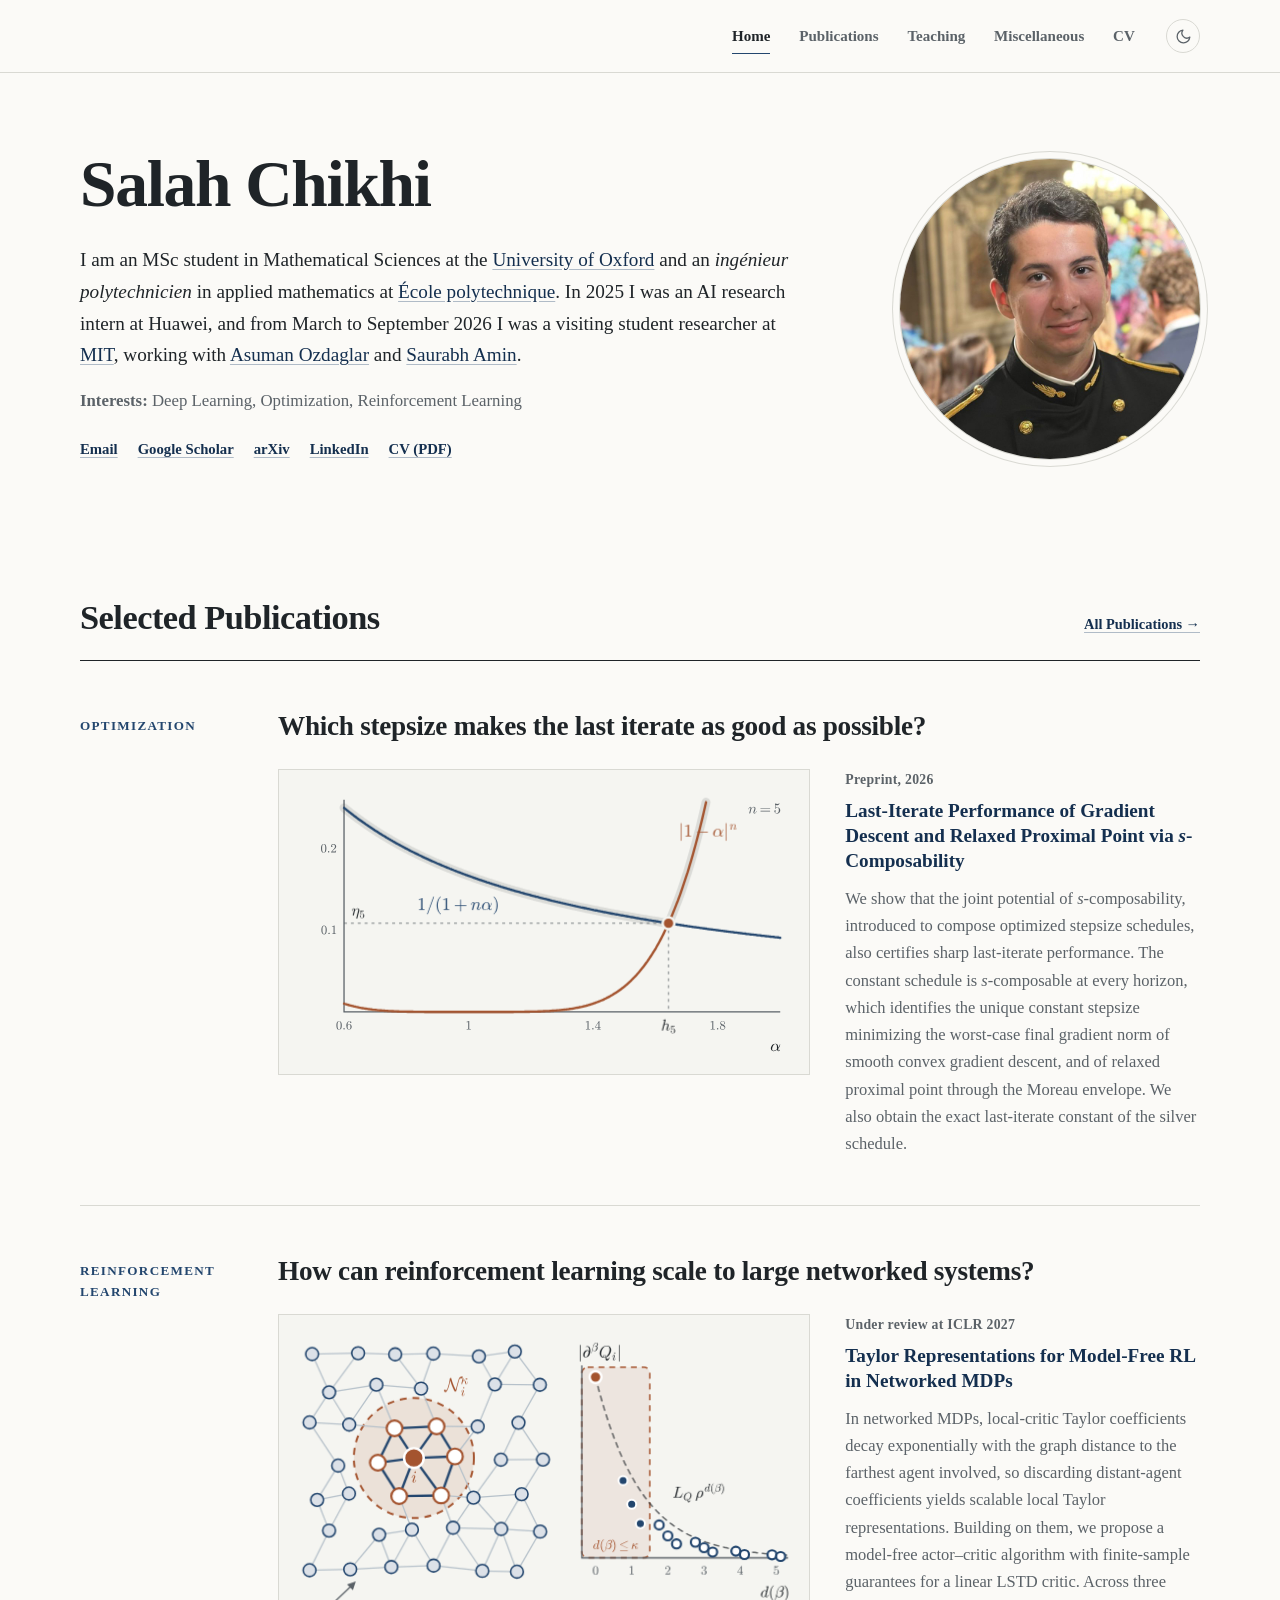
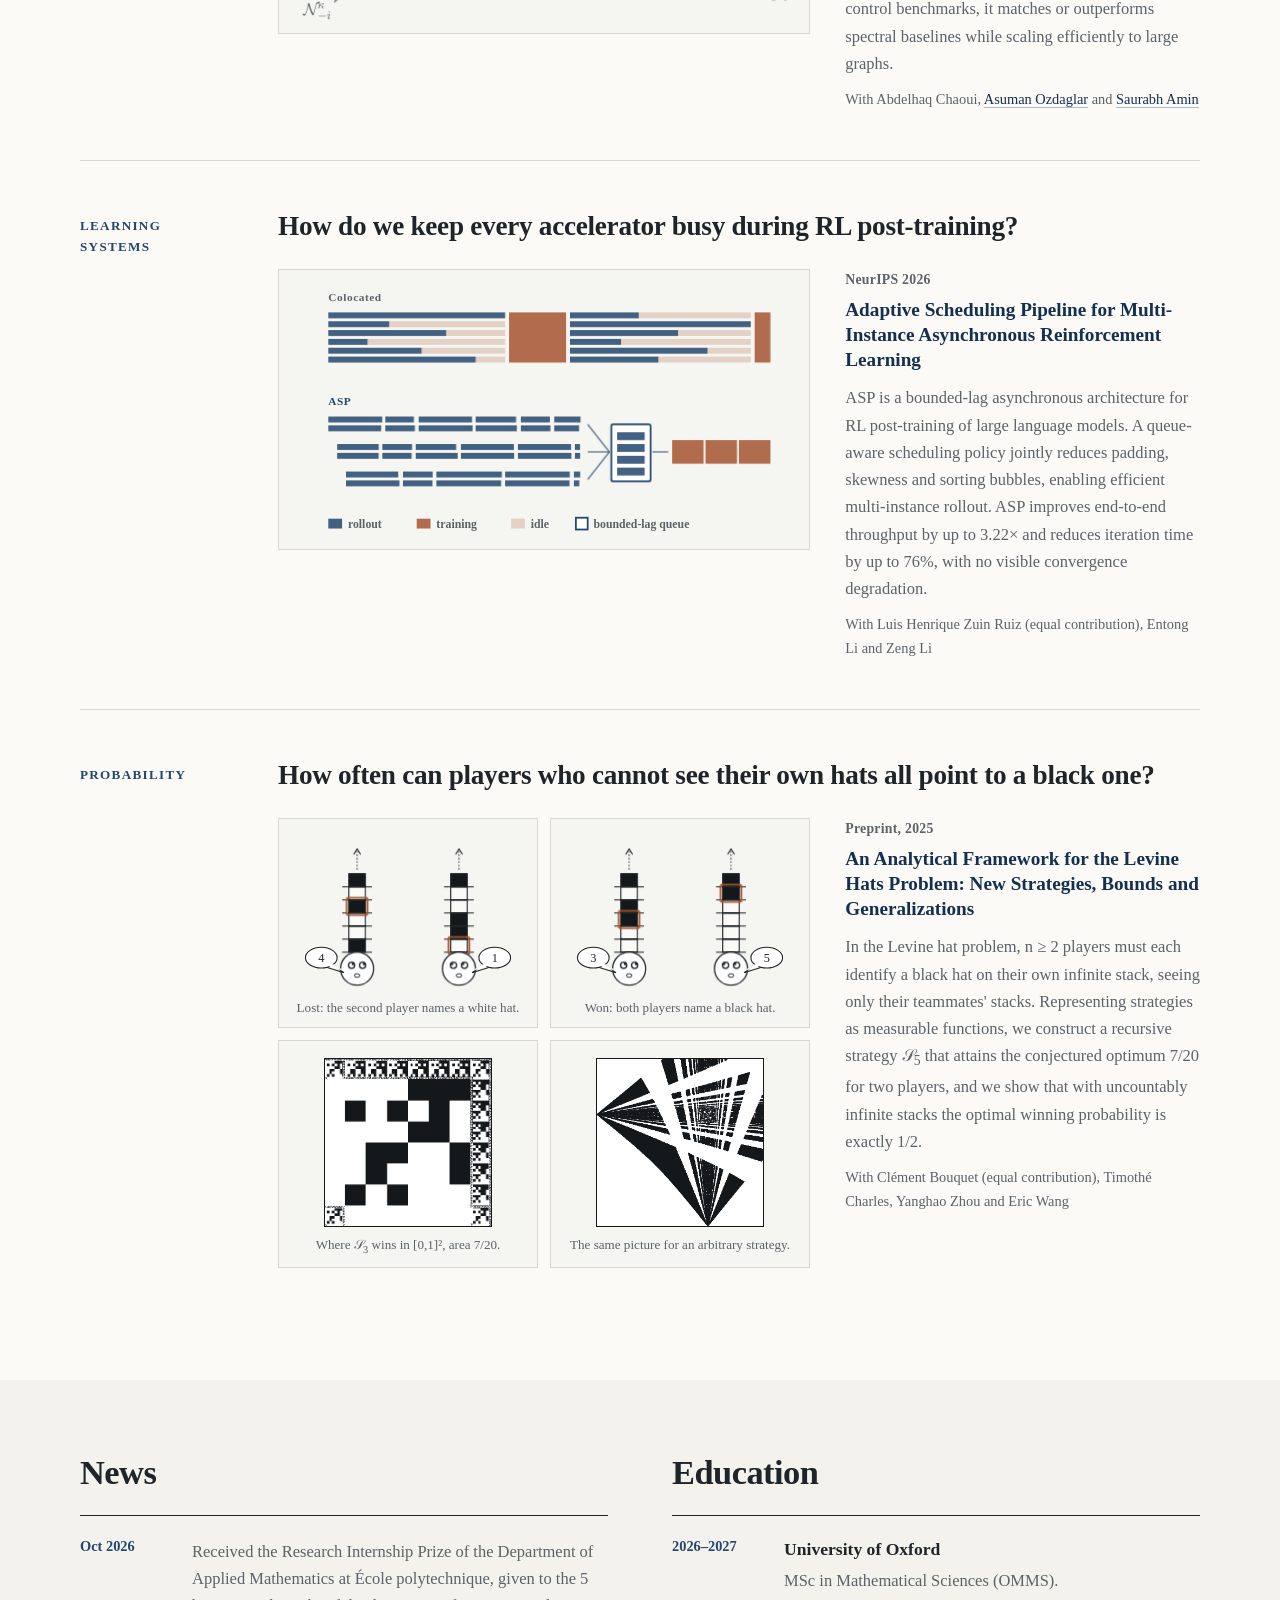
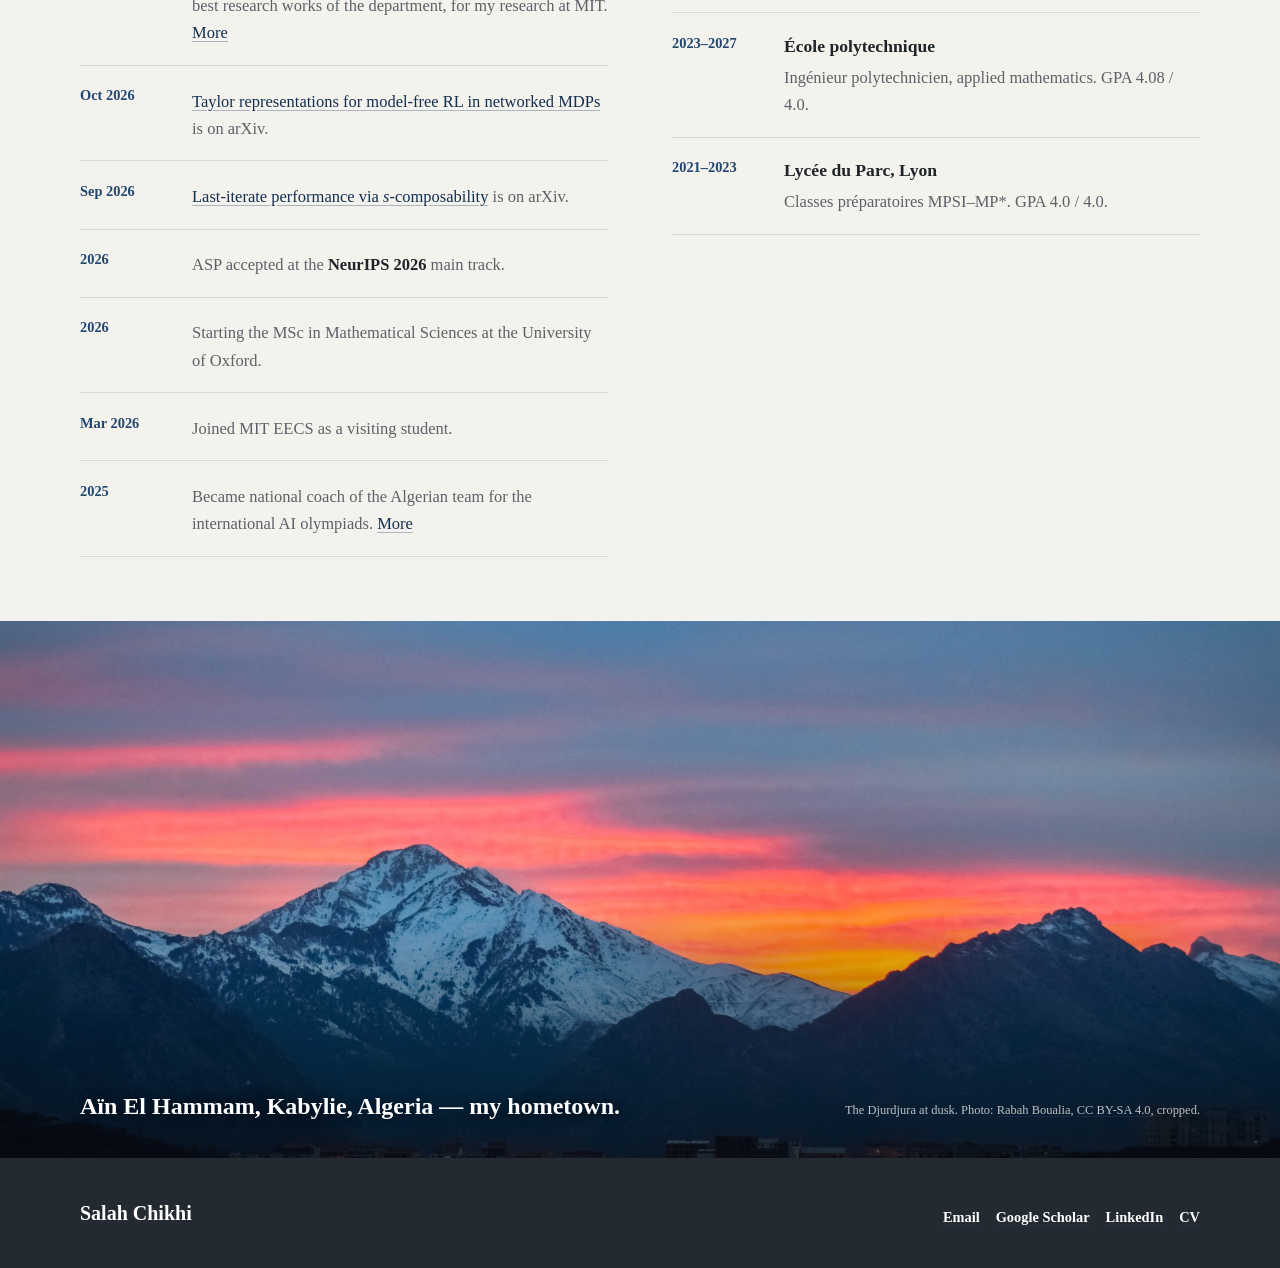
<file: index.html>
<!doctype html>
<html lang="en">
<head>
  <meta charset="utf-8">
  <meta name="viewport" content="width=device-width, initial-scale=1">
  <title>Salah Chikhi</title>
  <meta name="description" content="I am an MSc student in Mathematical Sciences at the University of Oxford and an ing&#233;nieur polytechnicien in applied mathematics at &#201;cole polytechnique.">
  <meta name="google-site-verification" content="NoFKglLWocQ3Qggm3pVqNF6FOyC3WvYvR712uhxYlXg">
  <meta name="theme-color" content="#fbfaf7" media="(prefers-color-scheme: light)">
  <meta name="theme-color" content="#15191d" media="(prefers-color-scheme: dark)">
  <script>
    (function () {
      function apply() {
        try {
          var t = localStorage.getItem("theme");
          if (t) document.documentElement.dataset.theme = t; else delete document.documentElement.dataset.theme;
        } catch (e) {}
      }
      apply();
      addEventListener("pageshow", function (e) { if (e.persisted) apply(); });
    })();
  </script>
  <script src="theme.js" defer></script>
  <meta property="og:type" content="website">
  <meta property="og:site_name" content="Salah Chikhi">
  <meta property="og:title" content="Salah Chikhi">
  <meta name="twitter:card" content="summary">
  <meta property="og:description" content="I am an MSc student in Mathematical Sciences at the University of Oxford and an ing&#233;nieur polytechnicien in applied mathematics at &#201;cole polytechnique.">
  <meta property="og:image" content="https://salah-chikhi.github.io/images/profile.jpg">
  <meta property="og:url" content="https://salah-chikhi.github.io/">
  <link rel="canonical" href="https://salah-chikhi.github.io/">
  <link rel="icon" href="favicon.svg" type="image/svg+xml">
  <link rel="stylesheet" href="site.css">
  <script type="application/ld+json">
  {
    "@context": "https://schema.org",
    "@type": "WebSite",
    "name": "Salah Chikhi",
    "alternateName": [
      "Salah R. Chikhi",
      "salah-chikhi.github.io"
    ],
    "url": "https://salah-chikhi.github.io/"
  }
  </script>
  <script type="application/ld+json">
  {
    "@context": "https://schema.org",
    "@type": "Person",
    "@id": "https://salah-chikhi.github.io/#person",
    "name": "Salah Chikhi",
    "alternateName": "Salah R. Chikhi",
    "url": "https://salah-chikhi.github.io/",
    "image": "https://salah-chikhi.github.io/images/profile.jpg",
    "description": "MSc student in Mathematical Sciences at the University of Oxford and ingénieur polytechnicien at École polytechnique, working on optimization, deep learning and reinforcement learning.",
    "affiliation": [
      {
        "@type": "CollegeOrUniversity",
        "name": "University of Oxford",
        "url": "https://www.maths.ox.ac.uk/"
      },
      {
        "@type": "CollegeOrUniversity",
        "name": "École polytechnique",
        "url": "https://www.polytechnique.edu/"
      }
    ],
    "alumniOf": [
      {
        "@type": "CollegeOrUniversity",
        "name": "Massachusetts Institute of Technology",
        "url": "https://www.eecs.mit.edu/"
      },
      {
        "@type": "School",
        "name": "Lycée du Parc"
      }
    ],
    "knowsAbout": [
      "Deep learning",
      "Optimization",
      "Reinforcement learning"
    ],
    "sameAs": [
      "https://scholar.google.com/citations?user=MFGI1vgAAAAJ",
      "https://www.linkedin.com/in/salah-chikhi-a50a50303/",
      "https://github.com/salah-chikhi"
    ]
  }
  </script>
</head>
<body>
  <a class="skip-link" href="#main">Skip to content</a>

  <header class="site-header home-header">
    <div class="shell nav-shell">
      <a class="wordmark" href="index.html">Salah Chikhi</a>
      <nav class="site-nav" aria-label="Primary navigation">
        <a class="active" href="index.html" aria-current="page">Home</a>
        <a href="publications.html">Publications</a>
        <a href="teaching.html">Teaching</a>
        <a href="misc.html">Miscellaneous</a>
        <a href="Salah_Chikhi_CV.pdf">CV</a>
        <button class="theme-toggle" type="button" aria-label="Switch to dark mode">
          <svg class="icon-moon" viewBox="0 0 24 24" aria-hidden="true"><path d="M21 12.79A9 9 0 1 1 11.21 3 7 7 0 0 0 21 12.79z"/></svg>
          <svg class="icon-sun" viewBox="0 0 24 24" aria-hidden="true"><circle cx="12" cy="12" r="4.5"/><path d="M12 1.5v2.2M12 20.3v2.2M4.6 4.6l1.5 1.5M17.9 17.9l1.5 1.5M1.5 12h2.2M20.3 12h2.2M4.6 19.4l1.5-1.5M17.9 6.1l1.5-1.5"/></svg>
        </button>
      </nav>
    </div>
  </header>

  <main id="main">
    <section class="profile-hero shell" aria-labelledby="profile-title">
      <div class="profile-copy">
        <h1 id="profile-title">Salah Chikhi</h1>
        <p class="profile-role">I am an MSc student in Mathematical Sciences at the <a href="https://www.maths.ox.ac.uk/">University of Oxford</a> and an <em>ingénieur polytechnicien</em> in applied mathematics at <a href="https://www.polytechnique.edu/">École polytechnique</a>. In 2025 I was an AI research intern at Huawei, and from March to September 2026 I was a visiting student researcher at <a href="https://www.eecs.mit.edu/">MIT</a>, working with <a href="https://asu.mit.edu/">Asuman Ozdaglar</a> and <a href="https://cee.mit.edu/people_individual/saurabh-amin/">Saurabh Amin</a>.</p>
        <p class="profile-research"><strong>Interests:</strong> Deep Learning, Optimization, Reinforcement Learning</p>
        <nav class="quick-links" aria-label="Contact and profile links">
          <a href="mailto:salah.chikhi@polytechnique.edu">Email</a>
          <a href="https://scholar.google.com/citations?user=MFGI1vgAAAAJ">Google Scholar</a>
          <a href="https://arxiv.org/search/?searchtype=author&amp;query=Chikhi%2C+Salah">arXiv</a>
          <a href="https://www.linkedin.com/in/salah-chikhi-a50a50303/">LinkedIn</a>
          <a href="Salah_Chikhi_CV.pdf">CV (PDF)</a>
        </nav>
      </div>
      <div class="profile-aside">
        <div class="portrait">
          <img src="images/profile.jpg" alt="Portrait of Salah Chikhi" width="800" height="800">
        </div>
      </div>
    </section>

    <section class="section-pad" id="research" aria-labelledby="research-heading">
      <div class="shell">
        <div class="section-heading">
          <h2 id="research-heading">Selected Publications</h2>
          <a href="publications.html">All Publications →</a>
        </div>

        <section class="research-topic" aria-labelledby="t-opt">
          <div class="topic-label"><p>Optimization</p></div>
          <div>
            <h3 id="t-opt">Which stepsize makes the last iterate as good as possible?</h3>
            <article class="home-paper">
              <figure class="work-concept"><!--FIG:opt--><svg viewBox="0 0 520 290" role="img" aria-labelledby="f-opt-t f-opt-d"><title id="f-opt-t">The optimal constant stepsize sits where two worst cases meet</title><desc id="f-opt-d">For n = 5 steps of gradient descent the worst-case final gradient is at least the larger of 1/(1+5α) and |1−α|^5. The two branches cross at α = h5 ≈ 1.6415, where the value is η5 ≈ 0.1086; the paper proves this value is attained and that h5 is the unique optimal constant stepsize.</desc><path class="d-axis" d="M56 20 V236 H500"/><path class="tex t-soft" transform="translate(56.0 254.0)" d="M-5.02 0.24Q-6.62 0.24 -7.19 -1.07Q-7.77 -2.39 -7.77 -4.20Q-7.77 -5.33 -7.56 -6.32Q-7.35 -7.32 -6.74 -8.01Q-6.13 -8.71 -5.02 -8.71Q-4.17 -8.71 -3.62 -8.29Q-3.08 -7.87 -2.79 -7.21Q-2.50 -6.54 -2.40 -5.79Q-2.29 -5.03 -2.29 -4.20Q-2.29 -3.08 -2.50 -2.10Q-2.71 -1.13 -3.31 -0.45Q-3.91 0.24 -5.02 0.24ZM-5.02 -0.10Q-4.30 -0.10 -3.95 -0.84Q-3.59 -1.59 -3.51 -2.49Q-3.42 -3.39 -3.42 -4.41Q-3.42 -5.38 -3.51 -6.21Q-3.59 -7.03 -3.94 -7.70Q-4.29 -8.37 -5.02 -8.37Q-5.76 -8.37 -6.11 -7.70Q-6.47 -7.03 -6.55 -6.20Q-6.64 -5.38 -6.64 -4.41Q-6.64 -3.68 -6.60 -3.04Q-6.57 -2.40 -6.41 -1.72Q-6.26 -1.03 -5.92 -0.57Q-5.58 -0.10 -5.02 -0.10ZM-0.68 -0.77Q-0.68 -1.06 -0.47 -1.27Q-0.25 -1.48 0.04 -1.48Q0.21 -1.48 0.38 -1.38Q0.56 -1.29 0.65 -1.12Q0.75 -0.95 0.75 -0.77Q0.75 -0.48 0.54 -0.27Q0.33 -0.05 0.04 -0.05Q-0.25 -0.05 -0.47 -0.27Q-0.68 -0.48 -0.68 -0.77ZM5.07 0.24Q4.27 0.24 3.73 -0.19Q3.19 -0.62 2.89 -1.30Q2.60 -1.99 2.49 -2.74Q2.37 -3.49 2.37 -4.25Q2.37 -5.28 2.77 -6.32Q3.17 -7.35 3.95 -8.03Q4.73 -8.71 5.79 -8.71Q6.24 -8.71 6.62 -8.54Q7.00 -8.37 7.22 -8.05Q7.44 -7.72 7.44 -7.26Q7.44 -6.99 7.26 -6.81Q7.08 -6.63 6.81 -6.63Q6.56 -6.63 6.37 -6.81Q6.19 -7.00 6.19 -7.26Q6.19 -7.51 6.37 -7.69Q6.56 -7.88 6.81 -7.88L6.88 -7.88Q6.72 -8.11 6.42 -8.22Q6.12 -8.33 5.79 -8.33Q5.40 -8.33 5.06 -8.16Q4.73 -7.99 4.47 -7.70Q4.20 -7.41 4.02 -7.05Q3.84 -6.70 3.74 -6.25Q3.65 -5.80 3.62 -5.41Q3.60 -5.02 3.60 -4.42Q3.82 -4.95 4.24 -5.29Q4.66 -5.63 5.19 -5.63Q5.77 -5.63 6.24 -5.40Q6.72 -5.16 7.06 -4.75Q7.40 -4.33 7.59 -3.79Q7.77 -3.26 7.77 -2.72Q7.77 -1.96 7.43 -1.27Q7.09 -0.58 6.47 -0.17Q5.85 0.24 5.07 0.24ZM5.07 -0.18Q5.58 -0.18 5.88 -0.41Q6.19 -0.64 6.33 -1.01Q6.47 -1.39 6.51 -1.77Q6.54 -2.16 6.54 -2.72Q6.54 -3.45 6.47 -3.97Q6.40 -4.50 6.09 -4.89Q5.78 -5.29 5.14 -5.29Q4.61 -5.29 4.27 -4.93Q3.93 -4.58 3.78 -4.03Q3.62 -3.49 3.62 -2.99Q3.62 -2.82 3.63 -2.73Q3.63 -2.71 3.63 -2.70Q3.63 -2.69 3.62 -2.67Q3.62 -2.11 3.73 -1.54Q3.85 -0.96 4.17 -0.57Q4.50 -0.18 5.07 -0.18Z"/><path class="tex t-soft" transform="translate(182.9 254.0)" d="M-2.09 -0.05L-2.09 -0.51Q-0.47 -0.51 -0.47 -0.92L-0.47 -7.75Q-1.14 -7.42 -2.17 -7.42L-2.17 -7.88Q-0.58 -7.88 0.24 -8.71L0.42 -8.71Q0.46 -8.71 0.50 -8.67Q0.55 -8.64 0.55 -8.59L0.55 -0.92Q0.55 -0.51 2.17 -0.51L2.17 -0.05L-2.09 -0.05Z"/><path class="tex t-soft" transform="translate(309.7 254.0)" d="M-7.47 -0.05L-7.47 -0.51Q-5.85 -0.51 -5.85 -0.92L-5.85 -7.75Q-6.52 -7.42 -7.55 -7.42L-7.55 -7.88Q-5.95 -7.88 -5.14 -8.71L-4.96 -8.71Q-4.91 -8.71 -4.87 -8.67Q-4.83 -8.64 -4.83 -8.59L-4.83 -0.92Q-4.83 -0.51 -3.21 -0.51L-3.21 -0.05L-7.47 -0.05ZM-1.08 -0.77Q-1.08 -1.06 -0.87 -1.27Q-0.65 -1.48 -0.37 -1.48Q-0.19 -1.48 -0.02 -1.38Q0.15 -1.29 0.25 -1.12Q0.34 -0.95 0.34 -0.77Q0.34 -0.48 0.13 -0.27Q-0.08 -0.05 -0.37 -0.05Q-0.65 -0.05 -0.87 -0.27Q-1.08 -0.48 -1.08 -0.77ZM1.78 -2.20L1.78 -2.65L5.80 -8.64Q5.85 -8.71 5.94 -8.71L6.13 -8.71Q6.27 -8.71 6.27 -8.56L6.27 -2.65L7.55 -2.65L7.55 -2.20L6.27 -2.20L6.27 -0.92Q6.27 -0.65 6.65 -0.58Q7.03 -0.51 7.53 -0.51L7.53 -0.05L3.95 -0.05L3.95 -0.51Q4.46 -0.51 4.84 -0.58Q5.22 -0.65 5.22 -0.92L5.22 -2.20L1.78 -2.20ZM2.22 -2.65L5.29 -2.65L5.29 -7.26L2.22 -2.65Z"/><path class="tex t-soft" transform="translate(436.6 254.0)" d="M-7.38 -0.05L-7.38 -0.51Q-5.75 -0.51 -5.75 -0.92L-5.75 -7.75Q-6.43 -7.42 -7.46 -7.42L-7.46 -7.88Q-5.86 -7.88 -5.05 -8.71L-4.87 -8.71Q-4.82 -8.71 -4.78 -8.67Q-4.74 -8.64 -4.74 -8.59L-4.74 -0.92Q-4.74 -0.51 -3.11 -0.51L-3.11 -0.05L-7.38 -0.05ZM-0.99 -0.77Q-0.99 -1.06 -0.78 -1.27Q-0.56 -1.48 -0.28 -1.48Q-0.10 -1.48 0.07 -1.38Q0.24 -1.29 0.34 -1.12Q0.44 -0.95 0.44 -0.77Q0.44 -0.48 0.22 -0.27Q0.02 -0.05 -0.28 -0.05Q-0.56 -0.05 -0.78 -0.27Q-0.99 -0.48 -0.99 -0.77ZM2.06 -2.03Q2.06 -2.81 2.57 -3.40Q3.09 -4.01 3.89 -4.41L3.41 -4.72Q2.97 -5.01 2.69 -5.49Q2.41 -5.98 2.41 -6.51Q2.41 -7.14 2.74 -7.64Q3.06 -8.14 3.61 -8.42Q4.15 -8.71 4.76 -8.71Q5.34 -8.71 5.88 -8.47Q6.42 -8.24 6.76 -7.80Q7.11 -7.36 7.11 -6.76Q7.11 -6.32 6.90 -5.95Q6.69 -5.57 6.33 -5.28Q5.98 -4.98 5.57 -4.77L6.31 -4.29Q6.83 -3.95 7.14 -3.41Q7.46 -2.86 7.46 -2.26Q7.46 -1.56 7.08 -0.98Q6.70 -0.40 6.08 -0.08Q5.46 0.24 4.76 0.24Q4.09 0.24 3.47 -0.04Q2.84 -0.31 2.45 -0.83Q2.06 -1.35 2.06 -2.03ZM2.77 -2.03Q2.77 -1.51 3.05 -1.08Q3.33 -0.66 3.79 -0.42Q4.26 -0.18 4.76 -0.18Q5.52 -0.18 6.14 -0.62Q6.75 -1.06 6.75 -1.79Q6.75 -2.04 6.65 -2.28Q6.55 -2.53 6.38 -2.73Q6.20 -2.93 5.99 -3.05L4.24 -4.18Q3.84 -3.97 3.50 -3.64Q3.16 -3.31 2.96 -2.89Q2.77 -2.48 2.77 -2.03ZM3.66 -5.99L5.23 -4.98Q5.78 -5.29 6.13 -5.74Q6.48 -6.20 6.48 -6.76Q6.48 -7.20 6.23 -7.56Q5.99 -7.93 5.59 -8.13Q5.20 -8.33 4.75 -8.33Q4.36 -8.33 3.96 -8.18Q3.56 -8.03 3.30 -7.73Q3.04 -7.43 3.04 -7.02Q3.04 -6.41 3.66 -5.99Z"/><path class="tex t-soft" transform="translate(48.0 156.9)" d="M-12.32 0.24Q-13.91 0.24 -14.49 -1.07Q-15.06 -2.39 -15.06 -4.20Q-15.06 -5.33 -14.86 -6.32Q-14.65 -7.32 -14.04 -8.01Q-13.43 -8.71 -12.32 -8.71Q-11.46 -8.71 -10.92 -8.29Q-10.37 -7.87 -10.09 -7.21Q-9.80 -6.54 -9.70 -5.79Q-9.59 -5.03 -9.59 -4.20Q-9.59 -3.08 -9.80 -2.10Q-10.00 -1.13 -10.61 -0.45Q-11.21 0.24 -12.32 0.24ZM-12.32 -0.10Q-11.60 -0.10 -11.24 -0.84Q-10.89 -1.59 -10.80 -2.49Q-10.72 -3.39 -10.72 -4.41Q-10.72 -5.38 -10.80 -6.21Q-10.89 -7.03 -11.24 -7.70Q-11.59 -8.37 -12.32 -8.37Q-13.06 -8.37 -13.41 -7.70Q-13.77 -7.03 -13.85 -6.20Q-13.93 -5.38 -13.93 -4.41Q-13.93 -3.68 -13.90 -3.04Q-13.86 -2.40 -13.71 -1.72Q-13.56 -1.03 -13.22 -0.57Q-12.88 -0.10 -12.32 -0.10ZM-7.98 -0.77Q-7.98 -1.06 -7.76 -1.27Q-7.55 -1.48 -7.26 -1.48Q-7.08 -1.48 -6.91 -1.38Q-6.74 -1.29 -6.65 -1.12Q-6.55 -0.95 -6.55 -0.77Q-6.55 -0.48 -6.76 -0.27Q-6.97 -0.05 -7.26 -0.05Q-7.55 -0.05 -7.76 -0.27Q-7.98 -0.48 -7.98 -0.77ZM-4.27 -0.05L-4.27 -0.51Q-2.64 -0.51 -2.64 -0.92L-2.64 -7.75Q-3.31 -7.42 -4.34 -7.42L-4.34 -7.88Q-2.75 -7.88 -1.94 -8.71L-1.75 -8.71Q-1.71 -8.71 -1.67 -8.67Q-1.62 -8.64 -1.62 -8.59L-1.62 -0.92Q-1.62 -0.51 0.00 -0.51L0.00 -0.05L-4.27 -0.05Z"/><path class="tex t-soft" transform="translate(48.0 73.8)" d="M-12.69 0.24Q-14.28 0.24 -14.86 -1.07Q-15.43 -2.39 -15.43 -4.20Q-15.43 -5.33 -15.23 -6.32Q-15.02 -7.32 -14.41 -8.01Q-13.79 -8.71 -12.69 -8.71Q-11.83 -8.71 -11.29 -8.29Q-10.74 -7.87 -10.45 -7.21Q-10.17 -6.54 -10.06 -5.79Q-9.96 -5.03 -9.96 -4.20Q-9.96 -3.08 -10.17 -2.10Q-10.37 -1.13 -10.97 -0.45Q-11.58 0.24 -12.69 0.24ZM-12.69 -0.10Q-11.97 -0.10 -11.61 -0.84Q-11.25 -1.59 -11.17 -2.49Q-11.09 -3.39 -11.09 -4.41Q-11.09 -5.38 -11.17 -6.21Q-11.25 -7.03 -11.61 -7.70Q-11.96 -8.37 -12.69 -8.37Q-13.42 -8.37 -13.78 -7.70Q-14.14 -7.03 -14.22 -6.20Q-14.30 -5.38 -14.30 -4.41Q-14.30 -3.68 -14.27 -3.04Q-14.23 -2.40 -14.08 -1.72Q-13.93 -1.03 -13.59 -0.57Q-13.25 -0.10 -12.69 -0.10ZM-8.35 -0.77Q-8.35 -1.06 -8.13 -1.27Q-7.92 -1.48 -7.63 -1.48Q-7.45 -1.48 -7.28 -1.38Q-7.11 -1.29 -7.01 -1.12Q-6.92 -0.95 -6.92 -0.77Q-6.92 -0.48 -7.13 -0.27Q-7.34 -0.05 -7.63 -0.05Q-7.92 -0.05 -8.13 -0.27Q-8.35 -0.48 -8.35 -0.77ZM-5.19 -0.05L-5.19 -0.40Q-5.19 -0.43 -5.17 -0.47L-3.15 -2.70Q-2.69 -3.20 -2.41 -3.53Q-2.12 -3.87 -1.84 -4.31Q-1.56 -4.75 -1.40 -5.20Q-1.24 -5.66 -1.24 -6.16Q-1.24 -6.70 -1.43 -7.18Q-1.63 -7.67 -2.02 -7.96Q-2.41 -8.25 -2.96 -8.25Q-3.53 -8.25 -3.98 -7.91Q-4.43 -7.57 -4.62 -7.03Q-4.56 -7.05 -4.47 -7.05Q-4.18 -7.05 -3.98 -6.85Q-3.77 -6.65 -3.77 -6.34Q-3.77 -6.04 -3.98 -5.84Q-4.18 -5.63 -4.47 -5.63Q-4.78 -5.63 -4.99 -5.84Q-5.19 -6.06 -5.19 -6.34Q-5.19 -6.83 -5.01 -7.26Q-4.82 -7.69 -4.48 -8.02Q-4.13 -8.35 -3.70 -8.53Q-3.26 -8.71 -2.77 -8.71Q-2.03 -8.71 -1.39 -8.40Q-0.75 -8.08 -0.38 -7.51Q0.00 -6.93 0.00 -6.16Q0.00 -5.60 -0.25 -5.09Q-0.50 -4.58 -0.88 -4.17Q-1.27 -3.75 -1.87 -3.22Q-2.48 -2.70 -2.66 -2.52L-4.14 -1.10L-2.89 -1.10Q-1.97 -1.10 -1.35 -1.12Q-0.73 -1.14 -0.69 -1.17Q-0.54 -1.33 -0.38 -2.37L0.00 -2.37L-0.37 -0.05L-5.19 -0.05Z"/><polyline class="c-band" data-a="fade" style="--d:1.10s" points="56,28.3 57.1,29.2 58.2,30.1 59.3,31 60.4,31.9 61.5,32.8 62.7,33.6 63.8,34.5 64.9,35.3 66,36.2 67.1,37 68.2,37.8 69.3,38.7 70.4,39.5 71.5,40.3 72.7,41.1 73.8,41.9 74.9,42.7 76,43.5 77.1,44.2 78.2,45 79.3,45.8 80.4,46.5 81.5,47.3 82.6,48 83.8,48.8 84.9,49.5 86,50.2 87.1,51 88.2,51.7 89.3,52.4 90.4,53.1 91.5,53.8 92.6,54.5 93.7,55.2 94.8,55.9 96,56.6 97.1,57.2 98.2,57.9 99.3,58.6 100.4,59.2 101.5,59.9 102.6,60.5 103.7,61.2 104.8,61.8 105.9,62.5 107.1,63.1 108.2,63.7 109.3,64.4 110.4,65 111.5,65.6 112.6,66.2 113.7,66.8 114.8,67.4 115.9,68 117.1,68.6 118.2,69.2 119.3,69.8 120.4,70.3 121.5,70.9 122.6,71.5 123.7,72.1 124.8,72.6 125.9,73.2 127,73.7 128.2,74.3 129.3,74.8 130.4,75.4 131.5,75.9 132.6,76.5 133.7,77 134.8,77.5 135.9,78.1 137,78.6 138.1,79.1 139.3,79.6 140.4,80.1 141.5,80.6 142.6,81.2 143.7,81.7 144.8,82.2 145.9,82.7 147,83.1 148.1,83.6 149.2,84.1 150.3,84.6 151.5,85.1 152.6,85.6 153.7,86 154.8,86.5 155.9,87 157,87.4 158.1,87.9 159.2,88.4 160.3,88.8 161.4,89.3 162.6,89.7 163.7,90.2 164.8,90.6 165.9,91.1 167,91.5 168.1,92 169.2,92.4 170.3,92.8 171.4,93.3 172.6,93.7 173.7,94.1 174.8,94.5 175.9,95 177,95.4 178.1,95.8 179.2,96.2 180.3,96.6 181.4,97 182.5,97.4 183.6,97.8 184.8,98.2 185.9,98.6 187,99 188.1,99.4 189.2,99.8 190.3,100.2 191.4,100.6 192.5,101 193.6,101.4 194.8,101.7 195.9,102.1 197,102.5 198.1,102.9 199.2,103.2 200.3,103.6 201.4,104 202.5,104.3 203.6,104.7 204.7,105.1 205.9,105.4 207,105.8 208.1,106.1 209.2,106.5 210.3,106.8 211.4,107.2 212.5,107.5 213.6,107.9 214.7,108.2 215.8,108.6 216.9,108.9 218.1,109.3 219.2,109.6 220.3,109.9 221.4,110.3 222.5,110.6 223.6,110.9 224.7,111.3 225.8,111.6 226.9,111.9 228.1,112.2 229.2,112.6 230.3,112.9 231.4,113.2 232.5,113.5 233.6,113.8 234.7,114.1 235.8,114.5 236.9,114.8 238,115.1 239.1,115.4 240.3,115.7 241.4,116 242.5,116.3 243.6,116.6 244.7,116.9 245.8,117.2 246.9,117.5 248,117.8 249.1,118.1 250.2,118.4 251.4,118.7 252.5,118.9 253.6,119.2 254.7,119.5 255.8,119.8 256.9,120.1 258,120.4 259.1,120.7 260.2,120.9 261.4,121.2 262.5,121.5 263.6,121.8 264.7,122 265.8,122.3 266.9,122.6 268,122.9 269.1,123.1 270.2,123.4 271.3,123.7 272.5,123.9 273.6,124.2 274.7,124.4 275.8,124.7 276.9,125 278,125.2 279.1,125.5 280.2,125.7 281.3,126 282.4,126.3 283.5,126.5 284.7,126.8 285.8,127 286.9,127.3 288,127.5 289.1,127.8 290.2,128 291.3,128.2 292.4,128.5 293.5,128.7 294.7,129 295.8,129.2 296.9,129.5 298,129.7 299.1,129.9 300.2,130.2 301.3,130.4 302.4,130.6 303.5,130.9 304.6,131.1 305.8,131.3 306.9,131.6 308,131.8 309.1,132 310.2,132.3 311.3,132.5 312.4,132.7 313.5,132.9 314.6,133.2 315.7,133.4 316.8,133.6 318,133.8 319.1,134 320.2,134.3 321.3,134.5 322.4,134.7 323.5,134.9 324.6,135.1 325.7,135.3 326.8,135.5 328,135.8 329.1,136 330.2,136.2 331.3,136.4 332.4,136.6 333.5,136.8 334.6,137 335.7,137.2 336.8,137.4 337.9,137.6 339.1,137.8 340.2,138 341.3,138.2 342.4,138.4 343.5,138.6 344.6,138.8 345.7,139 346.8,139.2 347.9,139.4 349,139.6 350.1,139.8 351.3,140 352.4,140.2 353.5,140.4 354.6,140.6 355.7,140.8 356.8,141 357.9,141.2 359,141.4 360.1,141.5 361.3,141.7 362.4,141.9 363.5,142.1 364.6,142.3 365.7,142.5 366.8,142.7 367.9,142.8 369,143 370.1,143.2 371.2,143.4 372.4,143.6 373.5,143.7 374.6,143.9 375.7,144.1 376.8,144.3 377.9,144.5 379,144.6 380.1,144.8 381.2,145 382.3,145.2 383.4,145.3 384.6,145.5 385.7,145.7 386.8,144.7 387.9,142.2 389,139.6 390.1,137 391.2,134.3 392.3,131.6 393.4,128.8 394.5,125.9 395.7,123 396.8,120 397.9,117 399,113.9 400.1,110.7 401.2,107.5 402.3,104.2 403.4,100.8 404.5,97.4 405.7,93.9 406.8,90.3 407.9,86.6 409,82.9 410.1,79.1 411.2,75.3 412.3,71.3 413.4,67.3 414.5,63.2 415.6,59 416.7,54.7 417.9,50.4 419,46 420.1,41.5 421.2,36.9 422.3,32.2 423.4,27.4 424.5,22.6"/><polyline class="c-accent c-mid" data-a="draw" style="--d:0.00s" pathLength="1" points="56,28.3 57.1,29.2 58.2,30.1 59.3,31 60.4,31.9 61.5,32.8 62.7,33.6 63.8,34.5 64.9,35.3 66,36.2 67.1,37 68.2,37.8 69.3,38.7 70.4,39.5 71.5,40.3 72.7,41.1 73.8,41.9 74.9,42.7 76,43.5 77.1,44.2 78.2,45 79.3,45.8 80.4,46.5 81.5,47.3 82.6,48 83.8,48.8 84.9,49.5 86,50.2 87.1,51 88.2,51.7 89.3,52.4 90.4,53.1 91.5,53.8 92.6,54.5 93.7,55.2 94.8,55.9 96,56.6 97.1,57.2 98.2,57.9 99.3,58.6 100.4,59.2 101.5,59.9 102.6,60.5 103.7,61.2 104.8,61.8 105.9,62.5 107.1,63.1 108.2,63.7 109.3,64.4 110.4,65 111.5,65.6 112.6,66.2 113.7,66.8 114.8,67.4 115.9,68 117.1,68.6 118.2,69.2 119.3,69.8 120.4,70.3 121.5,70.9 122.6,71.5 123.7,72.1 124.8,72.6 125.9,73.2 127,73.7 128.2,74.3 129.3,74.8 130.4,75.4 131.5,75.9 132.6,76.5 133.7,77 134.8,77.5 135.9,78.1 137,78.6 138.1,79.1 139.3,79.6 140.4,80.1 141.5,80.6 142.6,81.2 143.7,81.7 144.8,82.2 145.9,82.7 147,83.1 148.1,83.6 149.2,84.1 150.3,84.6 151.5,85.1 152.6,85.6 153.7,86 154.8,86.5 155.9,87 157,87.4 158.1,87.9 159.2,88.4 160.3,88.8 161.4,89.3 162.6,89.7 163.7,90.2 164.8,90.6 165.9,91.1 167,91.5 168.1,92 169.2,92.4 170.3,92.8 171.4,93.3 172.6,93.7 173.7,94.1 174.8,94.5 175.9,95 177,95.4 178.1,95.8 179.2,96.2 180.3,96.6 181.4,97 182.5,97.4 183.6,97.8 184.8,98.2 185.9,98.6 187,99 188.1,99.4 189.2,99.8 190.3,100.2 191.4,100.6 192.5,101 193.6,101.4 194.8,101.7 195.9,102.1 197,102.5 198.1,102.9 199.2,103.2 200.3,103.6 201.4,104 202.5,104.3 203.6,104.7 204.7,105.1 205.9,105.4 207,105.8 208.1,106.1 209.2,106.5 210.3,106.8 211.4,107.2 212.5,107.5 213.6,107.9 214.7,108.2 215.8,108.6 216.9,108.9 218.1,109.3 219.2,109.6 220.3,109.9 221.4,110.3 222.5,110.6 223.6,110.9 224.7,111.3 225.8,111.6 226.9,111.9 228.1,112.2 229.2,112.6 230.3,112.9 231.4,113.2 232.5,113.5 233.6,113.8 234.7,114.1 235.8,114.5 236.9,114.8 238,115.1 239.1,115.4 240.3,115.7 241.4,116 242.5,116.3 243.6,116.6 244.7,116.9 245.8,117.2 246.9,117.5 248,117.8 249.1,118.1 250.2,118.4 251.4,118.7 252.5,118.9 253.6,119.2 254.7,119.5 255.8,119.8 256.9,120.1 258,120.4 259.1,120.7 260.2,120.9 261.4,121.2 262.5,121.5 263.6,121.8 264.7,122 265.8,122.3 266.9,122.6 268,122.9 269.1,123.1 270.2,123.4 271.3,123.7 272.5,123.9 273.6,124.2 274.7,124.4 275.8,124.7 276.9,125 278,125.2 279.1,125.5 280.2,125.7 281.3,126 282.4,126.3 283.5,126.5 284.7,126.8 285.8,127 286.9,127.3 288,127.5 289.1,127.8 290.2,128 291.3,128.2 292.4,128.5 293.5,128.7 294.7,129 295.8,129.2 296.9,129.5 298,129.7 299.1,129.9 300.2,130.2 301.3,130.4 302.4,130.6 303.5,130.9 304.6,131.1 305.8,131.3 306.9,131.6 308,131.8 309.1,132 310.2,132.3 311.3,132.5 312.4,132.7 313.5,132.9 314.6,133.2 315.7,133.4 316.8,133.6 318,133.8 319.1,134 320.2,134.3 321.3,134.5 322.4,134.7 323.5,134.9 324.6,135.1 325.7,135.3 326.8,135.5 328,135.8 329.1,136 330.2,136.2 331.3,136.4 332.4,136.6 333.5,136.8 334.6,137 335.7,137.2 336.8,137.4 337.9,137.6 339.1,137.8 340.2,138 341.3,138.2 342.4,138.4 343.5,138.6 344.6,138.8 345.7,139 346.8,139.2 347.9,139.4 349,139.6 350.1,139.8 351.3,140 352.4,140.2 353.5,140.4 354.6,140.6 355.7,140.8 356.8,141 357.9,141.2 359,141.4 360.1,141.5 361.3,141.7 362.4,141.9 363.5,142.1 364.6,142.3 365.7,142.5 366.8,142.7 367.9,142.8 369,143 370.1,143.2 371.2,143.4 372.4,143.6 373.5,143.7 374.6,143.9 375.7,144.1 376.8,144.3 377.9,144.5 379,144.6 380.1,144.8 381.2,145 382.3,145.2 383.4,145.3 384.6,145.5 385.7,145.7 386.8,145.8 387.9,146 389,146.2 390.1,146.4 391.2,146.5 392.3,146.7 393.4,146.9 394.5,147 395.7,147.2 396.8,147.4 397.9,147.5 399,147.7 400.1,147.9 401.2,148 402.3,148.2 403.4,148.3 404.5,148.5 405.7,148.7 406.8,148.8 407.9,149 409,149.1 410.1,149.3 411.2,149.5 412.3,149.6 413.4,149.8 414.5,149.9 415.6,150.1 416.7,150.2 417.9,150.4 419,150.6 420.1,150.7 421.2,150.9 422.3,151 423.4,151.2 424.5,151.3 425.6,151.5 426.7,151.6 427.8,151.8 429,151.9 430.1,152.1 431.2,152.2 432.3,152.4 433.4,152.5 434.5,152.7 435.6,152.8 436.7,152.9 437.8,153.1 438.9,153.2 440.1,153.4 441.2,153.5 442.3,153.7 443.4,153.8 444.5,153.9 445.6,154.1 446.7,154.2 447.8,154.4 448.9,154.5 450,154.7 451.2,154.8 452.3,154.9 453.4,155.1 454.5,155.2 455.6,155.3 456.7,155.5 457.8,155.6 458.9,155.8 460,155.9 461.1,156 462.3,156.2 463.4,156.3 464.5,156.4 465.6,156.6 466.7,156.7 467.8,156.8 468.9,157 470,157.1 471.1,157.2 472.3,157.3 473.4,157.5 474.5,157.6 475.6,157.7 476.7,157.9 477.8,158 478.9,158.1 480,158.2 481.1,158.4 482.2,158.5 483.3,158.6 484.5,158.8 485.6,158.9 486.7,159 487.8,159.1 488.9,159.3 490,159.4 491.1,159.5 492.2,159.6 493.3,159.7 494.4,159.9 495.6,160 496.7,160.1 497.8,160.2 498.9,160.4 500,160.5"/><polyline class="c-warm c-mid" data-a="draw" style="--d:0.35s" pathLength="1" points="56,227.5 57.1,227.9 58.2,228.2 59.3,228.6 60.4,228.9 61.5,229.2 62.7,229.5 63.8,229.8 64.9,230.1 66,230.4 67.1,230.6 68.2,230.9 69.3,231.1 70.4,231.3 71.5,231.6 72.7,231.8 73.8,232 74.9,232.2 76,232.4 77.1,232.6 78.2,232.7 79.3,232.9 80.4,233.1 81.5,233.2 82.6,233.4 83.8,233.5 84.9,233.7 86,233.8 87.1,233.9 88.2,234 89.3,234.1 90.4,234.3 91.5,234.4 92.6,234.5 93.7,234.5 94.8,234.6 96,234.7 97.1,234.8 98.2,234.9 99.3,234.9 100.4,235 101.5,235.1 102.6,235.1 103.7,235.2 104.8,235.3 105.9,235.3 107.1,235.4 108.2,235.4 109.3,235.4 110.4,235.5 111.5,235.5 112.6,235.6 113.7,235.6 114.8,235.6 115.9,235.7 117.1,235.7 118.2,235.7 119.3,235.7 120.4,235.8 121.5,235.8 122.6,235.8 123.7,235.8 124.8,235.8 125.9,235.8 127,235.9 128.2,235.9 129.3,235.9 130.4,235.9 131.5,235.9 132.6,235.9 133.7,235.9 134.8,235.9 135.9,235.9 137,235.9 138.1,236 139.3,236 140.4,236 141.5,236 142.6,236 143.7,236 144.8,236 145.9,236 147,236 148.1,236 149.2,236 150.3,236 151.5,236 152.6,236 153.7,236 154.8,236 155.9,236 157,236 158.1,236 159.2,236 160.3,236 161.4,236 162.6,236 163.7,236 164.8,236 165.9,236 167,236 168.1,236 169.2,236 170.3,236 171.4,236 172.6,236 173.7,236 174.8,236 175.9,236 177,236 178.1,236 179.2,236 180.3,236 181.4,236 182.5,236 183.6,236 184.8,236 185.9,236 187,236 188.1,236 189.2,236 190.3,236 191.4,236 192.5,236 193.6,236 194.8,236 195.9,236 197,236 198.1,236 199.2,236 200.3,236 201.4,236 202.5,236 203.6,236 204.7,236 205.9,236 207,236 208.1,236 209.2,236 210.3,236 211.4,236 212.5,236 213.6,236 214.7,236 215.8,236 216.9,236 218.1,236 219.2,236 220.3,236 221.4,236 222.5,236 223.6,236 224.7,236 225.8,236 226.9,236 228.1,236 229.2,235.9 230.3,235.9 231.4,235.9 232.5,235.9 233.6,235.9 234.7,235.9 235.8,235.9 236.9,235.9 238,235.9 239.1,235.9 240.3,235.8 241.4,235.8 242.5,235.8 243.6,235.8 244.7,235.8 245.8,235.7 246.9,235.7 248,235.7 249.1,235.7 250.2,235.6 251.4,235.6 252.5,235.6 253.6,235.5 254.7,235.5 255.8,235.5 256.9,235.4 258,235.4 259.1,235.3 260.2,235.3 261.4,235.2 262.5,235.2 263.6,235.1 264.7,235.1 265.8,235 266.9,234.9 268,234.8 269.1,234.8 270.2,234.7 271.3,234.6 272.5,234.5 273.6,234.4 274.7,234.3 275.8,234.2 276.9,234.1 278,234 279.1,233.9 280.2,233.7 281.3,233.6 282.4,233.5 283.5,233.3 284.7,233.2 285.8,233 286.9,232.8 288,232.7 289.1,232.5 290.2,232.3 291.3,232.1 292.4,231.9 293.5,231.7 294.7,231.5 295.8,231.2 296.9,231 298,230.8 299.1,230.5 300.2,230.2 301.3,230 302.4,229.7 303.5,229.4 304.6,229.1 305.8,228.7 306.9,228.4 308,228.1 309.1,227.7 310.2,227.3 311.3,226.9 312.4,226.5 313.5,226.1 314.6,225.7 315.7,225.3 316.8,224.8 318,224.3 319.1,223.9 320.2,223.4 321.3,222.8 322.4,222.3 323.5,221.7 324.6,221.2 325.7,220.6 326.8,220 328,219.3 329.1,218.7 330.2,218 331.3,217.3 332.4,216.6 333.5,215.9 334.6,215.2 335.7,214.4 336.8,213.6 337.9,212.8 339.1,211.9 340.2,211.1 341.3,210.2 342.4,209.3 343.5,208.3 344.6,207.3 345.7,206.3 346.8,205.3 347.9,204.3 349,203.2 350.1,202.1 351.3,200.9 352.4,199.8 353.5,198.6 354.6,197.3 355.7,196.1 356.8,194.8 357.9,193.4 359,192.1 360.1,190.7 361.3,189.2 362.4,187.7 363.5,186.2 364.6,184.7 365.7,183.1 366.8,181.5 367.9,179.8 369,178.1 370.1,176.4 371.2,174.6 372.4,172.7 373.5,170.9 374.6,168.9 375.7,167 376.8,165 377.9,162.9 379,160.8 380.1,158.7 381.2,156.5 382.3,154.2 383.4,151.9 384.6,149.5 385.7,147.1 386.8,144.7 387.9,142.2 389,139.6 390.1,137 391.2,134.3 392.3,131.6 393.4,128.8 394.5,125.9 395.7,123 396.8,120 397.9,117 399,113.9 400.1,110.7 401.2,107.5 402.3,104.2 403.4,100.8 404.5,97.4 405.7,93.9 406.8,90.3 407.9,86.6 409,82.9 410.1,79.1 411.2,75.3 412.3,71.3 413.4,67.3 414.5,63.2 415.6,59 416.7,54.7 417.9,50.4 419,46 420.1,41.5 421.2,36.9 422.3,32.2 423.4,27.4 424.5,22.6"/><line class="d-guide" data-a="fade" style="--d:1.40s" x1="386.3" y1="145.8" x2="386.3" y2="236"/><line class="d-guide" data-a="fade" style="--d:1.40s" x1="56" y1="145.8" x2="386.3" y2="145.8"/><circle class="d-star" data-a="pop" style="--d:1.30s" cx="386.3" cy="145.8" r="6"/><path class="tex t-accent" data-a="fade" style="--d:0.60s" transform="translate(132.1 132.2)" d="M0.11 -0.00L0.11 -0.63Q2.36 -0.63 2.36 -1.20L2.36 -10.65Q1.43 -10.20 0.00 -10.20L0.00 -10.84Q2.21 -10.84 3.33 -11.99L3.59 -11.99Q3.65 -11.99 3.70 -11.94Q3.76 -11.89 3.76 -11.83L3.76 -1.20Q3.76 -0.63 6.01 -0.63L6.01 -0.00L0.11 -0.00ZM8.45 4.14Q8.45 4.09 8.47 4.07L14.72 -13.28Q14.76 -13.38 14.84 -13.44Q14.93 -13.50 15.05 -13.50Q15.21 -13.50 15.31 -13.40Q15.41 -13.31 15.41 -13.14L15.41 -13.07L9.15 4.28Q9.04 4.50 8.81 4.50Q8.66 4.50 8.55 4.39Q8.45 4.29 8.45 4.14ZM22.02 4.47Q21.02 3.67 20.29 2.65Q19.57 1.63 19.10 0.46Q18.64 -0.69 18.41 -1.96Q18.19 -3.23 18.19 -4.50Q18.19 -5.79 18.41 -7.06Q18.64 -8.32 19.11 -9.49Q19.58 -10.66 20.31 -11.68Q21.04 -12.70 22.02 -13.47Q22.02 -13.50 22.11 -13.50L22.27 -13.50Q22.33 -13.50 22.37 -13.45Q22.41 -13.40 22.41 -13.34Q22.41 -13.26 22.38 -13.23Q21.50 -12.37 20.91 -11.38Q20.33 -10.40 19.97 -9.28Q19.62 -8.17 19.46 -6.98Q19.30 -5.79 19.30 -4.50Q19.30 1.22 22.36 4.19Q22.41 4.24 22.41 4.34Q22.41 4.38 22.37 4.44Q22.32 4.50 22.27 4.50L22.11 4.50Q22.02 4.50 22.02 4.47ZM25.09 -0.00L25.09 -0.63Q27.34 -0.63 27.34 -1.20L27.34 -10.65Q26.41 -10.20 24.99 -10.20L24.99 -10.84Q27.20 -10.84 28.32 -11.99L28.57 -11.99Q28.64 -11.99 28.69 -11.94Q28.75 -11.89 28.75 -11.83L28.75 -1.20Q28.75 -0.63 31.00 -0.63L31.00 -0.00L25.09 -0.00ZM36.94 -4.14Q36.79 -4.14 36.69 -4.25Q36.59 -4.37 36.59 -4.50Q36.59 -4.63 36.69 -4.74Q36.79 -4.86 36.94 -4.86L42.23 -4.86L42.23 -10.17Q42.23 -10.31 42.33 -10.40Q42.44 -10.49 42.59 -10.49Q42.72 -10.49 42.83 -10.40Q42.95 -10.31 42.95 -10.17L42.95 -4.86L48.24 -4.86Q48.37 -4.86 48.47 -4.74Q48.57 -4.63 48.57 -4.50Q48.57 -4.37 48.47 -4.25Q48.37 -4.14 48.24 -4.14L42.95 -4.14L42.95 1.17Q42.95 1.31 42.83 1.40Q42.72 1.49 42.59 1.49Q42.44 1.49 42.33 1.40Q42.23 1.31 42.23 1.17L42.23 -4.14L36.94 -4.14ZM54.12 -0.31Q54.12 -0.41 54.13 -0.47L55.48 -5.84Q55.61 -6.34 55.61 -6.72Q55.61 -7.49 55.08 -7.49Q54.52 -7.49 54.25 -6.81Q53.98 -6.14 53.72 -5.12Q53.72 -5.06 53.67 -5.03Q53.62 -5.00 53.57 -5.00L53.36 -5.00Q53.30 -5.00 53.25 -5.07Q53.21 -5.13 53.21 -5.19Q53.41 -5.97 53.59 -6.51Q53.77 -7.06 54.15 -7.50Q54.53 -7.95 55.10 -7.95Q55.78 -7.95 56.29 -7.53Q56.81 -7.10 56.81 -6.44Q57.35 -7.15 58.07 -7.55Q58.79 -7.95 59.60 -7.95Q60.24 -7.95 60.71 -7.73Q61.17 -7.51 61.43 -7.07Q61.69 -6.63 61.69 -6.01Q61.69 -5.27 61.36 -4.23Q61.03 -3.18 60.54 -1.89Q60.29 -1.30 60.29 -0.81Q60.29 -0.27 60.70 -0.27Q61.40 -0.27 61.87 -1.03Q62.34 -1.78 62.54 -2.65Q62.57 -2.75 62.69 -2.75L62.90 -2.75Q62.97 -2.75 63.02 -2.71Q63.06 -2.66 63.06 -2.59Q63.06 -2.58 63.05 -2.54Q62.80 -1.52 62.19 -0.66Q61.58 0.20 60.66 0.20Q60.03 0.20 59.58 -0.23Q59.13 -0.67 59.13 -1.29Q59.13 -1.63 59.28 -1.99Q59.50 -2.58 59.80 -3.40Q60.09 -4.22 60.28 -4.96Q60.47 -5.71 60.47 -6.28Q60.47 -6.79 60.26 -7.14Q60.06 -7.49 59.57 -7.49Q58.91 -7.49 58.35 -7.20Q57.80 -6.91 57.39 -6.43Q56.97 -5.95 56.63 -5.29L55.41 -0.40Q55.35 -0.15 55.13 0.03Q54.92 0.20 54.65 0.20Q54.43 0.20 54.27 0.06Q54.12 -0.08 54.12 -0.31ZM67.15 0.20Q66.30 0.20 65.63 -0.20Q64.97 -0.61 64.61 -1.29Q64.25 -1.98 64.25 -2.85Q64.25 -4.07 64.93 -5.26Q65.61 -6.46 66.74 -7.21Q67.87 -7.95 69.11 -7.95Q70.02 -7.95 70.72 -7.48Q71.41 -7.00 71.77 -6.20Q72.13 -5.41 72.13 -4.50L72.15 -3.30Q72.77 -4.15 73.19 -5.07Q73.62 -5.98 73.85 -6.97Q73.88 -7.08 73.99 -7.08L74.20 -7.08Q74.37 -7.08 74.37 -6.91Q74.37 -6.89 74.35 -6.86Q74.14 -6.03 73.82 -5.27Q73.51 -4.51 73.08 -3.80Q72.65 -3.09 72.15 -2.51Q72.15 -0.27 72.67 -0.27Q73.01 -0.27 73.22 -0.47Q73.44 -0.67 73.60 -0.96Q73.76 -1.25 73.80 -1.26L74.02 -1.26Q74.16 -1.26 74.16 -1.08Q74.16 -0.63 73.65 -0.21Q73.14 0.20 72.64 0.20Q71.98 0.20 71.55 -0.22Q71.12 -0.64 70.97 -1.32Q70.12 -0.60 69.14 -0.20Q68.15 0.20 67.15 0.20ZM67.19 -0.27Q69.11 -0.27 70.88 -1.85Q70.87 -1.96 70.85 -2.11Q70.83 -2.27 70.83 -2.29L70.83 -4.23Q70.83 -7.49 69.08 -7.49Q68.02 -7.49 67.23 -6.59Q66.44 -5.69 66.04 -4.43Q65.64 -3.18 65.64 -2.15Q65.64 -1.36 66.04 -0.82Q66.44 -0.27 67.19 -0.27ZM76.20 4.50Q76.04 4.50 76.04 4.34Q76.04 4.26 76.08 4.23Q79.16 1.22 79.16 -4.50Q79.16 -10.22 76.11 -13.19Q76.04 -13.24 76.04 -13.34Q76.04 -13.40 76.09 -13.45Q76.14 -13.50 76.20 -13.50L76.37 -13.50Q76.42 -13.50 76.46 -13.47Q77.75 -12.45 78.61 -10.99Q79.47 -9.53 79.87 -7.88Q80.27 -6.22 80.27 -4.50Q80.27 -3.23 80.06 -1.99Q79.84 -0.76 79.37 0.44Q78.90 1.64 78.18 2.66Q77.46 3.67 76.46 4.47Q76.42 4.50 76.37 4.50L76.20 4.50Z"/><path class="tex t-warm" data-a="fade" style="--d:0.90s" transform="translate(455.6 57.4)" d="M-56.67 4.17L-56.67 -13.17Q-56.67 -13.31 -56.56 -13.41Q-56.46 -13.50 -56.31 -13.50Q-56.18 -13.50 -56.06 -13.41Q-55.95 -13.31 -55.95 -13.17L-55.95 4.17Q-55.95 4.31 -56.06 4.41Q-56.18 4.50 -56.31 4.50Q-56.46 4.50 -56.56 4.41Q-56.67 4.31 -56.67 4.17ZM-52.16 -0.00L-52.16 -0.63Q-49.91 -0.63 -49.91 -1.20L-49.91 -10.65Q-50.84 -10.20 -52.27 -10.20L-52.27 -10.84Q-50.06 -10.84 -48.93 -11.99L-48.68 -11.99Q-48.62 -11.99 -48.56 -11.94Q-48.50 -11.89 -48.50 -11.83L-48.50 -1.20Q-48.50 -0.63 -46.25 -0.63L-46.25 -0.00L-52.16 -0.00ZM-39.83 -4.14Q-39.98 -4.14 -40.08 -4.25Q-40.18 -4.37 -40.18 -4.50Q-40.18 -4.63 -40.08 -4.74Q-39.98 -4.86 -39.83 -4.86L-29.51 -4.86Q-29.37 -4.86 -29.27 -4.74Q-29.18 -4.63 -29.18 -4.50Q-29.18 -4.37 -29.27 -4.25Q-29.37 -4.14 -29.51 -4.14L-39.83 -4.14ZM-20.90 0.20Q-21.76 0.20 -22.42 -0.20Q-23.08 -0.61 -23.45 -1.29Q-23.81 -1.98 -23.81 -2.85Q-23.81 -4.07 -23.13 -5.26Q-22.44 -6.46 -21.32 -7.21Q-20.18 -7.95 -18.95 -7.95Q-18.03 -7.95 -17.34 -7.48Q-16.64 -7.00 -16.28 -6.20Q-15.92 -5.41 -15.92 -4.50L-15.90 -3.30Q-15.29 -4.15 -14.86 -5.07Q-14.44 -5.98 -14.21 -6.97Q-14.17 -7.08 -14.07 -7.08L-13.86 -7.08Q-13.69 -7.08 -13.69 -6.91Q-13.69 -6.89 -13.71 -6.86Q-13.92 -6.03 -14.24 -5.27Q-14.55 -4.51 -14.98 -3.80Q-15.40 -3.09 -15.90 -2.51Q-15.90 -0.27 -15.39 -0.27Q-15.05 -0.27 -14.84 -0.47Q-14.62 -0.67 -14.46 -0.96Q-14.30 -1.25 -14.25 -1.26L-14.03 -1.26Q-13.89 -1.26 -13.89 -1.08Q-13.89 -0.63 -14.41 -0.21Q-14.92 0.20 -15.42 0.20Q-16.07 0.20 -16.50 -0.22Q-16.93 -0.64 -17.09 -1.32Q-17.93 -0.60 -18.92 -0.20Q-19.90 0.20 -20.90 0.20ZM-20.87 -0.27Q-18.95 -0.27 -17.18 -1.85Q-17.19 -1.96 -17.21 -2.11Q-17.22 -2.27 -17.22 -2.29L-17.22 -4.23Q-17.22 -7.49 -18.98 -7.49Q-20.04 -7.49 -20.83 -6.59Q-21.62 -5.69 -22.02 -4.43Q-22.42 -3.18 -22.42 -2.15Q-22.42 -1.36 -22.02 -0.82Q-21.62 -0.27 -20.87 -0.27ZM-10.88 4.17L-10.88 -13.17Q-10.88 -13.31 -10.77 -13.41Q-10.67 -13.50 -10.52 -13.50Q-10.38 -13.50 -10.27 -13.41Q-10.16 -13.31 -10.16 -13.17L-10.16 4.17Q-10.16 4.31 -10.27 4.41Q-10.38 4.50 -10.52 4.50Q-10.67 4.50 -10.77 4.41Q-10.88 4.31 -10.88 4.17ZM-6.26 -7.10Q-6.26 -7.18 -6.25 -7.21L-5.31 -10.97Q-5.22 -11.32 -5.22 -11.59Q-5.22 -12.13 -5.59 -12.13Q-5.98 -12.13 -6.17 -11.66Q-6.36 -11.19 -6.54 -10.47Q-6.54 -10.43 -6.58 -10.41Q-6.61 -10.39 -6.64 -10.39L-6.79 -10.39Q-6.84 -10.39 -6.87 -10.43Q-6.90 -10.48 -6.90 -10.52Q-6.76 -11.07 -6.63 -11.45Q-6.51 -11.83 -6.24 -12.14Q-5.97 -12.46 -5.57 -12.46Q-5.10 -12.46 -4.74 -12.16Q-4.37 -11.86 -4.37 -11.40Q-4.00 -11.89 -3.49 -12.17Q-2.99 -12.46 -2.42 -12.46Q-1.97 -12.46 -1.65 -12.30Q-1.32 -12.15 -1.14 -11.84Q-0.96 -11.53 -0.96 -11.10Q-0.96 -10.58 -1.19 -9.85Q-1.42 -9.11 -1.77 -8.21Q-1.94 -7.80 -1.94 -7.45Q-1.94 -7.08 -1.66 -7.08Q-1.16 -7.08 -0.83 -7.61Q-0.50 -8.14 -0.37 -8.74Q-0.34 -8.81 -0.26 -8.81L-0.12 -8.81Q-0.07 -8.81 -0.03 -8.78Q0.00 -8.75 0.00 -8.70Q0.00 -8.69 -0.01 -8.67Q-0.19 -7.95 -0.61 -7.35Q-1.04 -6.75 -1.68 -6.75Q-2.12 -6.75 -2.44 -7.05Q-2.75 -7.36 -2.75 -7.79Q-2.75 -8.03 -2.65 -8.28Q-2.49 -8.70 -2.29 -9.27Q-2.08 -9.84 -1.95 -10.36Q-1.82 -10.89 -1.82 -11.29Q-1.82 -11.64 -1.96 -11.88Q-2.10 -12.13 -2.45 -12.13Q-2.91 -12.13 -3.30 -11.93Q-3.69 -11.72 -3.97 -11.39Q-4.26 -11.05 -4.50 -10.59L-5.36 -7.17Q-5.40 -6.99 -5.55 -6.87Q-5.70 -6.75 -5.89 -6.75Q-6.04 -6.75 -6.15 -6.84Q-6.26 -6.94 -6.26 -7.10Z"/><path class="tex " data-a="fade" style="--d:1.60s" transform="translate(386.3 255.0)" d="M-6.70 -0.39Q-6.70 -0.48 -6.68 -0.53L-4.36 -9.78Q-4.30 -10.05 -4.29 -10.21Q-4.29 -10.46 -5.32 -10.46Q-5.49 -10.46 -5.49 -10.68Q-5.48 -10.71 -5.45 -10.81Q-5.43 -10.92 -5.38 -10.97Q-5.34 -11.03 -5.26 -11.03L-3.11 -11.20L-3.06 -11.20Q-3.06 -11.18 -3.00 -11.15Q-2.95 -11.13 -2.94 -11.12Q-2.91 -11.04 -2.91 -11.00L-4.16 -6.00Q-3.18 -7.17 -1.82 -7.17Q-1.26 -7.17 -0.85 -6.97Q-0.44 -6.78 -0.21 -6.38Q0.02 -5.99 0.02 -5.44Q0.02 -4.79 -0.27 -3.85Q-0.57 -2.93 -1.00 -1.78Q-1.23 -1.26 -1.23 -0.82Q-1.23 -0.34 -0.86 -0.34Q-0.24 -0.34 0.18 -1.01Q0.60 -1.68 0.77 -2.45Q0.80 -2.54 0.89 -2.54L1.09 -2.54Q1.15 -2.54 1.19 -2.50Q1.23 -2.46 1.23 -2.40Q1.23 -2.39 1.21 -2.35Q1.07 -1.78 0.80 -1.22Q0.52 -0.66 0.10 -0.29Q-0.32 0.08 -0.89 0.08Q-1.46 0.08 -1.86 -0.30Q-2.25 -0.69 -2.25 -1.25Q-2.25 -1.54 -2.13 -1.87Q-1.68 -3.08 -1.38 -4.02Q-1.07 -4.96 -1.07 -5.68Q-1.07 -6.15 -1.25 -6.45Q-1.43 -6.75 -1.86 -6.75Q-2.72 -6.75 -3.36 -6.23Q-4.00 -5.70 -4.47 -4.83L-5.55 -0.47Q-5.61 -0.22 -5.79 -0.07Q-5.97 0.08 -6.21 0.08Q-6.41 0.08 -6.56 -0.06Q-6.70 -0.19 -6.70 -0.39ZM2.64 1.35Q2.76 1.68 2.99 1.95Q3.23 2.21 3.56 2.36Q3.88 2.51 4.23 2.51Q5.04 2.51 5.35 1.88Q5.65 1.26 5.65 0.36Q5.65 -0.03 5.64 -0.29Q5.63 -0.56 5.57 -0.80Q5.46 -1.20 5.20 -1.49Q4.94 -1.79 4.57 -1.79Q4.19 -1.79 3.92 -1.67Q3.65 -1.56 3.48 -1.41Q3.31 -1.25 3.18 -1.08Q3.05 -0.92 3.01 -0.90L2.89 -0.90Q2.86 -0.90 2.82 -0.94Q2.78 -0.97 2.78 -1.01L2.78 -4.75Q2.78 -4.78 2.81 -4.81Q2.85 -4.84 2.89 -4.84L2.92 -4.84Q3.67 -4.47 4.52 -4.47Q5.35 -4.47 6.12 -4.84L6.16 -4.84Q6.20 -4.84 6.23 -4.81Q6.26 -4.78 6.26 -4.75L6.26 -4.64Q6.26 -4.59 6.24 -4.59Q5.86 -4.08 5.28 -3.80Q4.70 -3.51 4.08 -3.51Q3.64 -3.51 3.17 -3.64L3.17 -1.52Q3.54 -1.82 3.83 -1.95Q4.12 -2.08 4.58 -2.08Q5.20 -2.08 5.68 -1.72Q6.17 -1.37 6.44 -0.80Q6.70 -0.23 6.70 0.37Q6.70 1.04 6.37 1.62Q6.04 2.19 5.47 2.53Q4.90 2.87 4.23 2.87Q3.68 2.87 3.22 2.59Q2.76 2.30 2.49 1.82Q2.23 1.34 2.23 0.80Q2.23 0.54 2.39 0.39Q2.55 0.23 2.80 0.23Q3.05 0.23 3.21 0.39Q3.38 0.55 3.38 0.80Q3.38 1.04 3.21 1.20Q3.05 1.37 2.80 1.37Q2.76 1.37 2.71 1.36Q2.66 1.35 2.64 1.35Z"/><path class="tex " data-a="fade" style="--d:1.60s" transform="translate(64.0 137.8)" d="M1.28 0.05Q1.09 0.05 0.95 -0.07Q0.81 -0.20 0.81 -0.40Q0.81 -0.50 0.82 -0.55L2.01 -5.32Q2.13 -5.76 2.13 -6.10Q2.13 -6.79 1.67 -6.79Q1.17 -6.79 0.92 -6.19Q0.68 -5.59 0.45 -4.68Q0.45 -4.63 0.40 -4.60Q0.36 -4.58 0.32 -4.58L0.13 -4.58Q0.08 -4.58 0.04 -4.63Q0.00 -4.69 0.00 -4.74Q0.17 -5.44 0.33 -5.92Q0.49 -6.40 0.83 -6.80Q1.17 -7.20 1.68 -7.20Q2.27 -7.20 2.74 -6.83Q3.20 -6.45 3.20 -5.86Q3.67 -6.48 4.31 -6.84Q4.94 -7.20 5.68 -7.20Q6.52 -7.20 7.02 -6.75Q7.52 -6.30 7.52 -5.48Q7.52 -5.00 7.42 -4.59L5.56 2.81Q5.51 3.04 5.32 3.18Q5.13 3.32 4.90 3.32Q4.70 3.32 4.56 3.20Q4.42 3.08 4.42 2.88Q4.42 2.79 4.44 2.75L6.27 -4.62Q6.44 -5.28 6.44 -5.71Q6.44 -6.16 6.25 -6.48Q6.06 -6.79 5.65 -6.79Q4.08 -6.79 3.04 -4.85L1.95 -0.48Q1.90 -0.26 1.71 -0.11Q1.52 0.05 1.28 0.05ZM8.48 1.32Q8.60 1.64 8.83 1.91Q9.07 2.18 9.40 2.33Q9.72 2.48 10.07 2.48Q10.88 2.48 11.19 1.85Q11.49 1.22 11.49 0.33Q11.49 -0.06 11.48 -0.33Q11.47 -0.59 11.41 -0.84Q11.30 -1.23 11.04 -1.53Q10.78 -1.82 10.41 -1.82Q10.03 -1.82 9.76 -1.71Q9.49 -1.59 9.32 -1.44Q9.15 -1.29 9.02 -1.12Q8.89 -0.95 8.85 -0.94L8.73 -0.94Q8.70 -0.94 8.66 -0.97Q8.62 -1.01 8.62 -1.04L8.62 -4.78Q8.62 -4.81 8.65 -4.84Q8.69 -4.87 8.73 -4.87L8.76 -4.87Q9.51 -4.51 10.36 -4.51Q11.19 -4.51 11.96 -4.87L12.00 -4.87Q12.04 -4.87 12.07 -4.84Q12.10 -4.81 12.10 -4.78L12.10 -4.68Q12.10 -4.62 12.08 -4.62Q11.70 -4.11 11.12 -3.83Q10.54 -3.54 9.92 -3.54Q9.48 -3.54 9.01 -3.67L9.01 -1.55Q9.38 -1.86 9.67 -1.98Q9.96 -2.11 10.42 -2.11Q11.04 -2.11 11.52 -1.76Q12.01 -1.40 12.28 -0.83Q12.54 -0.26 12.54 0.34Q12.54 1.01 12.21 1.58Q11.88 2.16 11.31 2.50Q10.74 2.84 10.07 2.84Q9.52 2.84 9.06 2.55Q8.60 2.27 8.33 1.79Q8.07 1.31 8.07 0.76Q8.07 0.51 8.23 0.35Q8.39 0.20 8.64 0.20Q8.89 0.20 9.05 0.36Q9.22 0.52 9.22 0.76Q9.22 1.01 9.05 1.17Q8.89 1.34 8.64 1.34Q8.60 1.34 8.55 1.33Q8.50 1.32 8.48 1.32Z"/><path class="tex " transform="translate(500.0 276.0)" d="M-6.81 0.05Q-7.62 0.05 -8.25 -0.33Q-8.87 -0.71 -9.21 -1.36Q-9.55 -2.01 -9.55 -2.83Q-9.55 -3.98 -8.91 -5.11Q-8.27 -6.24 -7.20 -6.94Q-6.13 -7.65 -4.96 -7.65Q-4.10 -7.65 -3.45 -7.20Q-2.79 -6.75 -2.45 -6.00Q-2.11 -5.24 -2.11 -4.39L-2.09 -3.25Q-1.51 -4.06 -1.11 -4.92Q-0.70 -5.79 -0.49 -6.72Q-0.46 -6.82 -0.36 -6.82L-0.16 -6.82Q0.00 -6.82 0.00 -6.66Q0.00 -6.65 -0.02 -6.61Q-0.22 -5.83 -0.52 -5.11Q-0.81 -4.40 -1.22 -3.72Q-1.62 -3.05 -2.09 -2.50Q-2.09 -0.40 -1.60 -0.40Q-1.29 -0.40 -1.08 -0.58Q-0.88 -0.77 -0.73 -1.04Q-0.57 -1.32 -0.53 -1.33L-0.32 -1.33Q-0.19 -1.33 -0.19 -1.16Q-0.19 -0.74 -0.68 -0.34Q-1.16 0.05 -1.63 0.05Q-2.25 0.05 -2.66 -0.35Q-3.06 -0.74 -3.21 -1.38Q-4.01 -0.70 -4.94 -0.32Q-5.87 0.05 -6.81 0.05ZM-6.78 -0.40Q-4.96 -0.40 -3.29 -1.89Q-3.30 -1.99 -3.32 -2.13Q-3.34 -2.28 -3.34 -2.30L-3.34 -4.13Q-3.34 -7.21 -5.00 -7.21Q-5.99 -7.21 -6.74 -6.36Q-7.49 -5.51 -7.87 -4.32Q-8.24 -3.14 -8.24 -2.16Q-8.24 -1.42 -7.87 -0.91Q-7.49 -0.40 -6.78 -0.40Z"/><path class="tex t-soft" transform="translate(500.0 34.0)" d="M-31.50 -0.31Q-31.50 -0.40 -31.49 -0.45L-30.37 -4.92Q-30.26 -5.34 -30.26 -5.66Q-30.26 -6.30 -30.70 -6.30Q-31.16 -6.30 -31.39 -5.74Q-31.62 -5.18 -31.83 -4.32Q-31.83 -4.28 -31.88 -4.25Q-31.92 -4.23 -31.96 -4.23L-32.13 -4.23Q-32.18 -4.23 -32.22 -4.28Q-32.26 -4.34 -32.26 -4.38Q-32.10 -5.03 -31.95 -5.48Q-31.80 -5.94 -31.48 -6.31Q-31.16 -6.69 -30.68 -6.69Q-30.12 -6.69 -29.69 -6.33Q-29.25 -5.98 -29.25 -5.43Q-28.81 -6.01 -28.21 -6.35Q-27.61 -6.69 -26.93 -6.69Q-26.40 -6.69 -26.01 -6.50Q-25.62 -6.32 -25.41 -5.95Q-25.19 -5.58 -25.19 -5.07Q-25.19 -4.45 -25.46 -3.58Q-25.74 -2.71 -26.15 -1.63Q-26.36 -1.14 -26.36 -0.73Q-26.36 -0.29 -26.02 -0.29Q-25.43 -0.29 -25.04 -0.91Q-24.65 -1.54 -24.49 -2.26Q-24.46 -2.35 -24.36 -2.35L-24.19 -2.35Q-24.13 -2.35 -24.09 -2.31Q-24.05 -2.28 -24.05 -2.22Q-24.05 -2.21 -24.06 -2.17Q-24.27 -1.33 -24.78 -0.61Q-25.28 0.11 -26.05 0.11Q-26.57 0.11 -26.95 -0.25Q-27.32 -0.62 -27.32 -1.13Q-27.32 -1.41 -27.20 -1.72Q-27.01 -2.21 -26.77 -2.89Q-26.52 -3.57 -26.36 -4.20Q-26.21 -4.82 -26.21 -5.29Q-26.21 -5.71 -26.38 -6.01Q-26.55 -6.30 -26.96 -6.30Q-27.51 -6.30 -27.97 -6.06Q-28.43 -5.81 -28.78 -5.42Q-29.12 -5.02 -29.41 -4.47L-30.43 -0.39Q-30.48 -0.18 -30.66 -0.04Q-30.84 0.11 -31.06 0.11Q-31.24 0.11 -31.37 -0.01Q-31.50 -0.12 -31.50 -0.31ZM-19.90 -2.05Q-20.02 -2.05 -20.10 -2.14Q-20.18 -2.24 -20.18 -2.35Q-20.18 -2.48 -20.10 -2.56Q-20.02 -2.65 -19.90 -2.65L-10.48 -2.65Q-10.37 -2.65 -10.29 -2.56Q-10.21 -2.48 -10.21 -2.35Q-10.21 -2.24 -10.29 -2.14Q-10.37 -2.05 -10.48 -2.05L-19.90 -2.05ZM-19.90 -4.97Q-20.02 -4.97 -20.10 -5.05Q-20.18 -5.14 -20.18 -5.27Q-20.18 -5.38 -20.10 -5.47Q-20.02 -5.57 -19.90 -5.57L-10.48 -5.57Q-10.37 -5.57 -10.29 -5.47Q-10.21 -5.38 -10.21 -5.27Q-10.21 -5.14 -10.29 -5.05Q-10.37 -4.97 -10.48 -4.97L-19.90 -4.97ZM-5.44 -1.76Q-5.28 -1.33 -4.96 -0.97Q-4.64 -0.61 -4.21 -0.41Q-3.77 -0.21 -3.30 -0.21Q-2.22 -0.21 -1.81 -1.05Q-1.40 -1.89 -1.40 -3.09Q-1.40 -3.61 -1.42 -3.97Q-1.43 -4.32 -1.52 -4.65Q-1.65 -5.18 -2.00 -5.57Q-2.35 -5.97 -2.86 -5.97Q-3.36 -5.97 -3.72 -5.81Q-4.09 -5.66 -4.31 -5.46Q-4.54 -5.25 -4.72 -5.02Q-4.89 -4.80 -4.94 -4.78L-5.10 -4.78Q-5.14 -4.78 -5.20 -4.83Q-5.25 -4.88 -5.25 -4.92L-5.25 -9.93Q-5.25 -9.97 -5.21 -10.01Q-5.16 -10.05 -5.10 -10.05L-5.06 -10.05Q-4.05 -9.56 -2.92 -9.56Q-1.80 -9.56 -0.77 -10.05L-0.72 -10.05Q-0.67 -10.05 -0.63 -10.01Q-0.59 -9.97 -0.59 -9.93L-0.59 -9.79Q-0.59 -9.72 -0.61 -9.72Q-1.13 -9.04 -1.90 -8.66Q-2.67 -8.28 -3.50 -8.28Q-4.10 -8.28 -4.73 -8.44L-4.73 -5.61Q-4.23 -6.01 -3.84 -6.19Q-3.45 -6.36 -2.84 -6.36Q-2.01 -6.36 -1.36 -5.88Q-0.70 -5.40 -0.35 -4.64Q0.00 -3.87 0.00 -3.08Q0.00 -2.17 -0.44 -1.41Q-0.89 -0.64 -1.65 -0.18Q-2.41 0.27 -3.30 0.27Q-4.04 0.27 -4.66 -0.11Q-5.28 -0.49 -5.64 -1.13Q-5.99 -1.78 -5.99 -2.51Q-5.99 -2.84 -5.77 -3.05Q-5.55 -3.27 -5.22 -3.27Q-4.89 -3.27 -4.67 -3.05Q-4.45 -2.83 -4.45 -2.51Q-4.45 -2.18 -4.67 -1.96Q-4.89 -1.74 -5.22 -1.74Q-5.27 -1.74 -5.34 -1.75Q-5.40 -1.76 -5.44 -1.76Z"/></svg><!--/FIG--></figure>
              <div class="home-paper-copy">
                <p class="rule-label">Preprint, 2026</p>
                <h4><a href="https://arxiv.org/abs/2609.13765">Last-Iterate Performance of Gradient Descent and Relaxed Proximal Point via <i>s</i>-Composability</a></h4>
                <p>We show that the joint potential of <i>s</i>-composability, introduced to compose optimized stepsize schedules, also certifies sharp last-iterate performance. The constant schedule is <i>s</i>-composable at every horizon, which identifies the unique constant stepsize minimizing the worst-case final gradient norm of smooth convex gradient descent, and of relaxed proximal point through the Moreau envelope. We also obtain the exact last-iterate constant of the silver schedule.</p>
              </div>
            </article>
          </div>
        </section>

        <section class="research-topic" aria-labelledby="t-rl">
          <div class="topic-label"><p>Reinforcement Learning</p></div>
          <div>
            <h3 id="t-rl">How can reinforcement learning scale to large networked systems?</h3>
            <article class="home-paper">
              <figure class="work-concept"><!--FIG:rl--><svg viewBox="0 0 520 304" role="img" aria-labelledby="f-rl-t f-rl-d"><title id="f-rl-t">Derivatives of a local Q-function decay exponentially with graph distance</title><desc id="f-rl-d">Left: a network of agents; agent i and its neighborhood N_i^kappa are highlighted, and the other agents form N_-i^kappa, which is marginalized. Right: magnitudes of derivatives of Q_i plotted against the graph distance d(beta) from i to the farthest agent involved; they stay below the envelope L_Q rho to the power d(beta), which decays exponentially, and derivatives with d(beta) at most kappa are kept.</desc><circle class="g-hood" data-a="fade" style="--d:0.45s" cx="127.1" cy="136.4" r="61.1"/><line class="g-edge" data-a="fade" style="--d:0.24s" x1="23.5" y1="30.6" x2="70.3" y2="29.7"/><line class="g-edge" data-a="fade" style="--d:0.18s" x1="23.5" y1="30.6" x2="40.9" y2="69.5"/><line class="g-edge" data-a="fade" style="--d:0.18s" x1="70.3" y1="29.7" x2="108.1" y2="30.9"/><line class="g-edge" data-a="fade" style="--d:0.18s" x1="70.3" y1="29.7" x2="40.9" y2="69.5"/><line class="g-edge" data-a="fade" style="--d:0.18s" x1="108.1" y1="30.9" x2="146.8" y2="30.1"/><line class="g-edge" data-a="fade" style="--d:0.12s" x1="108.1" y1="30.9" x2="134.4" y2="65.7"/><line class="g-edge" data-a="fade" style="--d:0.18s" x1="146.8" y1="30.1" x2="193.3" y2="33.0"/><line class="g-edge" data-a="fade" style="--d:0.12s" x1="146.8" y1="30.1" x2="134.4" y2="65.7"/><line class="g-edge" data-a="fade" style="--d:0.24s" x1="193.3" y1="33.0" x2="229.9" y2="28.0"/><line class="g-edge" data-a="fade" style="--d:0.18s" x1="193.3" y1="33.0" x2="209.5" y2="61.5"/><line class="g-edge" data-a="fade" style="--d:0.18s" x1="229.9" y1="28.0" x2="209.5" y2="61.5"/><line class="g-edge" data-a="fade" style="--d:0.24s" x1="229.9" y1="28.0" x2="255.3" y2="61.9"/><line class="g-edge" data-a="fade" style="--d:0.12s" x1="40.9" y1="69.5" x2="88.9" y2="61.8"/><line class="g-edge" data-a="fade" style="--d:0.18s" x1="40.9" y1="69.5" x2="20.9" y2="100.1"/><line class="g-edge" data-a="fade" style="--d:0.12s" x1="40.9" y1="69.5" x2="61.3" y2="102.4"/><line class="g-edge" data-a="fade" style="--d:0.12s" x1="88.9" y1="61.8" x2="134.4" y2="65.7"/><line class="g-edge" data-a="fade" style="--d:0.12s" x1="88.9" y1="61.8" x2="61.3" y2="102.4"/><line class="g-edge" data-a="fade" style="--d:0.06s" x1="88.9" y1="61.8" x2="107.4" y2="106.2"/><line class="g-edge" data-a="fade" style="--d:0.06s" x1="134.4" y1="65.7" x2="150.2" y2="104.2"/><line class="g-edge" data-a="fade" style="--d:0.18s" x1="209.5" y1="61.5" x2="255.3" y2="61.9"/><line class="g-edge" data-a="fade" style="--d:0.12s" x1="209.5" y1="61.5" x2="192.0" y2="104.4"/><line class="g-edge" data-a="fade" style="--d:0.24s" x1="255.3" y1="61.9" x2="233.6" y2="100.5"/><line class="g-edge" data-a="fade" style="--d:0.12s" x1="20.9" y1="100.1" x2="61.3" y2="102.4"/><line class="g-edge" data-a="fade" style="--d:0.18s" x1="20.9" y1="100.1" x2="50.0" y2="144.1"/><line class="g-edge" data-a="fade" style="--d:0.06s" x1="61.3" y1="102.4" x2="107.4" y2="106.2"/><line class="g-edge-in" data-a="fade" style="--d:0.06s" x1="107.4" y1="106.2" x2="150.2" y2="104.2"/><line class="g-edge-in" data-a="fade" style="--d:0.06s" x1="107.4" y1="106.2" x2="90.4" y2="141.2"/><line class="g-edge-in" data-a="fade" style="--d:0.00s" x1="107.4" y1="106.2" x2="127.1" y2="136.4"/><line class="g-edge" data-a="fade" style="--d:0.06s" x1="150.2" y1="104.2" x2="192.0" y2="104.4"/><line class="g-edge-in" data-a="fade" style="--d:0.00s" x1="150.2" y1="104.2" x2="127.1" y2="136.4"/><line class="g-edge-in" data-a="fade" style="--d:0.06s" x1="150.2" y1="104.2" x2="168.9" y2="134.8"/><line class="g-edge" data-a="fade" style="--d:0.06s" x1="192.0" y1="104.4" x2="168.9" y2="134.8"/><line class="g-edge" data-a="fade" style="--d:0.18s" x1="233.6" y1="100.5" x2="215.7" y2="138.1"/><line class="g-edge" data-a="fade" style="--d:0.24s" x1="233.6" y1="100.5" x2="258.5" y2="138.0"/><line class="g-edge" data-a="fade" style="--d:0.24s" x1="50.0" y1="144.1" x2="28.6" y2="179.0"/><line class="g-edge" data-a="fade" style="--d:0.24s" x1="50.0" y1="144.1" x2="61.0" y2="172.6"/><line class="g-edge-in" data-a="fade" style="--d:0.00s" x1="90.4" y1="141.2" x2="127.1" y2="136.4"/><line class="g-edge-in" data-a="fade" style="--d:0.06s" x1="90.4" y1="141.2" x2="112.1" y2="175.2"/><line class="g-edge-in" data-a="fade" style="--d:0.00s" x1="127.1" y1="136.4" x2="168.9" y2="134.8"/><line class="g-edge-in" data-a="fade" style="--d:0.00s" x1="127.1" y1="136.4" x2="112.1" y2="175.2"/><line class="g-edge-in" data-a="fade" style="--d:0.00s" x1="127.1" y1="136.4" x2="154.8" y2="174.5"/><line class="g-edge-in" data-a="fade" style="--d:0.06s" x1="168.9" y1="134.8" x2="154.8" y2="174.5"/><line class="g-edge" data-a="fade" style="--d:0.06s" x1="168.9" y1="134.8" x2="187.7" y2="176.8"/><line class="g-edge" data-a="fade" style="--d:0.18s" x1="215.7" y1="138.1" x2="258.5" y2="138.0"/><line class="g-edge" data-a="fade" style="--d:0.12s" x1="215.7" y1="138.1" x2="187.7" y2="176.8"/><line class="g-edge" data-a="fade" style="--d:0.18s" x1="258.5" y1="138.0" x2="236.8" y2="173.2"/><line class="g-edge" data-a="fade" style="--d:0.30s" x1="28.6" y1="179.0" x2="61.0" y2="172.6"/><line class="g-edge" data-a="fade" style="--d:0.30s" x1="28.6" y1="179.0" x2="40.8" y2="210.2"/><line class="g-edge" data-a="fade" style="--d:0.30s" x1="61.0" y1="172.6" x2="40.8" y2="210.2"/><line class="g-edge-in" data-a="fade" style="--d:0.06s" x1="112.1" y1="175.2" x2="154.8" y2="174.5"/><line class="g-edge" data-a="fade" style="--d:0.06s" x1="112.1" y1="175.2" x2="125.1" y2="209.3"/><line class="g-edge" data-a="fade" style="--d:0.06s" x1="154.8" y1="174.5" x2="187.7" y2="176.8"/><line class="g-edge" data-a="fade" style="--d:0.06s" x1="154.8" y1="174.5" x2="167.0" y2="207.4"/><line class="g-edge" data-a="fade" style="--d:0.12s" x1="187.7" y1="176.8" x2="236.8" y2="173.2"/><line class="g-edge" data-a="fade" style="--d:0.12s" x1="187.7" y1="176.8" x2="167.0" y2="207.4"/><line class="g-edge" data-a="fade" style="--d:0.12s" x1="187.7" y1="176.8" x2="216.0" y2="208.6"/><line class="g-edge" data-a="fade" style="--d:0.18s" x1="236.8" y1="173.2" x2="216.0" y2="208.6"/><line class="g-edge" data-a="fade" style="--d:0.18s" x1="236.8" y1="173.2" x2="255.6" y2="211.3"/><line class="g-edge" data-a="fade" style="--d:0.30s" x1="40.8" y1="210.2" x2="20.9" y2="250.6"/><line class="g-edge" data-a="fade" style="--d:0.12s" x1="91.7" y1="214.5" x2="125.1" y2="209.3"/><line class="g-edge" data-a="fade" style="--d:0.18s" x1="91.7" y1="214.5" x2="62.3" y2="249.7"/><line class="g-edge" data-a="fade" style="--d:0.18s" x1="91.7" y1="214.5" x2="104.1" y2="247.4"/><line class="g-edge" data-a="fade" style="--d:0.12s" x1="125.1" y1="209.3" x2="104.1" y2="247.4"/><line class="g-edge" data-a="fade" style="--d:0.12s" x1="125.1" y1="209.3" x2="147.1" y2="245.9"/><line class="g-edge" data-a="fade" style="--d:0.12s" x1="167.0" y1="207.4" x2="216.0" y2="208.6"/><line class="g-edge" data-a="fade" style="--d:0.12s" x1="167.0" y1="207.4" x2="147.1" y2="245.9"/><line class="g-edge" data-a="fade" style="--d:0.12s" x1="167.0" y1="207.4" x2="196.7" y2="251.3"/><line class="g-edge" data-a="fade" style="--d:0.18s" x1="216.0" y1="208.6" x2="255.6" y2="211.3"/><line class="g-edge" data-a="fade" style="--d:0.18s" x1="216.0" y1="208.6" x2="196.7" y2="251.3"/><line class="g-edge" data-a="fade" style="--d:0.18s" x1="216.0" y1="208.6" x2="232.0" y2="252.1"/><line class="g-edge" data-a="fade" style="--d:0.24s" x1="255.6" y1="211.3" x2="232.0" y2="252.1"/><line class="g-edge" data-a="fade" style="--d:0.24s" x1="20.9" y1="250.6" x2="62.3" y2="249.7"/><line class="g-edge" data-a="fade" style="--d:0.18s" x1="62.3" y1="249.7" x2="104.1" y2="247.4"/><line class="g-edge" data-a="fade" style="--d:0.18s" x1="104.1" y1="247.4" x2="147.1" y2="245.9"/><line class="g-edge" data-a="fade" style="--d:0.18s" x1="147.1" y1="245.9" x2="196.7" y2="251.3"/><line class="g-edge" data-a="fade" style="--d:0.18s" x1="196.7" y1="251.3" x2="232.0" y2="252.1"/><circle class="g-node" data-a="pop" style="--d:0.24s" cx="23.5" cy="30.6" r="6.5"/><circle class="g-node" data-a="pop" style="--d:0.24s" cx="70.3" cy="29.7" r="6.5"/><circle class="g-node" data-a="pop" style="--d:0.18s" cx="108.1" cy="30.9" r="6.5"/><circle class="g-node" data-a="pop" style="--d:0.18s" cx="146.8" cy="30.1" r="6.5"/><circle class="g-node" data-a="pop" style="--d:0.24s" cx="193.3" cy="33.0" r="6.5"/><circle class="g-node" data-a="pop" style="--d:0.24s" cx="229.9" cy="28.0" r="6.5"/><circle class="g-node" data-a="pop" style="--d:0.18s" cx="40.9" cy="69.5" r="6.5"/><circle class="g-node" data-a="pop" style="--d:0.12s" cx="88.9" cy="61.8" r="6.5"/><circle class="g-node" data-a="pop" style="--d:0.12s" cx="134.4" cy="65.7" r="6.5"/><circle class="g-node" data-a="pop" style="--d:0.18s" cx="209.5" cy="61.5" r="6.5"/><circle class="g-node" data-a="pop" style="--d:0.24s" cx="255.3" cy="61.9" r="6.5"/><circle class="g-node" data-a="pop" style="--d:0.18s" cx="20.9" cy="100.1" r="6.5"/><circle class="g-node" data-a="pop" style="--d:0.12s" cx="61.3" cy="102.4" r="6.5"/><circle class="g-node-in" data-a="pop" style="--d:0.06s" cx="107.4" cy="106.2" r="8"/><circle class="g-node-in" data-a="pop" style="--d:0.06s" cx="150.2" cy="104.2" r="8"/><circle class="g-node" data-a="pop" style="--d:0.12s" cx="192.0" cy="104.4" r="6.5"/><circle class="g-node" data-a="pop" style="--d:0.24s" cx="233.6" cy="100.5" r="6.5"/><circle class="g-node" data-a="pop" style="--d:0.24s" cx="50.0" cy="144.1" r="6.5"/><circle class="g-node-in" data-a="pop" style="--d:0.06s" cx="90.4" cy="141.2" r="8"/><circle class="g-node-i" data-a="pop" style="--d:0.00s" cx="127.1" cy="136.4" r="10"/><circle class="g-node-in" data-a="pop" style="--d:0.06s" cx="168.9" cy="134.8" r="8"/><circle class="g-node" data-a="pop" style="--d:0.18s" cx="215.7" cy="138.1" r="6.5"/><circle class="g-node" data-a="pop" style="--d:0.24s" cx="258.5" cy="138.0" r="6.5"/><circle class="g-node" data-a="pop" style="--d:0.30s" cx="28.6" cy="179.0" r="6.5"/><circle class="g-node" data-a="pop" style="--d:0.30s" cx="61.0" cy="172.6" r="6.5"/><circle class="g-node-in" data-a="pop" style="--d:0.06s" cx="112.1" cy="175.2" r="8"/><circle class="g-node-in" data-a="pop" style="--d:0.06s" cx="154.8" cy="174.5" r="8"/><circle class="g-node" data-a="pop" style="--d:0.12s" cx="187.7" cy="176.8" r="6.5"/><circle class="g-node" data-a="pop" style="--d:0.18s" cx="236.8" cy="173.2" r="6.5"/><circle class="g-node" data-a="pop" style="--d:0.36s" cx="40.8" cy="210.2" r="6.5"/><circle class="g-node" data-a="pop" style="--d:0.18s" cx="91.7" cy="214.5" r="6.5"/><circle class="g-node" data-a="pop" style="--d:0.12s" cx="125.1" cy="209.3" r="6.5"/><circle class="g-node" data-a="pop" style="--d:0.12s" cx="167.0" cy="207.4" r="6.5"/><circle class="g-node" data-a="pop" style="--d:0.18s" cx="216.0" cy="208.6" r="6.5"/><circle class="g-node" data-a="pop" style="--d:0.24s" cx="255.6" cy="211.3" r="6.5"/><circle class="g-node" data-a="pop" style="--d:0.30s" cx="20.9" cy="250.6" r="6.5"/><circle class="g-node" data-a="pop" style="--d:0.24s" cx="62.3" cy="249.7" r="6.5"/><circle class="g-node" data-a="pop" style="--d:0.18s" cx="104.1" cy="247.4" r="6.5"/><circle class="g-node" data-a="pop" style="--d:0.18s" cx="147.1" cy="245.9" r="6.5"/><circle class="g-node" data-a="pop" style="--d:0.18s" cx="196.7" cy="251.3" r="6.5"/><circle class="g-node" data-a="pop" style="--d:0.24s" cx="232.0" cy="252.1" r="6.5"/><path class="tex t-warm" data-a="fade" style="--d:0.30s" transform="translate(127.1 161.4)" d="M-1.42 -1.37Q-1.42 -1.69 -1.28 -2.03L0.10 -5.70Q0.32 -6.32 0.32 -6.72Q0.32 -7.23 -0.05 -7.23Q-0.73 -7.23 -1.16 -6.53Q-1.60 -5.84 -1.81 -4.98Q-1.84 -4.87 -1.95 -4.87L-2.15 -4.87Q-2.29 -4.87 -2.29 -5.03L-2.29 -5.08Q-2.01 -6.10 -1.45 -6.88Q-0.88 -7.66 -0.02 -7.66Q0.58 -7.66 1.00 -7.26Q1.42 -6.87 1.42 -6.25Q1.42 -5.94 1.28 -5.59L-0.10 -1.94Q-0.33 -1.37 -0.33 -0.92Q-0.33 -0.41 0.06 -0.41Q0.73 -0.41 1.17 -1.12Q1.62 -1.83 1.80 -2.65Q1.83 -2.75 1.93 -2.75L2.14 -2.75Q2.20 -2.75 2.24 -2.70Q2.29 -2.66 2.29 -2.60Q2.29 -2.58 2.27 -2.55Q2.04 -1.59 1.46 -0.77Q0.88 0.04 0.03 0.04Q-0.57 0.04 -0.99 -0.37Q-1.42 -0.78 -1.42 -1.37ZM0.50 -10.45Q0.50 -10.81 0.80 -11.10Q1.10 -11.39 1.46 -11.39Q1.75 -11.39 1.93 -11.21Q2.12 -11.03 2.12 -10.76Q2.12 -10.38 1.82 -10.09Q1.51 -9.80 1.15 -9.80Q0.88 -9.80 0.69 -9.99Q0.50 -10.18 0.50 -10.45Z"/><path class="tex t-warm" data-a="fade" style="--d:0.70s" transform="translate(157.7 68.3)" d="M0.00 -0.06Q0.00 -0.41 0.24 -0.98Q0.48 -1.55 0.76 -1.55Q0.80 -1.55 0.82 -1.53Q1.42 -0.90 2.31 -0.90Q2.81 -0.90 3.19 -1.80Q3.58 -2.70 3.95 -3.90Q4.15 -4.50 4.43 -5.48Q4.71 -6.45 4.86 -7.06Q4.99 -7.56 5.17 -8.42Q5.35 -9.27 5.47 -9.91Q5.58 -10.55 5.68 -11.22Q5.77 -11.89 5.84 -12.62Q5.84 -12.72 5.98 -12.86Q6.19 -13.08 6.47 -13.24Q6.75 -13.37 7.02 -13.42L7.18 -13.42Q7.29 -13.37 7.31 -13.29Q7.78 -11.63 8.49 -9.52Q9.13 -7.58 9.58 -6.33Q10.04 -5.09 10.65 -3.71Q11.27 -2.33 12.00 -1.16Q13.00 -5.42 13.98 -8.89L14.23 -9.77Q14.64 -11.21 14.90 -12.01Q15.17 -12.82 15.58 -13.46Q15.91 -13.98 16.45 -14.27Q16.99 -14.57 17.63 -14.70Q18.27 -14.82 18.96 -14.82Q19.13 -14.82 19.13 -14.51Q19.13 -14.28 19.03 -13.94Q18.93 -13.59 18.77 -13.32Q18.60 -13.05 18.39 -13.00Q17.63 -13.00 17.04 -12.88Q16.46 -12.76 15.97 -12.45Q15.73 -12.27 15.69 -12.18Q15.65 -12.09 15.50 -11.63Q15.26 -10.96 15.01 -10.02L14.76 -9.16Q14.28 -7.42 13.90 -5.98Q13.53 -4.54 13.18 -3.13Q12.84 -1.71 12.51 -0.27Q12.52 -0.27 12.51 -0.30Q12.50 -0.32 12.50 -0.33Q12.50 -0.16 12.28 0.02Q12.06 0.21 11.78 0.33Q11.50 0.46 11.32 0.49L11.19 0.49Q10.87 0.33 10.11 -1.12Q9.35 -2.56 8.96 -3.50Q7.55 -6.99 6.38 -10.79Q6.23 -9.88 5.77 -7.88Q5.31 -5.90 4.66 -3.87Q4.03 -1.85 3.26 -0.46Q2.49 0.92 1.72 0.92Q1.23 0.92 0.61 0.64Q0.00 0.37 0.00 -0.06ZM17.68 -7.52Q17.68 -7.60 17.69 -7.64L18.96 -12.75Q19.02 -12.94 19.17 -13.05Q19.33 -13.17 19.52 -13.17Q19.69 -13.17 19.81 -13.07Q19.93 -12.97 19.93 -12.80Q19.93 -12.76 19.92 -12.74Q19.92 -12.72 19.91 -12.69L19.43 -10.77Q19.97 -10.94 20.85 -11.68Q21.73 -12.42 22.18 -12.72Q22.63 -13.03 23.29 -13.03Q23.50 -13.03 23.65 -12.89Q23.80 -12.76 23.80 -12.53Q23.80 -12.22 23.57 -12.01Q23.35 -11.79 23.04 -11.79Q22.82 -11.79 22.68 -11.93Q22.53 -12.07 22.53 -12.28Q22.53 -12.43 22.58 -12.53Q22.26 -12.40 21.93 -12.17Q21.59 -11.94 21.32 -11.70Q21.05 -11.46 20.67 -11.14Q20.28 -10.83 19.98 -10.66Q20.52 -10.66 21.09 -10.54Q21.67 -10.42 22.09 -10.11Q22.51 -9.80 22.51 -9.26Q22.51 -9.05 22.45 -8.89Q22.33 -8.36 22.33 -8.09Q22.33 -7.50 22.74 -7.50Q23.22 -7.50 23.47 -8.02Q23.73 -8.55 23.89 -9.25Q23.91 -9.33 23.99 -9.33L24.15 -9.33Q24.21 -9.33 24.24 -9.29Q24.27 -9.26 24.27 -9.21Q24.27 -9.20 24.26 -9.17Q23.77 -7.14 22.72 -7.14Q22.34 -7.14 22.05 -7.32Q21.76 -7.50 21.61 -7.80Q21.45 -8.10 21.45 -8.48Q21.45 -8.72 21.50 -8.92Q21.55 -9.10 21.55 -9.22Q21.55 -9.65 21.17 -9.90Q20.79 -10.15 20.27 -10.23Q19.76 -10.33 19.31 -10.33L18.63 -7.59Q18.59 -7.40 18.43 -7.28Q18.27 -7.14 18.07 -7.14Q17.91 -7.14 17.80 -7.25Q17.68 -7.35 17.68 -7.52ZM18.01 3.87Q18.01 3.62 18.11 3.35L19.19 0.48Q19.37 -0.00 19.37 -0.31Q19.37 -0.71 19.08 -0.71Q18.55 -0.71 18.21 -0.17Q17.87 0.37 17.70 1.04Q17.68 1.13 17.59 1.13L17.44 1.13Q17.33 1.13 17.33 1.00L17.33 0.97Q17.54 0.17 17.98 -0.44Q18.43 -1.05 19.10 -1.05Q19.57 -1.05 19.90 -0.74Q20.23 -0.43 20.23 0.05Q20.23 0.30 20.12 0.57L19.04 3.43Q18.86 3.87 18.86 4.22Q18.86 4.62 19.17 4.62Q19.69 4.62 20.03 4.07Q20.38 3.51 20.52 2.87Q20.55 2.79 20.63 2.79L20.79 2.79Q20.84 2.79 20.87 2.83Q20.91 2.86 20.91 2.91Q20.91 2.92 20.89 2.95Q20.71 3.70 20.26 4.34Q19.81 4.97 19.14 4.97Q18.67 4.97 18.34 4.65Q18.01 4.33 18.01 3.87ZM19.51 -3.24Q19.51 -3.52 19.74 -3.74Q19.98 -3.97 20.26 -3.97Q20.49 -3.97 20.63 -3.83Q20.78 -3.69 20.78 -3.48Q20.78 -3.18 20.54 -2.95Q20.30 -2.73 20.02 -2.73Q19.80 -2.73 19.66 -2.87Q19.51 -3.02 19.51 -3.24Z"/><path class="tex t-soft" data-a="fade" style="--d:0.90s" transform="translate(14.0 296.0)" d="M0.00 -0.06Q0.00 -0.37 0.22 -0.88Q0.43 -1.38 0.68 -1.38Q0.71 -1.38 0.73 -1.37Q1.27 -0.80 2.07 -0.80Q2.52 -0.80 2.86 -1.61Q3.20 -2.42 3.54 -3.49Q3.71 -4.03 3.96 -4.90Q4.22 -5.77 4.35 -6.31Q4.47 -6.76 4.63 -7.53Q4.79 -8.30 4.89 -8.87Q5.00 -9.44 5.08 -10.04Q5.16 -10.64 5.23 -11.29Q5.23 -11.38 5.35 -11.51Q5.54 -11.70 5.79 -11.85Q6.04 -11.96 6.28 -12.01L6.42 -12.01Q6.52 -11.96 6.54 -11.89Q6.96 -10.40 7.59 -8.52Q8.17 -6.78 8.57 -5.67Q8.98 -4.55 9.53 -3.32Q10.09 -2.09 10.74 -1.04Q11.63 -4.85 12.51 -7.96L12.73 -8.74Q13.10 -10.03 13.33 -10.75Q13.57 -11.47 13.94 -12.04Q14.23 -12.51 14.72 -12.77Q15.20 -13.04 15.77 -13.15Q16.34 -13.26 16.97 -13.26Q17.11 -13.26 17.11 -12.98Q17.11 -12.78 17.03 -12.47Q16.94 -12.16 16.79 -11.92Q16.64 -11.68 16.45 -11.63Q15.78 -11.63 15.25 -11.53Q14.72 -11.42 14.29 -11.14Q14.08 -10.98 14.04 -10.90Q14.00 -10.81 13.87 -10.40Q13.65 -9.81 13.43 -8.96L13.21 -8.20Q12.77 -6.64 12.44 -5.35Q12.10 -4.06 11.79 -2.80Q11.49 -1.53 11.20 -0.24Q11.20 -0.24 11.19 -0.27Q11.18 -0.29 11.18 -0.29Q11.18 -0.15 10.98 0.02Q10.79 0.19 10.54 0.30Q10.29 0.41 10.13 0.44L10.01 0.44Q9.73 0.29 9.05 -1.00Q8.37 -2.30 8.02 -3.13Q6.75 -6.26 5.71 -9.66Q5.58 -8.84 5.16 -7.06Q4.75 -5.28 4.17 -3.47Q3.60 -1.66 2.92 -0.41Q2.23 0.83 1.54 0.83Q1.10 0.83 0.55 0.58Q0.00 0.33 0.00 -0.06ZM15.82 -6.73Q15.82 -6.80 15.83 -6.83L16.97 -11.41Q17.01 -11.58 17.15 -11.68Q17.29 -11.78 17.47 -11.78Q17.62 -11.78 17.72 -11.69Q17.83 -11.60 17.83 -11.45Q17.83 -11.42 17.82 -11.40Q17.82 -11.38 17.82 -11.35L17.39 -9.64Q17.86 -9.79 18.65 -10.45Q19.44 -11.11 19.85 -11.38Q20.25 -11.66 20.84 -11.66Q21.03 -11.66 21.16 -11.54Q21.29 -11.42 21.29 -11.22Q21.29 -10.94 21.09 -10.74Q20.89 -10.55 20.61 -10.55Q20.42 -10.55 20.29 -10.67Q20.16 -10.80 20.16 -10.99Q20.16 -11.12 20.20 -11.22Q19.92 -11.10 19.62 -10.89Q19.32 -10.68 19.08 -10.47Q18.83 -10.26 18.49 -9.97Q18.15 -9.69 17.88 -9.54Q18.36 -9.54 18.87 -9.43Q19.38 -9.33 19.76 -9.05Q20.14 -8.77 20.14 -8.29Q20.14 -8.10 20.09 -7.96Q19.98 -7.48 19.98 -7.24Q19.98 -6.71 20.35 -6.71Q20.77 -6.71 21.00 -7.18Q21.23 -7.65 21.37 -8.28Q21.40 -8.34 21.47 -8.34L21.61 -8.34Q21.66 -8.34 21.69 -8.31Q21.72 -8.28 21.72 -8.24Q21.72 -8.23 21.70 -8.21Q21.27 -6.39 20.33 -6.39Q19.99 -6.39 19.73 -6.55Q19.47 -6.71 19.33 -6.98Q19.19 -7.25 19.19 -7.58Q19.19 -7.80 19.24 -7.98Q19.28 -8.14 19.28 -8.25Q19.28 -8.63 18.94 -8.86Q18.60 -9.08 18.14 -9.16Q17.68 -9.24 17.28 -9.24L16.67 -6.79Q16.63 -6.62 16.49 -6.51Q16.35 -6.39 16.17 -6.39Q16.03 -6.39 15.92 -6.49Q15.82 -6.58 15.82 -6.73ZM16.40 1.58Q16.30 1.58 16.24 1.50Q16.17 1.43 16.17 1.34Q16.17 1.25 16.24 1.18Q16.30 1.10 16.40 1.10L23.23 1.10Q23.32 1.10 23.38 1.18Q23.44 1.25 23.44 1.34Q23.44 1.43 23.38 1.50Q23.32 1.58 23.23 1.58L16.40 1.58ZM25.36 3.46Q25.36 3.24 25.45 3.00L26.42 0.43Q26.57 -0.00 26.57 -0.28Q26.57 -0.64 26.31 -0.64Q25.84 -0.64 25.54 -0.15Q25.23 0.33 25.09 0.93Q25.06 1.01 24.99 1.01L24.85 1.01Q24.75 1.01 24.75 0.90L24.75 0.86Q24.94 0.15 25.33 -0.39Q25.73 -0.94 26.34 -0.94Q26.76 -0.94 27.05 -0.66Q27.35 -0.39 27.35 0.04Q27.35 0.27 27.25 0.51L26.28 3.07Q26.12 3.46 26.12 3.78Q26.12 4.13 26.39 4.13Q26.86 4.13 27.17 3.64Q27.48 3.14 27.61 2.57Q27.63 2.50 27.70 2.50L27.85 2.50Q27.89 2.50 27.92 2.53Q27.95 2.56 27.95 2.60Q27.95 2.61 27.94 2.64Q27.78 3.31 27.37 3.88Q26.97 4.45 26.37 4.45Q25.95 4.45 25.65 4.16Q25.36 3.87 25.36 3.46ZM26.70 -2.90Q26.70 -3.15 26.91 -3.35Q27.12 -3.55 27.37 -3.55Q27.57 -3.55 27.70 -3.43Q27.83 -3.30 27.83 -3.11Q27.83 -2.84 27.62 -2.64Q27.41 -2.44 27.16 -2.44Q26.96 -2.44 26.83 -2.57Q26.70 -2.70 26.70 -2.90Z"/><path class="g-arrow" data-a="fade" style="--d:0.90s" d="M46 283 L64 266"/><path class="g-arrowhead" data-a="fade" style="--d:0.90s" d="M68 262 L59 265 L65 271 Z"/><rect class="g-keep" data-a="fade" style="--d:0.50s" x="298.0" y="44" width="69.2" height="194" rx="6"/><path class="d-axis" d="M298 42 V238 H508"/><polyline class="c-ink c-dash" data-a="fade" style="--d:1.00s" points="312,54 313.5,59.8 314.9,65.4 316.4,70.8 317.9,76.1 319.4,81.2 320.8,86.1 322.3,90.9 323.8,95.5 325.2,100 326.7,104.3 328.2,108.5 329.7,112.6 331.1,116.5 332.6,120.3 334.1,124 335.6,127.6 337,131.1 338.5,134.5 340,137.7 341.4,140.9 342.9,143.9 344.4,146.9 345.9,149.7 347.3,152.5 348.8,155.2 350.3,157.8 351.7,160.3 353.2,162.8 354.7,165.1 356.2,167.4 357.6,169.6 359.1,171.8 360.6,173.9 362,175.9 363.5,177.8 365,179.7 366.5,181.6 367.9,183.3 369.4,185.1 370.9,186.7 372.4,188.3 373.8,189.9 375.3,191.4 376.8,192.9 378.2,194.3 379.7,195.7 381.2,197 382.7,198.3 384.1,199.5 385.6,200.7 387.1,201.9 388.5,203 390,204.1 391.5,205.2 393,206.2 394.4,207.2 395.9,208.2 397.4,209.1 398.8,210 400.3,210.9 401.8,211.8 403.3,212.6 404.7,213.4 406.2,214.2 407.7,214.9 409.2,215.6 410.6,216.4 412.1,217 413.6,217.7 415,218.3 416.5,218.9 418,219.5 419.5,220.1 420.9,220.7 422.4,221.2 423.9,221.8 425.3,222.3 426.8,222.8 428.3,223.2 429.8,223.7 431.2,224.2 432.7,224.6 434.2,225 435.6,225.4 437.1,225.8 438.6,226.2 440.1,226.6 441.5,226.9 443,227.3 444.5,227.6 446,227.9 447.4,228.3 448.9,228.6 450.4,228.9 451.8,229.1 453.3,229.4 454.8,229.7 456.3,230 457.7,230.2 459.2,230.5 460.7,230.7 462.1,230.9 463.6,231.1 465.1,231.4 466.6,231.6 468,231.8 469.5,232 471,232.2 472.4,232.3 473.9,232.5 475.4,232.7 476.9,232.9 478.3,233 479.8,233.2 481.3,233.3 482.8,233.5 484.2,233.6 485.7,233.8 487.2,233.9 488.6,234 490.1,234.1 491.6,234.3 493.1,234.4 494.5,234.5 496,234.6 497.5,234.7 498.9,234.8 500.4,234.9 501.9,235 503.4,235.1 504.8,235.2 506.3,235.3"/><circle class="g-node-i" data-a="pop" style="--d:0.50s" cx="312.0" cy="54.0" r="6"/><path class="tex t-soft" transform="translate(312.0 255.0)" d="M0.01 0.24Q-1.59 0.24 -2.16 -1.07Q-2.74 -2.39 -2.74 -4.20Q-2.74 -5.33 -2.53 -6.32Q-2.32 -7.32 -1.71 -8.01Q-1.10 -8.71 0.01 -8.71Q0.86 -8.71 1.41 -8.29Q1.95 -7.87 2.24 -7.21Q2.53 -6.54 2.63 -5.79Q2.74 -5.03 2.74 -4.20Q2.74 -3.08 2.53 -2.10Q2.32 -1.13 1.72 -0.45Q1.12 0.24 0.01 0.24ZM0.01 -0.10Q0.73 -0.10 1.08 -0.84Q1.44 -1.59 1.52 -2.49Q1.61 -3.39 1.61 -4.41Q1.61 -5.38 1.52 -6.21Q1.44 -7.03 1.09 -7.70Q0.74 -8.37 0.01 -8.37Q-0.73 -8.37 -1.08 -7.70Q-1.44 -7.03 -1.52 -6.20Q-1.61 -5.38 -1.61 -4.41Q-1.61 -3.68 -1.57 -3.04Q-1.54 -2.40 -1.38 -1.72Q-1.23 -1.03 -0.89 -0.57Q-0.55 -0.10 0.01 -0.10Z"/><circle class="d-node-near" data-a="pop" style="--d:0.60s" cx="340.0" cy="159.3" r="4.6"/><circle class="d-node-near" data-a="pop" style="--d:0.63s" cx="348.8" cy="183.4" r="4.6"/><circle class="d-node-near" data-a="pop" style="--d:0.66s" cx="357.6" cy="203.2" r="4.6"/><path class="tex t-soft" transform="translate(348.8 255.0)" d="M-2.09 -0.05L-2.09 -0.51Q-0.47 -0.51 -0.47 -0.92L-0.47 -7.75Q-1.14 -7.42 -2.17 -7.42L-2.17 -7.88Q-0.58 -7.88 0.24 -8.71L0.42 -8.71Q0.46 -8.71 0.50 -8.67Q0.55 -8.64 0.55 -8.59L0.55 -0.92Q0.55 -0.51 2.17 -0.51L2.17 -0.05L-2.09 -0.05Z"/><circle class="d-node" data-a="pop" style="--d:0.70s" cx="376.8" cy="204.5" r="4.6"/><circle class="d-node" data-a="pop" style="--d:0.73s" cx="385.6" cy="215.6" r="4.6"/><circle class="d-node" data-a="pop" style="--d:0.76s" cx="394.4" cy="223.8" r="4.6"/><path class="tex t-soft" transform="translate(385.6 255.0)" d="M-2.60 -0.05L-2.60 -0.40Q-2.60 -0.43 -2.57 -0.47L-0.55 -2.70Q-0.10 -3.20 0.19 -3.53Q0.48 -3.87 0.75 -4.31Q1.03 -4.75 1.20 -5.20Q1.36 -5.66 1.36 -6.16Q1.36 -6.70 1.16 -7.18Q0.96 -7.67 0.57 -7.96Q0.18 -8.25 -0.37 -8.25Q-0.93 -8.25 -1.38 -7.91Q-1.83 -7.57 -2.02 -7.03Q-1.97 -7.05 -1.88 -7.05Q-1.59 -7.05 -1.38 -6.85Q-1.17 -6.65 -1.17 -6.34Q-1.17 -6.04 -1.38 -5.84Q-1.59 -5.63 -1.88 -5.63Q-2.18 -5.63 -2.39 -5.84Q-2.60 -6.06 -2.60 -6.34Q-2.60 -6.83 -2.41 -7.26Q-2.23 -7.69 -1.88 -8.02Q-1.54 -8.35 -1.10 -8.53Q-0.67 -8.71 -0.18 -8.71Q0.56 -8.71 1.20 -8.40Q1.85 -8.08 2.22 -7.51Q2.60 -6.93 2.60 -6.16Q2.60 -5.60 2.35 -5.09Q2.10 -4.58 1.71 -4.17Q1.33 -3.75 0.72 -3.22Q0.12 -2.70 -0.07 -2.52L-1.54 -1.10L-0.29 -1.10Q0.63 -1.10 1.25 -1.12Q1.87 -1.14 1.90 -1.17Q2.06 -1.33 2.22 -2.37L2.60 -2.37L2.23 -0.05L-2.60 -0.05Z"/><circle class="d-node" data-a="pop" style="--d:0.80s" cx="413.6" cy="222.1" r="4.6"/><circle class="d-node" data-a="pop" style="--d:0.83s" cx="422.4" cy="227.6" r="4.6"/><circle class="d-node" data-a="pop" style="--d:0.86s" cx="431.2" cy="232.1" r="4.6"/><path class="tex t-soft" transform="translate(422.4 255.0)" d="M-2.01 -1.05Q-1.70 -0.61 -1.19 -0.39Q-0.67 -0.18 -0.08 -0.18Q0.67 -0.18 0.99 -0.82Q1.31 -1.47 1.31 -2.29Q1.31 -2.65 1.24 -3.02Q1.17 -3.39 1.02 -3.71Q0.86 -4.02 0.58 -4.21Q0.30 -4.41 -0.10 -4.41L-0.96 -4.41Q-1.07 -4.41 -1.07 -4.53L-1.07 -4.64Q-1.07 -4.74 -0.96 -4.74L-0.24 -4.80Q0.22 -4.80 0.52 -5.14Q0.82 -5.48 0.96 -5.98Q1.10 -6.47 1.10 -6.91Q1.10 -7.53 0.81 -7.93Q0.51 -8.33 -0.08 -8.33Q-0.58 -8.33 -1.03 -8.15Q-1.48 -7.96 -1.74 -7.58Q-1.72 -7.58 -1.70 -7.59Q-1.68 -7.59 -1.66 -7.59Q-1.37 -7.59 -1.17 -7.39Q-0.97 -7.19 -0.97 -6.90Q-0.97 -6.62 -1.17 -6.42Q-1.37 -6.21 -1.66 -6.21Q-1.94 -6.21 -2.15 -6.42Q-2.35 -6.62 -2.35 -6.90Q-2.35 -7.46 -2.01 -7.87Q-1.68 -8.28 -1.15 -8.50Q-0.62 -8.71 -0.08 -8.71Q0.31 -8.71 0.75 -8.59Q1.19 -8.47 1.54 -8.26Q1.90 -8.04 2.12 -7.69Q2.35 -7.35 2.35 -6.91Q2.35 -6.37 2.10 -5.90Q1.86 -5.44 1.43 -5.10Q1.01 -4.77 0.50 -4.60Q1.07 -4.50 1.57 -4.18Q2.08 -3.86 2.39 -3.36Q2.70 -2.87 2.70 -2.30Q2.70 -1.58 2.30 -1.00Q1.91 -0.42 1.27 -0.09Q0.63 0.24 -0.08 0.24Q-0.69 0.24 -1.31 0.00Q-1.92 -0.23 -2.31 -0.69Q-2.70 -1.16 -2.70 -1.80Q-2.70 -2.13 -2.48 -2.34Q-2.27 -2.56 -1.94 -2.56Q-1.73 -2.56 -1.56 -2.46Q-1.38 -2.36 -1.29 -2.18Q-1.19 -2.01 -1.19 -1.80Q-1.19 -1.48 -1.41 -1.27Q-1.63 -1.05 -1.94 -1.05L-2.01 -1.05Z"/><circle class="d-node" data-a="pop" style="--d:0.90s" cx="454.8" cy="231.2" r="4.6"/><circle class="d-node" data-a="pop" style="--d:0.93s" cx="463.6" cy="234.6" r="4.6"/><path class="tex t-soft" transform="translate(459.2 255.0)" d="M-2.88 -2.20L-2.88 -2.65L1.14 -8.64Q1.18 -8.71 1.27 -8.71L1.46 -8.71Q1.61 -8.71 1.61 -8.56L1.61 -2.65L2.88 -2.65L2.88 -2.20L1.61 -2.20L1.61 -0.92Q1.61 -0.65 1.99 -0.58Q2.37 -0.51 2.87 -0.51L2.87 -0.05L-0.71 -0.05L-0.71 -0.51Q-0.21 -0.51 0.17 -0.58Q0.55 -0.65 0.55 -0.92L0.55 -2.20L-2.88 -2.20ZM-2.45 -2.65L0.63 -2.65L0.63 -7.26L-2.45 -2.65Z"/><circle class="d-node" data-a="pop" style="--d:1.00s" cx="491.6" cy="234.9" r="4.6"/><circle class="d-node" data-a="pop" style="--d:1.03s" cx="500.4" cy="236.6" r="4.6"/><path class="tex t-soft" transform="translate(496.0 255.0)" d="M-2.11 -1.53Q-1.98 -1.15 -1.70 -0.84Q-1.43 -0.53 -1.05 -0.35Q-0.67 -0.18 -0.27 -0.18Q0.67 -0.18 1.03 -0.91Q1.38 -1.64 1.38 -2.68Q1.38 -3.13 1.37 -3.44Q1.35 -3.75 1.28 -4.03Q1.16 -4.49 0.86 -4.83Q0.56 -5.17 0.12 -5.17Q-0.32 -5.17 -0.63 -5.04Q-0.95 -4.91 -1.14 -4.73Q-1.34 -4.55 -1.49 -4.36Q-1.64 -4.16 -1.68 -4.15L-1.83 -4.15Q-1.86 -4.15 -1.91 -4.19Q-1.96 -4.23 -1.96 -4.27L-1.96 -8.61Q-1.96 -8.64 -1.92 -8.67Q-1.87 -8.71 -1.83 -8.71L-1.79 -8.71Q-0.91 -8.29 0.07 -8.29Q1.03 -8.29 1.93 -8.71L1.97 -8.71Q2.01 -8.71 2.05 -8.68Q2.09 -8.64 2.09 -8.61L2.09 -8.49Q2.09 -8.42 2.06 -8.42Q1.62 -7.83 0.95 -7.50Q0.28 -7.17 -0.44 -7.17Q-0.96 -7.17 -1.51 -7.32L-1.51 -4.86Q-1.07 -5.21 -0.73 -5.36Q-0.39 -5.51 0.13 -5.51Q0.85 -5.51 1.42 -5.10Q1.99 -4.68 2.29 -4.02Q2.60 -3.36 2.60 -2.67Q2.60 -1.89 2.21 -1.22Q1.83 -0.55 1.17 -0.16Q0.51 0.24 -0.27 0.24Q-0.91 0.24 -1.44 -0.09Q-1.98 -0.42 -2.29 -0.98Q-2.60 -1.54 -2.60 -2.17Q-2.60 -2.46 -2.41 -2.65Q-2.22 -2.83 -1.93 -2.83Q-1.64 -2.83 -1.45 -2.64Q-1.26 -2.46 -1.26 -2.17Q-1.26 -1.89 -1.45 -1.70Q-1.64 -1.51 -1.93 -1.51Q-1.97 -1.51 -2.03 -1.51Q-2.09 -1.52 -2.11 -1.53Z"/><path class="tex " transform="translate(296.0 34.0)" d="M0.00 3.88L0.00 -12.51Q0.00 -12.64 0.10 -12.73Q0.20 -12.81 0.34 -12.81Q0.46 -12.81 0.57 -12.73Q0.68 -12.64 0.68 -12.51L0.68 3.88Q0.68 4.01 0.57 4.10Q0.46 4.19 0.34 4.19Q0.20 4.19 0.10 4.10Q0.00 4.01 0.00 3.88ZM5.99 -10.69L5.82 -11.03Q6.47 -11.42 7.49 -11.42Q10.69 -11.42 10.69 -7.00Q10.69 -6.17 10.55 -5.28Q10.41 -4.40 10.06 -3.41Q9.70 -2.43 9.16 -1.65Q8.61 -0.88 7.71 -0.38Q6.81 0.12 5.67 0.12Q4.50 0.12 3.93 -0.66Q3.36 -1.44 3.36 -2.63Q3.36 -4.48 4.64 -5.97Q5.93 -7.46 7.73 -7.46Q8.90 -7.46 9.36 -6.64Q9.48 -7.30 9.48 -7.83Q9.48 -9.14 8.96 -10.02Q8.44 -10.91 7.25 -10.91Q6.69 -10.91 5.99 -10.69ZM8.92 -5.49Q8.92 -6.23 8.60 -6.59Q8.29 -6.95 7.88 -6.95Q6.64 -6.95 5.69 -5.41Q4.74 -3.87 4.74 -2.05Q4.74 -0.39 5.88 -0.39Q6.79 -0.39 7.53 -1.39Q8.27 -2.39 8.66 -3.82Q8.92 -4.75 8.92 -5.49ZM11.77 -4.26Q11.73 -4.26 11.70 -4.30Q11.67 -4.34 11.67 -4.38L13.50 -11.73Q13.66 -12.33 13.96 -12.88Q14.26 -13.44 14.72 -13.92Q15.18 -14.40 15.72 -14.68Q16.27 -14.96 16.88 -14.96Q17.33 -14.96 17.68 -14.76Q18.04 -14.57 18.25 -14.22Q18.45 -13.87 18.45 -13.43Q18.45 -13.00 18.29 -12.61Q18.13 -12.23 17.84 -11.89Q17.55 -11.56 17.22 -11.35Q17.41 -11.23 17.56 -11.04Q17.71 -10.85 17.80 -10.64Q17.90 -10.44 17.95 -10.19Q18.00 -9.93 18.00 -9.71Q18.00 -9.10 17.74 -8.51Q17.48 -7.92 17.03 -7.43Q16.58 -6.95 15.99 -6.67Q15.41 -6.39 14.80 -6.39Q14.14 -6.39 13.60 -6.75Q13.07 -7.12 12.86 -7.75L12.00 -4.33Q12.00 -4.26 11.91 -4.26L11.77 -4.26ZM14.83 -6.71Q15.36 -6.71 15.79 -7.07Q16.23 -7.42 16.51 -7.95Q16.79 -8.48 16.94 -9.08Q17.09 -9.67 17.09 -10.16Q17.09 -10.76 16.74 -11.11Q16.33 -10.96 15.94 -10.96Q15.00 -10.96 15.00 -11.28Q15.00 -11.70 16.08 -11.70Q16.46 -11.70 16.78 -11.58Q17.04 -11.77 17.24 -12.16Q17.45 -12.54 17.56 -12.96Q17.67 -13.38 17.67 -13.74Q17.67 -14.13 17.46 -14.39Q17.26 -14.65 16.86 -14.65Q16.14 -14.65 15.51 -14.20Q14.89 -13.76 14.46 -13.07Q14.03 -12.39 13.84 -11.67L13.18 -9.03Q13.12 -8.76 13.10 -8.42Q13.10 -7.68 13.59 -7.20Q14.08 -6.71 14.83 -6.71ZM15.36 -11.32Q15.54 -11.27 15.95 -11.27Q16.16 -11.27 16.36 -11.34Q16.35 -11.35 16.32 -11.35Q16.19 -11.39 16.04 -11.39Q15.50 -11.39 15.36 -11.32ZM24.42 0.31Q23.15 0.31 22.16 -0.27Q21.17 -0.86 20.63 -1.90Q20.10 -2.94 20.10 -4.22Q20.10 -6.06 21.15 -7.90Q22.20 -9.74 23.92 -10.89Q25.64 -12.05 27.51 -12.05Q28.48 -12.05 29.29 -11.70Q30.09 -11.35 30.65 -10.73Q31.21 -10.12 31.51 -9.28Q31.81 -8.45 31.81 -7.48Q31.81 -6.35 31.42 -5.21Q31.03 -4.06 30.33 -3.08Q29.64 -2.10 28.71 -1.35Q27.78 -0.60 26.71 -0.16Q26.82 0.62 27.05 1.07Q27.27 1.51 27.90 1.51Q28.57 1.51 29.15 1.03Q29.74 0.55 29.89 -0.10Q29.93 -0.26 30.08 -0.26Q30.27 -0.26 30.27 -0.03Q30.14 0.52 29.90 1.08Q29.65 1.64 29.31 2.12Q28.96 2.61 28.49 2.92Q28.02 3.23 27.44 3.23Q26.02 3.23 26.02 1.40Q26.02 1.29 26.06 0.82Q26.10 0.35 26.10 0.05Q25.28 0.31 24.42 0.31ZM23.79 -0.86Q23.79 -0.18 24.54 -0.18Q25.30 -0.18 26.14 -0.55L26.14 -0.71Q26.14 -1.40 25.92 -1.79Q25.70 -2.17 25.08 -2.17Q24.77 -2.17 24.47 -1.98Q24.17 -1.80 23.98 -1.50Q23.79 -1.19 23.79 -0.86ZM23.35 -0.83Q23.35 -1.28 23.60 -1.69Q23.85 -2.11 24.25 -2.36Q24.65 -2.61 25.10 -2.61Q25.84 -2.61 26.18 -2.11Q26.51 -1.62 26.63 -0.81Q27.72 -1.46 28.55 -2.66Q29.38 -3.86 29.82 -5.30Q30.25 -6.75 30.25 -8.04Q30.25 -8.98 29.94 -9.78Q29.63 -10.57 28.99 -11.06Q28.34 -11.55 27.40 -11.55Q26.48 -11.55 25.64 -11.10Q24.79 -10.66 24.07 -9.91Q23.37 -9.19 22.82 -8.12Q22.26 -7.05 21.96 -5.89Q21.67 -4.73 21.67 -3.67Q21.67 -2.58 22.09 -1.69Q22.51 -0.80 23.42 -0.40Q23.35 -0.58 23.35 -0.83ZM33.61 1.97Q33.61 1.75 33.71 1.51L34.67 -1.06Q34.83 -1.49 34.83 -1.77Q34.83 -2.12 34.57 -2.12Q34.09 -2.12 33.79 -1.64Q33.48 -1.15 33.34 -0.55Q33.32 -0.48 33.24 -0.48L33.10 -0.48Q33.00 -0.48 33.00 -0.59L33.00 -0.62Q33.19 -1.33 33.59 -1.88Q33.98 -2.43 34.59 -2.43Q35.01 -2.43 35.31 -2.15Q35.60 -1.87 35.60 -1.44Q35.60 -1.22 35.50 -0.98L34.54 1.58Q34.37 1.97 34.37 2.29Q34.37 2.65 34.65 2.65Q35.11 2.65 35.42 2.15Q35.73 1.65 35.86 1.08Q35.89 1.01 35.95 1.01L36.10 1.01Q36.15 1.01 36.18 1.04Q36.20 1.07 36.20 1.11Q36.20 1.12 36.19 1.15Q36.03 1.82 35.63 2.39Q35.22 2.96 34.62 2.96Q34.21 2.96 33.91 2.67Q33.61 2.38 33.61 1.97ZM34.96 -4.38Q34.96 -4.63 35.16 -4.84Q35.37 -5.04 35.62 -5.04Q35.83 -5.04 35.96 -4.92Q36.09 -4.79 36.09 -4.60Q36.09 -4.33 35.88 -4.13Q35.66 -3.93 35.41 -3.93Q35.22 -3.93 35.09 -4.06Q34.96 -4.19 34.96 -4.38ZM39.89 3.88L39.89 -12.51Q39.89 -12.64 39.99 -12.73Q40.09 -12.81 40.23 -12.81Q40.36 -12.81 40.46 -12.73Q40.57 -12.64 40.57 -12.51L40.57 3.88Q40.57 4.01 40.46 4.10Q40.36 4.19 40.23 4.19Q40.09 4.19 39.99 4.10Q39.89 4.01 39.89 3.88Z"/><path class="tex " transform="translate(508.0 278.0)" d="M-25.45 0.18Q-26.46 0.18 -27.04 -0.58Q-27.62 -1.34 -27.62 -2.38Q-27.62 -3.41 -27.09 -4.51Q-26.56 -5.61 -25.65 -6.34Q-24.75 -7.07 -23.71 -7.07Q-23.24 -7.07 -22.87 -6.81Q-22.49 -6.55 -22.28 -6.11L-21.38 -9.68Q-21.31 -9.95 -21.30 -10.11Q-21.30 -10.37 -22.34 -10.37Q-22.50 -10.37 -22.50 -10.58Q-22.49 -10.62 -22.47 -10.72Q-22.44 -10.82 -22.40 -10.88Q-22.35 -10.93 -22.28 -10.93L-20.12 -11.10Q-19.92 -11.10 -19.92 -10.90L-22.23 -1.70Q-22.34 -1.43 -22.34 -0.93Q-22.34 -0.24 -21.88 -0.24Q-21.38 -0.24 -21.12 -0.88Q-20.85 -1.52 -20.67 -2.35Q-20.64 -2.44 -20.55 -2.44L-20.35 -2.44Q-20.29 -2.44 -20.25 -2.39Q-20.21 -2.33 -20.21 -2.29Q-20.49 -1.17 -20.83 -0.49Q-21.16 0.18 -21.91 0.18Q-22.45 0.18 -22.86 -0.14Q-23.28 -0.45 -23.38 -0.98Q-24.41 0.18 -25.45 0.18ZM-25.43 -0.24Q-24.85 -0.24 -24.31 -0.68Q-23.77 -1.11 -23.38 -1.70Q-23.36 -1.71 -23.36 -1.76L-22.49 -5.28Q-22.58 -5.84 -22.90 -6.25Q-23.22 -6.66 -23.75 -6.66Q-24.29 -6.66 -24.76 -6.21Q-25.22 -5.77 -25.54 -5.17Q-25.85 -4.53 -26.14 -3.42Q-26.42 -2.30 -26.42 -1.68Q-26.42 -1.12 -26.19 -0.68Q-25.95 -0.24 -25.43 -0.24ZM-14.95 3.97Q-15.84 3.27 -16.48 2.35Q-17.12 1.45 -17.54 0.41Q-17.95 -0.62 -18.15 -1.74Q-18.35 -2.87 -18.35 -4.00Q-18.35 -5.15 -18.15 -6.27Q-17.95 -7.40 -17.53 -8.44Q-17.11 -9.48 -16.46 -10.38Q-15.81 -11.29 -14.95 -11.97Q-14.95 -12.00 -14.87 -12.00L-14.72 -12.00Q-14.67 -12.00 -14.63 -11.96Q-14.59 -11.92 -14.59 -11.86Q-14.59 -11.79 -14.62 -11.76Q-15.41 -10.99 -15.93 -10.12Q-16.45 -9.24 -16.77 -8.25Q-17.08 -7.27 -17.22 -6.21Q-17.36 -5.15 -17.36 -4.00Q-17.36 1.08 -14.64 3.73Q-14.59 3.77 -14.59 3.86Q-14.59 3.90 -14.64 3.95Q-14.68 4.00 -14.72 4.00L-14.87 4.00Q-14.95 4.00 -14.95 3.97ZM-13.27 3.10Q-13.31 3.10 -13.35 3.05Q-13.39 2.99 -13.39 2.94L-10.93 -6.95Q-10.72 -7.74 -10.31 -8.49Q-9.91 -9.24 -9.29 -9.89Q-8.68 -10.53 -7.95 -10.91Q-7.21 -11.28 -6.38 -11.28Q-5.79 -11.28 -5.31 -11.02Q-4.83 -10.76 -4.55 -10.29Q-4.27 -9.81 -4.27 -9.22Q-4.27 -8.65 -4.49 -8.13Q-4.71 -7.61 -5.10 -7.16Q-5.49 -6.71 -5.94 -6.43Q-5.68 -6.27 -5.48 -6.01Q-5.27 -5.76 -5.15 -5.48Q-5.02 -5.20 -4.95 -4.86Q-4.88 -4.52 -4.88 -4.23Q-4.88 -3.41 -5.24 -2.61Q-5.59 -1.81 -6.19 -1.16Q-6.80 -0.52 -7.58 -0.14Q-8.36 0.24 -9.18 0.24Q-10.08 0.24 -10.80 -0.25Q-11.52 -0.74 -11.79 -1.58L-12.95 3.01Q-12.95 3.10 -13.07 3.10L-13.27 3.10ZM-9.15 -0.20Q-8.43 -0.20 -7.85 -0.67Q-7.27 -1.14 -6.89 -1.85Q-6.51 -2.57 -6.31 -3.37Q-6.11 -4.17 -6.11 -4.83Q-6.11 -5.64 -6.58 -6.11Q-7.13 -5.91 -7.65 -5.91Q-8.91 -5.91 -8.91 -6.33Q-8.91 -6.90 -7.47 -6.90Q-6.95 -6.90 -6.52 -6.74Q-6.18 -7.00 -5.90 -7.52Q-5.62 -8.03 -5.47 -8.60Q-5.33 -9.16 -5.33 -9.65Q-5.33 -10.17 -5.61 -10.52Q-5.88 -10.87 -6.41 -10.87Q-7.39 -10.87 -8.23 -10.27Q-9.07 -9.67 -9.65 -8.75Q-10.23 -7.83 -10.48 -6.85L-11.36 -3.31Q-11.45 -2.94 -11.47 -2.49Q-11.47 -1.49 -10.81 -0.84Q-10.16 -0.20 -9.15 -0.20ZM-8.43 -6.38Q-8.19 -6.32 -7.63 -6.32Q-7.36 -6.32 -7.09 -6.42Q-7.10 -6.43 -7.15 -6.43Q-7.32 -6.48 -7.52 -6.48Q-8.24 -6.48 -8.43 -6.38ZM-3.62 4.00Q-3.76 4.00 -3.76 3.86Q-3.76 3.79 -3.73 3.76Q-0.99 1.08 -0.99 -4.00Q-0.99 -9.09 -3.70 -11.73Q-3.76 -11.77 -3.76 -11.86Q-3.76 -11.92 -3.72 -11.96Q-3.67 -12.00 -3.62 -12.00L-3.47 -12.00Q-3.42 -12.00 -3.39 -11.97Q-2.24 -11.06 -1.48 -9.77Q-0.71 -8.47 -0.36 -7.00Q0.00 -5.53 0.00 -4.00Q0.00 -2.87 -0.19 -1.77Q-0.38 -0.67 -0.80 0.39Q-1.22 1.46 -1.86 2.36Q-2.50 3.27 -3.39 3.97Q-3.42 4.00 -3.47 4.00L-3.62 4.00Z"/><path class="tex " data-a="fade" style="--d:1.20s" transform="translate(391.1 176.6)" d="M0.16 -0.04Q0.00 -0.04 0.00 -0.25Q0.01 -0.29 0.03 -0.39Q0.05 -0.48 0.10 -0.54Q0.14 -0.60 0.20 -0.60Q1.18 -0.60 1.56 -0.71Q1.77 -0.78 1.86 -1.14L4.06 -9.93Q4.09 -10.09 4.09 -10.15Q4.09 -10.32 3.90 -10.34Q3.60 -10.41 2.75 -10.41Q2.59 -10.41 2.59 -10.62Q2.65 -10.82 2.68 -10.89Q2.71 -10.97 2.86 -10.97L7.58 -10.97Q7.73 -10.97 7.73 -10.76Q7.70 -10.59 7.67 -10.50Q7.64 -10.41 7.51 -10.41Q6.33 -10.41 5.94 -10.33Q5.55 -10.26 5.45 -9.86L3.26 -1.08Q3.20 -0.88 3.20 -0.73Q3.20 -0.60 3.74 -0.60L5.23 -0.60Q6.48 -0.60 7.26 -1.10Q8.04 -1.60 8.42 -2.23Q8.79 -2.86 9.05 -3.53Q9.30 -4.21 9.42 -4.23L9.56 -4.23Q9.72 -4.23 9.72 -4.02L8.30 -0.15Q8.28 -0.04 8.15 -0.04L0.16 -0.04ZM13.70 2.93Q12.85 2.93 12.20 2.54Q11.55 2.16 11.20 1.47Q10.85 0.79 10.85 -0.05Q10.85 -1.27 11.54 -2.48Q12.23 -3.69 13.36 -4.45Q14.49 -5.21 15.73 -5.21Q16.37 -5.21 16.90 -4.98Q17.43 -4.75 17.80 -4.35Q18.16 -3.94 18.36 -3.39Q18.56 -2.85 18.56 -2.20Q18.56 -1.46 18.30 -0.70Q18.05 0.05 17.59 0.70Q17.13 1.34 16.52 1.84Q15.90 2.33 15.20 2.62Q15.28 3.13 15.42 3.43Q15.57 3.72 15.99 3.72Q16.42 3.72 16.81 3.40Q17.20 3.09 17.30 2.66Q17.32 2.56 17.42 2.56Q17.55 2.56 17.55 2.71Q17.46 3.07 17.30 3.44Q17.14 3.80 16.91 4.12Q16.69 4.44 16.37 4.65Q16.06 4.85 15.68 4.85Q14.75 4.85 14.75 3.65Q14.75 3.57 14.77 3.26Q14.80 2.96 14.80 2.76Q14.26 2.93 13.70 2.93ZM13.28 2.16Q13.28 2.61 13.77 2.61Q14.27 2.61 14.82 2.36L14.82 2.26Q14.82 1.80 14.68 1.55Q14.54 1.29 14.13 1.29Q13.92 1.29 13.72 1.42Q13.53 1.54 13.40 1.74Q13.28 1.94 13.28 2.16ZM12.99 2.18Q12.99 1.89 13.15 1.61Q13.32 1.34 13.58 1.17Q13.84 1.00 14.14 1.00Q14.63 1.00 14.85 1.33Q15.07 1.66 15.15 2.19Q15.87 1.76 16.41 0.97Q16.96 0.18 17.25 -0.77Q17.53 -1.72 17.53 -2.57Q17.53 -3.19 17.33 -3.71Q17.12 -4.24 16.70 -4.56Q16.28 -4.89 15.65 -4.89Q15.05 -4.89 14.49 -4.59Q13.93 -4.30 13.46 -3.80Q13.00 -3.33 12.64 -2.62Q12.27 -1.92 12.07 -1.15Q11.88 -0.39 11.88 0.31Q11.88 1.03 12.16 1.61Q12.44 2.20 13.03 2.46Q12.99 2.34 12.99 2.18ZM22.94 2.97Q22.94 2.88 22.96 2.84L24.55 -3.55Q24.77 -4.41 25.32 -5.23Q25.87 -6.05 26.65 -6.58Q27.44 -7.11 28.30 -7.11Q29.00 -7.11 29.52 -6.75Q30.04 -6.38 30.30 -5.79Q30.56 -5.20 30.56 -4.50Q30.56 -3.73 30.24 -2.90Q29.93 -2.07 29.37 -1.38Q28.81 -0.70 28.08 -0.28Q27.36 0.14 26.56 0.14Q26.09 0.14 25.68 -0.14Q25.26 -0.41 25.03 -0.87L24.08 2.91Q24.04 3.13 23.85 3.27Q23.66 3.41 23.43 3.41Q23.23 3.41 23.09 3.29Q22.94 3.17 22.94 2.97ZM26.59 -0.28Q27.44 -0.28 28.07 -1.15Q28.70 -2.02 29.03 -3.20Q29.37 -4.37 29.37 -5.19Q29.37 -5.80 29.10 -6.25Q28.83 -6.70 28.27 -6.70Q27.58 -6.70 27.04 -6.17Q26.51 -5.64 26.19 -4.93Q25.87 -4.22 25.67 -3.45L25.23 -1.66Q25.33 -1.08 25.69 -0.68Q26.05 -0.28 26.59 -0.28ZM33.73 -6.03Q33.02 -6.03 32.61 -6.57Q32.21 -7.10 32.21 -7.83Q32.21 -8.55 32.58 -9.32Q32.95 -10.09 33.58 -10.60Q34.21 -11.11 34.94 -11.11Q35.27 -11.11 35.53 -10.93Q35.80 -10.74 35.95 -10.44L36.58 -12.94Q36.62 -13.13 36.63 -13.24Q36.63 -13.42 35.90 -13.42Q35.79 -13.42 35.79 -13.56Q35.79 -13.59 35.81 -13.66Q35.83 -13.73 35.86 -13.77Q35.89 -13.81 35.95 -13.81L37.46 -13.93Q37.59 -13.93 37.59 -13.79L35.98 -7.35Q35.90 -7.16 35.90 -6.81Q35.90 -6.33 36.23 -6.33Q36.58 -6.33 36.76 -6.77Q36.94 -7.22 37.07 -7.81Q37.09 -7.87 37.16 -7.87L37.29 -7.87Q37.34 -7.87 37.36 -7.83Q37.39 -7.79 37.39 -7.76Q37.19 -6.98 36.96 -6.51Q36.73 -6.03 36.20 -6.03Q35.83 -6.03 35.54 -6.25Q35.25 -6.48 35.18 -6.84Q34.45 -6.03 33.73 -6.03ZM33.74 -6.33Q34.14 -6.33 34.52 -6.63Q34.90 -6.94 35.18 -7.35Q35.19 -7.36 35.19 -7.39L35.80 -9.86Q35.73 -10.25 35.51 -10.54Q35.29 -10.82 34.91 -10.82Q34.54 -10.82 34.21 -10.51Q33.89 -10.20 33.66 -9.78Q33.44 -9.33 33.24 -8.55Q33.04 -7.77 33.04 -7.34Q33.04 -6.95 33.21 -6.64Q33.38 -6.33 33.74 -6.33ZM41.08 -3.38Q40.45 -3.87 40.00 -4.51Q39.55 -5.15 39.26 -5.87Q38.98 -6.59 38.83 -7.38Q38.69 -8.17 38.69 -8.96Q38.69 -9.76 38.83 -10.55Q38.98 -11.34 39.27 -12.07Q39.56 -12.79 40.02 -13.43Q40.47 -14.06 41.08 -14.54Q41.08 -14.56 41.13 -14.56L41.24 -14.56Q41.27 -14.56 41.29 -14.53Q41.32 -14.50 41.32 -14.46Q41.32 -14.41 41.30 -14.39Q40.75 -13.85 40.39 -13.24Q40.03 -12.63 39.80 -11.94Q39.58 -11.25 39.49 -10.50Q39.39 -9.76 39.39 -8.96Q39.39 -5.40 41.29 -3.55Q41.32 -3.52 41.32 -3.46Q41.32 -3.43 41.29 -3.40Q41.26 -3.36 41.24 -3.36L41.13 -3.36Q41.08 -3.36 41.08 -3.38ZM42.25 -3.99Q42.22 -3.99 42.19 -4.03Q42.17 -4.07 42.17 -4.10L43.89 -11.02Q44.04 -11.58 44.32 -12.10Q44.60 -12.63 45.03 -13.08Q45.46 -13.53 45.98 -13.80Q46.49 -14.06 47.07 -14.06Q47.49 -14.06 47.82 -13.87Q48.16 -13.69 48.35 -13.36Q48.55 -13.03 48.55 -12.61Q48.55 -12.21 48.39 -11.85Q48.24 -11.49 47.97 -11.17Q47.69 -10.86 47.38 -10.66Q47.56 -10.55 47.70 -10.37Q47.85 -10.19 47.93 -10.00Q48.02 -9.80 48.07 -9.56Q48.12 -9.33 48.12 -9.12Q48.12 -8.55 47.87 -7.99Q47.63 -7.43 47.20 -6.97Q46.78 -6.52 46.23 -6.25Q45.69 -5.99 45.11 -5.99Q44.48 -5.99 43.98 -6.34Q43.48 -6.68 43.29 -7.27L42.48 -4.05Q42.48 -3.99 42.39 -3.99L42.25 -3.99ZM45.13 -6.30Q45.64 -6.30 46.04 -6.63Q46.45 -6.96 46.72 -7.46Q46.98 -7.96 47.12 -8.52Q47.26 -9.08 47.26 -9.54Q47.26 -10.11 46.93 -10.44Q46.55 -10.30 46.18 -10.30Q45.30 -10.30 45.30 -10.59Q45.30 -10.99 46.31 -10.99Q46.67 -10.99 46.97 -10.87Q47.21 -11.06 47.41 -11.42Q47.61 -11.78 47.71 -12.18Q47.81 -12.57 47.81 -12.91Q47.81 -13.28 47.61 -13.52Q47.42 -13.77 47.05 -13.77Q46.37 -13.77 45.78 -13.35Q45.19 -12.93 44.78 -12.28Q44.38 -11.64 44.21 -10.96L43.59 -8.48Q43.53 -8.22 43.51 -7.90Q43.51 -7.20 43.97 -6.75Q44.43 -6.30 45.13 -6.30ZM45.64 -10.63Q45.81 -10.58 46.20 -10.58Q46.39 -10.58 46.58 -10.65Q46.57 -10.66 46.53 -10.66Q46.41 -10.69 46.28 -10.69Q45.77 -10.69 45.64 -10.63ZM49.01 -3.36Q48.91 -3.36 48.91 -3.46Q48.91 -3.51 48.93 -3.53Q50.84 -5.40 50.84 -8.96Q50.84 -12.52 48.95 -14.37Q48.91 -14.40 48.91 -14.46Q48.91 -14.50 48.94 -14.53Q48.97 -14.56 49.01 -14.56L49.11 -14.56Q49.14 -14.56 49.16 -14.54Q49.97 -13.90 50.50 -13.00Q51.04 -12.09 51.29 -11.06Q51.54 -10.03 51.54 -8.96Q51.54 -8.17 51.40 -7.40Q51.27 -6.63 50.98 -5.89Q50.69 -5.14 50.24 -4.51Q49.79 -3.87 49.16 -3.38Q49.14 -3.36 49.11 -3.36L49.01 -3.36Z"/><path class="tex t-warm" data-a="fade" style="--d:0.60s" transform="translate(332.6 229.0)" d="M-20.99 0.15Q-21.81 0.15 -22.28 -0.47Q-22.75 -1.09 -22.75 -1.94Q-22.75 -2.77 -22.32 -3.66Q-21.89 -4.56 -21.15 -5.15Q-20.42 -5.74 -19.58 -5.74Q-19.20 -5.74 -18.89 -5.53Q-18.58 -5.32 -18.41 -4.96L-17.68 -7.87Q-17.63 -8.09 -17.62 -8.21Q-17.62 -8.42 -18.46 -8.42Q-18.59 -8.42 -18.59 -8.59Q-18.59 -8.63 -18.56 -8.71Q-18.54 -8.79 -18.51 -8.84Q-18.47 -8.88 -18.41 -8.88L-16.66 -9.02Q-16.50 -9.02 -16.50 -8.85L-18.37 -1.38Q-18.46 -1.16 -18.46 -0.76Q-18.46 -0.20 -18.09 -0.20Q-17.68 -0.20 -17.47 -0.71Q-17.25 -1.23 -17.11 -1.91Q-17.08 -1.99 -17.01 -1.99L-16.85 -1.99Q-16.80 -1.99 -16.77 -1.94Q-16.73 -1.90 -16.73 -1.86Q-16.96 -0.95 -17.23 -0.40Q-17.50 0.15 -18.11 0.15Q-18.55 0.15 -18.89 -0.11Q-19.22 -0.37 -19.30 -0.79Q-20.14 0.15 -20.99 0.15ZM-20.97 -0.20Q-20.50 -0.20 -20.06 -0.55Q-19.62 -0.90 -19.30 -1.38Q-19.29 -1.39 -19.29 -1.43L-18.58 -4.29Q-18.66 -4.75 -18.92 -5.08Q-19.18 -5.41 -19.61 -5.41Q-20.05 -5.41 -20.43 -5.05Q-20.80 -4.69 -21.06 -4.20Q-21.32 -3.68 -21.55 -2.77Q-21.78 -1.87 -21.78 -1.36Q-21.78 -0.91 -21.59 -0.55Q-21.39 -0.20 -20.97 -0.20ZM-12.46 3.23Q-13.18 2.65 -13.70 1.91Q-14.23 1.17 -14.56 0.34Q-14.89 -0.50 -15.06 -1.42Q-15.22 -2.33 -15.22 -3.25Q-15.22 -4.18 -15.06 -5.10Q-14.89 -6.01 -14.55 -6.86Q-14.21 -7.70 -13.69 -8.44Q-13.16 -9.17 -12.46 -9.73Q-12.46 -9.75 -12.39 -9.75L-12.27 -9.75Q-12.23 -9.75 -12.20 -9.72Q-12.17 -9.68 -12.17 -9.64Q-12.17 -9.58 -12.19 -9.55Q-12.83 -8.93 -13.25 -8.22Q-13.68 -7.51 -13.93 -6.71Q-14.19 -5.90 -14.30 -5.04Q-14.42 -4.18 -14.42 -3.25Q-14.42 0.88 -12.21 3.03Q-12.17 3.07 -12.17 3.14Q-12.17 3.17 -12.20 3.21Q-12.24 3.25 -12.27 3.25L-12.39 3.25Q-12.46 3.25 -12.46 3.23ZM-11.09 2.52Q-11.13 2.52 -11.16 2.48Q-11.19 2.43 -11.19 2.39L-9.19 -5.64Q-9.02 -6.29 -8.69 -6.90Q-8.36 -7.51 -7.86 -8.03Q-7.37 -8.56 -6.77 -8.86Q-6.17 -9.17 -5.50 -9.17Q-5.02 -9.17 -4.63 -8.95Q-4.24 -8.74 -4.01 -8.36Q-3.78 -7.97 -3.78 -7.49Q-3.78 -7.03 -3.96 -6.60Q-4.14 -6.18 -4.46 -5.82Q-4.78 -5.45 -5.14 -5.22Q-4.93 -5.09 -4.76 -4.88Q-4.60 -4.68 -4.50 -4.45Q-4.39 -4.23 -4.34 -3.95Q-4.28 -3.67 -4.28 -3.43Q-4.28 -2.77 -4.57 -2.12Q-4.85 -1.47 -5.34 -0.94Q-5.84 -0.42 -6.47 -0.11Q-7.11 0.20 -7.77 0.20Q-8.50 0.20 -9.09 -0.20Q-9.67 -0.60 -9.89 -1.29L-10.83 2.44Q-10.83 2.52 -10.93 2.52L-11.09 2.52ZM-7.75 -0.16Q-7.16 -0.16 -6.69 -0.54Q-6.22 -0.93 -5.91 -1.51Q-5.60 -2.09 -5.44 -2.74Q-5.28 -3.39 -5.28 -3.92Q-5.28 -4.58 -5.66 -4.96Q-6.10 -4.80 -6.53 -4.80Q-7.55 -4.80 -7.55 -5.15Q-7.55 -5.60 -6.38 -5.60Q-5.96 -5.60 -5.61 -5.47Q-5.33 -5.69 -5.11 -6.11Q-4.88 -6.53 -4.76 -6.98Q-4.64 -7.44 -4.64 -7.84Q-4.64 -8.27 -4.87 -8.55Q-5.09 -8.83 -5.52 -8.83Q-6.32 -8.83 -7.00 -8.34Q-7.68 -7.85 -8.15 -7.11Q-8.62 -6.36 -8.82 -5.57L-9.54 -2.69Q-9.61 -2.39 -9.63 -2.03Q-9.63 -1.21 -9.10 -0.68Q-8.56 -0.16 -7.75 -0.16ZM-7.16 -5.19Q-6.97 -5.13 -6.51 -5.13Q-6.29 -5.13 -6.07 -5.21Q-6.08 -5.22 -6.12 -5.22Q-6.26 -5.26 -6.42 -5.26Q-7.01 -5.26 -7.16 -5.19ZM-3.25 3.25Q-3.37 3.25 -3.37 3.14Q-3.37 3.08 -3.34 3.05Q-1.12 0.88 -1.12 -3.25Q-1.12 -7.38 -3.32 -9.53Q-3.37 -9.56 -3.37 -9.64Q-3.37 -9.68 -3.33 -9.72Q-3.30 -9.75 -3.25 -9.75L-3.13 -9.75Q-3.09 -9.75 -3.07 -9.73Q-2.13 -8.99 -1.51 -7.93Q-0.89 -6.88 -0.60 -5.69Q-0.31 -4.50 -0.31 -3.25Q-0.31 -2.33 -0.47 -1.44Q-0.62 -0.55 -0.96 0.32Q-1.30 1.19 -1.82 1.92Q-2.34 2.65 -3.07 3.23Q-3.09 3.25 -3.13 3.25L-3.25 3.25ZM4.56 1.78Q4.45 1.78 4.38 1.70Q4.31 1.62 4.31 1.52Q4.31 1.42 4.38 1.34Q4.45 1.26 4.56 1.26L12.02 1.26Q12.12 1.26 12.19 1.34Q12.25 1.42 12.25 1.52Q12.25 1.62 12.19 1.70Q12.12 1.78 12.02 1.78L4.56 1.78ZM4.44 -4.29Q4.31 -4.33 4.31 -4.51Q4.31 -4.68 4.48 -4.75L11.90 -8.25Q11.93 -8.27 11.99 -8.27Q12.10 -8.27 12.18 -8.19Q12.25 -8.12 12.25 -8.01Q12.25 -7.84 12.10 -7.78L5.18 -4.51L12.14 -1.22Q12.25 -1.16 12.25 -1.00Q12.25 -0.89 12.18 -0.82Q12.10 -0.74 11.99 -0.74Q11.93 -0.74 11.90 -0.77L4.44 -4.29ZM16.31 -0.22Q16.31 -0.30 16.32 -0.34L17.56 -5.33Q17.61 -5.52 17.77 -5.63Q17.92 -5.74 18.11 -5.74Q18.27 -5.74 18.39 -5.64Q18.50 -5.55 18.50 -5.38Q18.50 -5.34 18.50 -5.32Q18.50 -5.30 18.49 -5.28L18.02 -3.40Q18.54 -3.57 19.41 -4.29Q20.27 -5.01 20.71 -5.31Q21.15 -5.60 21.79 -5.60Q22.00 -5.60 22.14 -5.47Q22.29 -5.34 22.29 -5.12Q22.29 -4.82 22.07 -4.60Q21.85 -4.39 21.54 -4.39Q21.34 -4.39 21.19 -4.53Q21.05 -4.67 21.05 -4.88Q21.05 -5.02 21.10 -5.12Q20.79 -4.99 20.46 -4.77Q20.13 -4.54 19.87 -4.31Q19.60 -4.07 19.23 -3.76Q18.85 -3.45 18.55 -3.29Q19.09 -3.29 19.65 -3.17Q20.20 -3.06 20.61 -2.75Q21.02 -2.45 21.02 -1.92Q21.02 -1.71 20.97 -1.56Q20.85 -1.04 20.85 -0.78Q20.85 -0.20 21.26 -0.20Q21.72 -0.20 21.97 -0.71Q22.22 -1.22 22.38 -1.91Q22.40 -1.99 22.48 -1.99L22.64 -1.99Q22.69 -1.99 22.72 -1.95Q22.75 -1.92 22.75 -1.87Q22.75 -1.86 22.74 -1.83Q22.26 0.15 21.23 0.15Q20.86 0.15 20.58 -0.02Q20.30 -0.20 20.15 -0.49Q19.99 -0.79 19.99 -1.16Q19.99 -1.39 20.05 -1.59Q20.09 -1.77 20.09 -1.89Q20.09 -2.30 19.72 -2.55Q19.35 -2.79 18.84 -2.87Q18.34 -2.96 17.90 -2.96L17.24 -0.29Q17.20 -0.11 17.04 0.02Q16.88 0.15 16.69 0.15Q16.54 0.15 16.42 0.04Q16.31 -0.06 16.31 -0.22Z"/></svg><!--/FIG--></figure>
              <div class="home-paper-copy">
                <p class="rule-label">Under review at ICLR 2027</p>
                <h4><a href="https://arxiv.org/abs/2610.05456">Taylor Representations for Model-Free RL in Networked MDPs</a></h4>
                <p>In networked MDPs, local-critic Taylor coefficients decay exponentially with the graph distance to the farthest agent involved, so discarding distant-agent coefficients yields scalable local Taylor representations. Building on them, we propose a model-free actor–critic algorithm with finite-sample guarantees for a linear LSTD critic. Across three control benchmarks, it matches or outperforms spectral baselines while scaling efficiently to large graphs.</p>
                <p class="collaborators">With Abdelhaq Chaoui, <a href="https://asu.mit.edu/">Asuman Ozdaglar</a> and <a href="https://cee.mit.edu/people_individual/saurabh-amin/">Saurabh Amin</a></p>
              </div>
            </article>
          </div>
        </section>

        <section class="research-topic" aria-labelledby="t-sys">
          <div class="topic-label"><p>Learning Systems</p></div>
          <div>
            <h3 id="t-sys">How do we keep every accelerator busy during RL post-training?</h3>
            <article class="home-paper">
              <figure class="work-concept"><!--FIG:sys--><svg viewBox="0 0 520 265" role="img" aria-labelledby="f-sys-t f-sys-d"><title id="f-sys-t">Colocated pipeline versus ASP</title><desc id="f-sys-d">Top: in a colocated pipeline each rollout minibatch waits for its longest sequence, leaving idle time before training. Bottom: in ASP several generation units fill length-homogeneous minibatches that feed a bounded-lag queue, and the trainer runs back to back.</desc><text class="d-label" x="40" y="22">Colocated</text><rect class="g-roll" data-a="growx" style="--d:0.00s" x="40" y="34" width="180" height="6"/><rect class="g-roll" data-a="growx" style="--d:0.04s" x="40" y="43" width="62" height="6"/><rect class="g-bubble" data-a="fade" style="--d:0.70s" x="102" y="43" width="118" height="6"/><rect class="g-roll" data-a="growx" style="--d:0.08s" x="40" y="52" width="120" height="6"/><rect class="g-bubble" data-a="fade" style="--d:0.70s" x="160" y="52" width="60" height="6"/><rect class="g-roll" data-a="growx" style="--d:0.12s" x="40" y="61" width="40" height="6"/><rect class="g-bubble" data-a="fade" style="--d:0.70s" x="80" y="61" width="140" height="6"/><rect class="g-roll" data-a="growx" style="--d:0.16s" x="40" y="70" width="95" height="6"/><rect class="g-bubble" data-a="fade" style="--d:0.70s" x="135" y="70" width="85" height="6"/><rect class="g-roll" data-a="growx" style="--d:0.20s" x="40" y="79" width="150" height="6"/><rect class="g-bubble" data-a="fade" style="--d:0.70s" x="190" y="79" width="30" height="6"/><rect class="g-train" data-a="growx" style="--d:1.00s" x="224" y="34" width="58" height="51"/><rect class="g-roll" data-a="growx" style="--d:1.40s" x="286" y="34" width="70" height="6"/><rect class="g-bubble" data-a="fade" style="--d:2.10s" x="356" y="34" width="114" height="6"/><rect class="g-roll" data-a="growx" style="--d:1.44s" x="286" y="43" width="184" height="6"/><rect class="g-roll" data-a="growx" style="--d:1.48s" x="286" y="52" width="110" height="6"/><rect class="g-bubble" data-a="fade" style="--d:2.10s" x="396" y="52" width="74" height="6"/><rect class="g-roll" data-a="growx" style="--d:1.52s" x="286" y="61" width="52" height="6"/><rect class="g-bubble" data-a="fade" style="--d:2.10s" x="338" y="61" width="132" height="6"/><rect class="g-roll" data-a="growx" style="--d:1.56s" x="286" y="70" width="140" height="6"/><rect class="g-bubble" data-a="fade" style="--d:2.10s" x="426" y="70" width="44" height="6"/><rect class="g-roll" data-a="growx" style="--d:1.60s" x="286" y="79" width="90" height="6"/><rect class="g-bubble" data-a="fade" style="--d:2.10s" x="376" y="79" width="94" height="6"/><rect class="g-train" data-a="growx" style="--d:2.40s" x="474" y="34" width="16" height="51"/><text class="d-label d-accent" x="40" y="128">ASP</text><rect class="g-roll" data-a="growx" style="--d:0.40s" x="40" y="140" width="54.9" height="6"/><rect class="g-roll" data-a="growx" style="--d:0.40s" x="40" y="149" width="53.8" height="6"/><rect class="g-roll" data-a="growx" style="--d:0.76s" x="98" y="140" width="29.1" height="6"/><rect class="g-roll" data-a="growx" style="--d:0.76s" x="98" y="149" width="30.1" height="6"/><rect class="g-roll" data-a="growx" style="--d:0.97s" x="132" y="140" width="54.2" height="6"/><rect class="g-roll" data-a="growx" style="--d:0.97s" x="132" y="149" width="54.8" height="6"/><rect class="g-roll" data-a="growx" style="--d:1.32s" x="190" y="140" width="41.1" height="6"/><rect class="g-roll" data-a="growx" style="--d:1.32s" x="190" y="149" width="41.9" height="6"/><rect class="g-roll" data-a="growx" style="--d:1.61s" x="236" y="140" width="29.5" height="6"/><rect class="g-roll" data-a="growx" style="--d:1.61s" x="236" y="149" width="30.1" height="6"/><rect class="g-roll" data-a="growx" style="--d:1.82s" x="270" y="140" width="26.7" height="6"/><rect class="g-roll" data-a="growx" style="--d:1.82s" x="270" y="149" width="25.2" height="6"/><path class="d-arrow-thin" d="M304 148 L326 176"/><rect class="g-roll" data-a="growx" style="--d:0.46s" x="49" y="168" width="42.3" height="6"/><rect class="g-roll" data-a="growx" style="--d:0.46s" x="49" y="177" width="42.2" height="6"/><rect class="g-roll" data-a="growx" style="--d:0.74s" x="95" y="168" width="30.2" height="6"/><rect class="g-roll" data-a="growx" style="--d:0.74s" x="95" y="177" width="29.8" height="6"/><rect class="g-roll" data-a="growx" style="--d:0.95s" x="129" y="168" width="41.1" height="6"/><rect class="g-roll" data-a="growx" style="--d:0.95s" x="129" y="177" width="42.7" height="6"/><rect class="g-roll" data-a="growx" style="--d:1.23s" x="175" y="168" width="53.8" height="6"/><rect class="g-roll" data-a="growx" style="--d:1.23s" x="175" y="177" width="54.1" height="6"/><rect class="g-roll" data-a="growx" style="--d:1.59s" x="233" y="168" width="54.1" height="6"/><rect class="g-roll" data-a="growx" style="--d:1.59s" x="233" y="177" width="54.4" height="6"/><rect class="g-roll" data-a="growx" style="--d:1.94s" x="291" y="168" width="5.2" height="6"/><rect class="g-roll" data-a="growx" style="--d:1.94s" x="291" y="177" width="5.3" height="6"/><path class="d-arrow-thin" d="M304 176 L326 176"/><rect class="g-roll" data-a="growx" style="--d:0.51s" x="58" y="196" width="53.2" height="6"/><rect class="g-roll" data-a="growx" style="--d:0.51s" x="58" y="205" width="54.4" height="6"/><rect class="g-roll" data-a="growx" style="--d:0.87s" x="116" y="196" width="30.2" height="6"/><rect class="g-roll" data-a="growx" style="--d:0.87s" x="116" y="205" width="30" height="6"/><rect class="g-roll" data-a="growx" style="--d:1.08s" x="150" y="196" width="66.6" height="6"/><rect class="g-roll" data-a="growx" style="--d:1.08s" x="150" y="205" width="65.9" height="6"/><rect class="g-roll" data-a="growx" style="--d:1.51s" x="220" y="196" width="65.7" height="6"/><rect class="g-roll" data-a="growx" style="--d:1.51s" x="220" y="205" width="65.5" height="6"/><rect class="g-roll" data-a="growx" style="--d:1.94s" x="290" y="196" width="6.4" height="6"/><rect class="g-roll" data-a="growx" style="--d:1.94s" x="290" y="205" width="5.5" height="6"/><path class="d-arrow-thin" d="M304 204 L326 176"/><rect class="d-box" x="328" y="148" width="40" height="58" rx="2"/><rect class="g-roll" data-a="pop" style="--d:1.00s" x="334" y="192" width="28" height="8"/><rect class="g-roll" data-a="pop" style="--d:1.30s" x="334" y="180" width="28" height="8"/><rect class="g-roll" data-a="pop" style="--d:1.60s" x="334" y="168" width="28" height="8"/><rect class="g-roll" data-a="pop" style="--d:1.90s" x="334" y="156" width="28" height="8"/><path class="d-arrow-thin" d="M370 176 H386"/><rect class="g-train" data-a="growx" style="--d:1.30s" x="390" y="164" width="32" height="24"/><rect class="g-train" data-a="growx" style="--d:1.75s" x="424" y="164" width="32" height="24"/><rect class="g-train" data-a="growx" style="--d:2.20s" x="458" y="164" width="32" height="24"/><g transform="translate(40 244)"><rect class="g-roll" width="14" height="10"/><text class="d-note" x="20" y="9">rollout</text><rect class="g-train" x="90" width="14" height="10"/><text class="d-note" x="110" y="9">training</text><rect class="g-bubble" x="186" width="14" height="10"/><text class="d-note" x="206" y="9">idle</text><rect class="d-box" x="252" y="-1" width="12" height="12"/><text class="d-note" x="270" y="9">bounded-lag queue</text></g></svg><!--/FIG--></figure>
              <div class="home-paper-copy">
                <p class="rule-label">NeurIPS 2026</p>
                <h4><a href="https://openreview.net/forum?id=oskhumpV2y">Adaptive Scheduling Pipeline for Multi-Instance Asynchronous Reinforcement Learning</a></h4>
                <p>ASP is a bounded-lag asynchronous architecture for RL post-training of large language models. A queue-aware scheduling policy jointly reduces padding, skewness and sorting bubbles, enabling efficient multi-instance rollout. ASP improves end-to-end throughput by up to 3.22× and reduces iteration time by up to 76%, with no visible convergence degradation.</p>
                <p class="collaborators">With Luis Henrique Zuin Ruiz (equal contribution), Entong Li and Zeng Li</p>
              </div>
            </article>
          </div>
        </section>

        <section class="research-topic" aria-labelledby="t-hats">
          <div class="topic-label"><p>Probability</p></div>
          <div>
            <h3 id="t-hats">How often can players who cannot see their own hats all point to a black one?</h3>
            <article class="home-paper">
              <figure class="levine-figure"><!--FIG:hats--><div class="levine-grid"><div class="levine-tile"><svg viewBox="0 0 340 232" role="img" aria-labelledby="f-hl-t f-hl-d"><title id="f-hl-t">A losing round</title><desc id="f-hl-d">The second player names hat 1, which is white, so the team loses.</desc><line class="h-dots" data-a="fade" style="--d:0.60s" x1="96" y1="56" x2="96" y2="28"/><path class="h-tip" data-a="fade" style="--d:0.60s" d="M91 34 L96 26 L101 34"/><rect class="h-black" data-a="pop" style="--d:0.00s" x="84.0" y="157" width="24" height="19"/><path class="h-brim" data-a="fade" style="--d:0.00s" d="M75.0 176 H117.0"/><rect class="h-white" data-a="pop" style="--d:0.09s" x="84.0" y="138" width="24" height="19"/><path class="h-brim" data-a="fade" style="--d:0.09s" d="M75.0 157 H117.0"/><rect class="h-white" data-a="pop" style="--d:0.18s" x="84.0" y="119" width="24" height="19"/><path class="h-brim" data-a="fade" style="--d:0.18s" d="M75.0 138 H117.0"/><rect class="h-black" data-a="pop" style="--d:0.27s" x="84.0" y="100" width="24" height="19"/><path class="h-brim" data-a="fade" style="--d:0.27s" d="M75.0 119 H117.0"/><rect class="h-white" data-a="pop" style="--d:0.36s" x="84.0" y="81" width="24" height="19"/><path class="h-brim" data-a="fade" style="--d:0.36s" d="M75.0 100 H117.0"/><rect class="h-black" data-a="pop" style="--d:0.45s" x="84.0" y="62" width="24" height="19"/><path class="h-brim" data-a="fade" style="--d:0.45s" d="M75.0 81 H117.0"/><rect class="h-pick" data-a="pop" style="--d:1.70s" x="81.0" y="97" width="30" height="25" rx="2"/><circle class="h-head" cx="96" cy="200" r="24"/><circle class="h-eye" cx="88" cy="195" r="4.5"/><circle class="h-pupil" cx="90.2" cy="193" r="2"/><circle class="h-eye" cx="104" cy="195" r="4.5"/><circle class="h-pupil" cx="106.2" cy="193" r="2"/><ellipse class="h-mouth" cx="96" cy="210" rx="4" ry="2.6"/><g data-a="pop" style="--d:1.20s"><polygon class="h-bubble" points="58,192 46,196 77,206"/><ellipse class="h-bubble" cx="44" cy="184" rx="23" ry="15"/><polygon class="h-bubble-fill" points="57,191 47,194 79,204"/><text class="h-say" x="44" y="190" text-anchor="middle">4</text></g><line class="h-dots" data-a="fade" style="--d:0.75s" x1="244" y1="56" x2="244" y2="28"/><path class="h-tip" data-a="fade" style="--d:0.75s" d="M239 34 L244 26 L249 34"/><rect class="h-white" data-a="pop" style="--d:0.15s" x="232.0" y="157" width="24" height="19"/><path class="h-brim" data-a="fade" style="--d:0.15s" d="M223.0 176 H265.0"/><rect class="h-black" data-a="pop" style="--d:0.24s" x="232.0" y="138" width="24" height="19"/><path class="h-brim" data-a="fade" style="--d:0.24s" d="M223.0 157 H265.0"/><rect class="h-black" data-a="pop" style="--d:0.33s" x="232.0" y="119" width="24" height="19"/><path class="h-brim" data-a="fade" style="--d:0.33s" d="M223.0 138 H265.0"/><rect class="h-white" data-a="pop" style="--d:0.42s" x="232.0" y="100" width="24" height="19"/><path class="h-brim" data-a="fade" style="--d:0.42s" d="M223.0 119 H265.0"/><rect class="h-white" data-a="pop" style="--d:0.51s" x="232.0" y="81" width="24" height="19"/><path class="h-brim" data-a="fade" style="--d:0.51s" d="M223.0 100 H265.0"/><rect class="h-black" data-a="pop" style="--d:0.60s" x="232.0" y="62" width="24" height="19"/><path class="h-brim" data-a="fade" style="--d:0.60s" d="M223.0 81 H265.0"/><rect class="h-pick" data-a="pop" style="--d:1.70s" x="229.0" y="154" width="30" height="25" rx="2"/><circle class="h-head" cx="244" cy="200" r="24"/><circle class="h-eye" cx="236" cy="195" r="4.5"/><circle class="h-pupil" cx="233.8" cy="193" r="2"/><circle class="h-eye" cx="252" cy="195" r="4.5"/><circle class="h-pupil" cx="249.8" cy="193" r="2"/><ellipse class="h-mouth" cx="244" cy="210" rx="4" ry="2.6"/><g data-a="pop" style="--d:1.35s"><polygon class="h-bubble" points="282,192 294,196 263,206"/><ellipse class="h-bubble" cx="296" cy="184" rx="23" ry="15"/><polygon class="h-bubble-fill" points="283,191 293,194 261,204"/><text class="h-say" x="296" y="190" text-anchor="middle">1</text></g></svg><p>Lost: the second player names a white hat.</p></div><div class="levine-tile"><svg viewBox="0 0 340 232" role="img" aria-labelledby="f-hw-t f-hw-d"><title id="f-hw-t">A winning round</title><desc id="f-hw-d">Both players name a black hat on their own head.</desc><line class="h-dots" data-a="fade" style="--d:0.60s" x1="96" y1="56" x2="96" y2="28"/><path class="h-tip" data-a="fade" style="--d:0.60s" d="M91 34 L96 26 L101 34"/><rect class="h-white" data-a="pop" style="--d:0.00s" x="84.0" y="157" width="24" height="19"/><path class="h-brim" data-a="fade" style="--d:0.00s" d="M75.0 176 H117.0"/><rect class="h-white" data-a="pop" style="--d:0.09s" x="84.0" y="138" width="24" height="19"/><path class="h-brim" data-a="fade" style="--d:0.09s" d="M75.0 157 H117.0"/><rect class="h-black" data-a="pop" style="--d:0.18s" x="84.0" y="119" width="24" height="19"/><path class="h-brim" data-a="fade" style="--d:0.18s" d="M75.0 138 H117.0"/><rect class="h-black" data-a="pop" style="--d:0.27s" x="84.0" y="100" width="24" height="19"/><path class="h-brim" data-a="fade" style="--d:0.27s" d="M75.0 119 H117.0"/><rect class="h-white" data-a="pop" style="--d:0.36s" x="84.0" y="81" width="24" height="19"/><path class="h-brim" data-a="fade" style="--d:0.36s" d="M75.0 100 H117.0"/><rect class="h-black" data-a="pop" style="--d:0.45s" x="84.0" y="62" width="24" height="19"/><path class="h-brim" data-a="fade" style="--d:0.45s" d="M75.0 81 H117.0"/><rect class="h-pick" data-a="pop" style="--d:1.70s" x="81.0" y="116" width="30" height="25" rx="2"/><circle class="h-head" cx="96" cy="200" r="24"/><circle class="h-eye" cx="88" cy="195" r="4.5"/><circle class="h-pupil" cx="90.2" cy="193" r="2"/><circle class="h-eye" cx="104" cy="195" r="4.5"/><circle class="h-pupil" cx="106.2" cy="193" r="2"/><ellipse class="h-mouth" cx="96" cy="210" rx="4" ry="2.6"/><g data-a="pop" style="--d:1.20s"><polygon class="h-bubble" points="58,192 46,196 77,206"/><ellipse class="h-bubble" cx="44" cy="184" rx="23" ry="15"/><polygon class="h-bubble-fill" points="57,191 47,194 79,204"/><text class="h-say" x="44" y="190" text-anchor="middle">3</text></g><line class="h-dots" data-a="fade" style="--d:0.75s" x1="244" y1="56" x2="244" y2="28"/><path class="h-tip" data-a="fade" style="--d:0.75s" d="M239 34 L244 26 L249 34"/><rect class="h-white" data-a="pop" style="--d:0.15s" x="232.0" y="157" width="24" height="19"/><path class="h-brim" data-a="fade" style="--d:0.15s" d="M223.0 176 H265.0"/><rect class="h-white" data-a="pop" style="--d:0.24s" x="232.0" y="138" width="24" height="19"/><path class="h-brim" data-a="fade" style="--d:0.24s" d="M223.0 157 H265.0"/><rect class="h-white" data-a="pop" style="--d:0.33s" x="232.0" y="119" width="24" height="19"/><path class="h-brim" data-a="fade" style="--d:0.33s" d="M223.0 138 H265.0"/><rect class="h-white" data-a="pop" style="--d:0.42s" x="232.0" y="100" width="24" height="19"/><path class="h-brim" data-a="fade" style="--d:0.42s" d="M223.0 119 H265.0"/><rect class="h-black" data-a="pop" style="--d:0.51s" x="232.0" y="81" width="24" height="19"/><path class="h-brim" data-a="fade" style="--d:0.51s" d="M223.0 100 H265.0"/><rect class="h-black" data-a="pop" style="--d:0.60s" x="232.0" y="62" width="24" height="19"/><path class="h-brim" data-a="fade" style="--d:0.60s" d="M223.0 81 H265.0"/><rect class="h-pick" data-a="pop" style="--d:1.70s" x="229.0" y="78" width="30" height="25" rx="2"/><circle class="h-head" cx="244" cy="200" r="24"/><circle class="h-eye" cx="236" cy="195" r="4.5"/><circle class="h-pupil" cx="233.8" cy="193" r="2"/><circle class="h-eye" cx="252" cy="195" r="4.5"/><circle class="h-pupil" cx="249.8" cy="193" r="2"/><ellipse class="h-mouth" cx="244" cy="210" rx="4" ry="2.6"/><g data-a="pop" style="--d:1.35s"><polygon class="h-bubble" points="282,192 294,196 263,206"/><ellipse class="h-bubble" cx="296" cy="184" rx="23" ry="15"/><polygon class="h-bubble-fill" points="283,191 293,194 261,204"/><text class="h-say" x="296" y="190" text-anchor="middle">5</text></g></svg><p>Won: both players name a black hat.</p></div><div class="levine-tile"><div class="mask-frame" data-a="fade" style="--d:0.3s"><div class="mask-tile" style="--mask:url(images/levine-s3.png)" role="img" aria-label="Winning region of the recursive strategy S3 in the unit square, a self-similar pattern of area 7/20"></div></div><p>Where 𝒮<sub>3</sub> wins in [0,1]², area 7/20.</p></div><div class="levine-tile"><div class="mask-frame" data-a="fade" style="--d:0.6s"><div class="mask-tile" style="--mask:url(images/levine-strategy.png)" role="img" aria-label="Winning region of an arbitrary strategy, made of fans of thin bands"></div></div><p>The same picture for an arbitrary strategy.</p></div></div><!--/FIG--></figure>
              <div class="home-paper-copy">
                <p class="rule-label">Preprint, 2025</p>
                <h4><a href="https://arxiv.org/abs/2508.01737">An Analytical Framework for the Levine Hats Problem: New Strategies, Bounds and Generalizations</a></h4>
                <p>In the Levine hat problem, n ≥ 2 players must each identify a black hat on their own infinite stack, seeing only their teammates' stacks. Representing strategies as measurable functions, we construct a recursive strategy 𝒮<sub>5</sub> that attains the conjectured optimum 7/20 for two players, and we show that with uncountably infinite stacks the optimal winning probability is exactly 1/2.</p>
                <p class="collaborators">With Clément Bouquet (equal contribution), Timothé Charles, Yanghao Zhou and Eric Wang</p>
              </div>
            </article>
          </div>
        </section>
      </div>
    </section>

    <section class="section-pad tinted" aria-labelledby="news-heading">
      <div class="shell two-col">
        <div>
          <div class="section-heading"><h2 id="news-heading">News</h2></div>
          <ul class="timeline">
            <li><span class="when">Oct 2026</span><div><p>Received the Research Internship Prize of the Department of Applied Mathematics at École polytechnique, given to the 5 best research works of the department, for my research at MIT. <a href="misc.html#awards">More</a></p></div></li>
            <li><span class="when">Oct 2026</span><div><p><a href="https://arxiv.org/abs/2610.05456">Taylor representations for model-free RL in networked MDPs</a> is on arXiv.</p></div></li>
            <li><span class="when">Sep 2026</span><div><p><a href="https://arxiv.org/abs/2609.13765">Last-iterate performance via <i>s</i>-composability</a> is on arXiv.</p></div></li>
            <li><span class="when">2026</span><div><p>ASP accepted at the <strong>NeurIPS 2026</strong> main track.</p></div></li>
            <li><span class="when">2026</span><div><p>Starting the MSc in Mathematical Sciences at the University of Oxford.</p></div></li>
            <li><span class="when">Mar 2026</span><div><p>Joined MIT EECS as a visiting student.</p></div></li>
            <li><span class="when">2025</span><div><p>Became national coach of the Algerian team for the international AI olympiads. <a href="teaching.html#experience">More</a></p></div></li>
          </ul>
        </div>
        <div>
          <div class="section-heading"><h2>Education</h2></div>
          <ul class="timeline">
            <li><span class="when">2026–2027</span><div><strong>University of Oxford</strong><p>MSc in Mathematical Sciences (OMMS).</p></div></li>
            <li><span class="when">2023–2027</span><div><strong>École polytechnique</strong><p>Ingénieur polytechnicien, applied mathematics. <span data-nosnippet>GPA 4.08 / 4.0.</span></p></div></li>
            <li><span class="when">2021–2023</span><div><strong>Lycée du Parc, Lyon</strong><p>Classes préparatoires MPSI–MP*. <span data-nosnippet>GPA 4.0 / 4.0.</span></p></div></li>
          </ul>
        </div>
      </div>
    </section>

    <figure class="place-band" aria-labelledby="place-caption">
      <img src="images/ain-el-hammam.jpg" srcset="images/ain-el-hammam-1000.jpg 1000w, images/ain-el-hammam.jpg 2000w" sizes="100vw" alt="Snow-covered peaks of the Djurdjura at sunset above Aïn El Hammam, Kabylie, Algeria" width="2000" height="870" loading="lazy">
      <figcaption class="shell" id="place-caption">
        <span class="place-name">Aïn El Hammam, Kabylie, Algeria — my hometown.</span>
        <span class="place-credit">The Djurdjura at dusk. Photo: <a href="https://commons.wikimedia.org/wiki/File:Abi_Youcef,_Ain_El_Hammam_(Michelet)_,_Tizi_Ouzou,_Grande_Kabylie,_Algeria.jpg">Rabah Boualia</a>, <a href="https://creativecommons.org/licenses/by-sa/4.0/">CC BY-SA 4.0</a>, cropped.</span>
      </figcaption>
    </figure>
  </main>

  <footer class="site-footer">
    <div class="shell footer-grid">
      <p class="footer-name">Salah Chikhi</p>
      <nav class="footer-links" aria-label="Footer links">
        <a href="mailto:salah.chikhi@polytechnique.edu">Email</a>
        <a href="https://scholar.google.com/citations?user=MFGI1vgAAAAJ">Google Scholar</a>
        <a href="https://www.linkedin.com/in/salah-chikhi-a50a50303/">LinkedIn</a>
        <a href="Salah_Chikhi_CV.pdf">CV</a>
      </nav>
    </div>
  </footer>
  <script>
    (function () {
      if (!("IntersectionObserver" in window)) return;
      var calm = matchMedia("(prefers-reduced-motion: reduce)").matches;
      var figs = document.querySelectorAll(".work-concept, .levine-figure");
      if (calm) document.documentElement.classList.add("calm");
      var io = new IntersectionObserver(function (entries) {
        entries.forEach(function (e) {
          if (e.isIntersecting) { e.target.classList.add("is-in"); io.unobserve(e.target); }
        });
      }, { threshold: 0.35 });
      figs.forEach(function (f) { f.classList.add("anim"); io.observe(f); });
    })();
  </script>
</body>
</html>
</file>
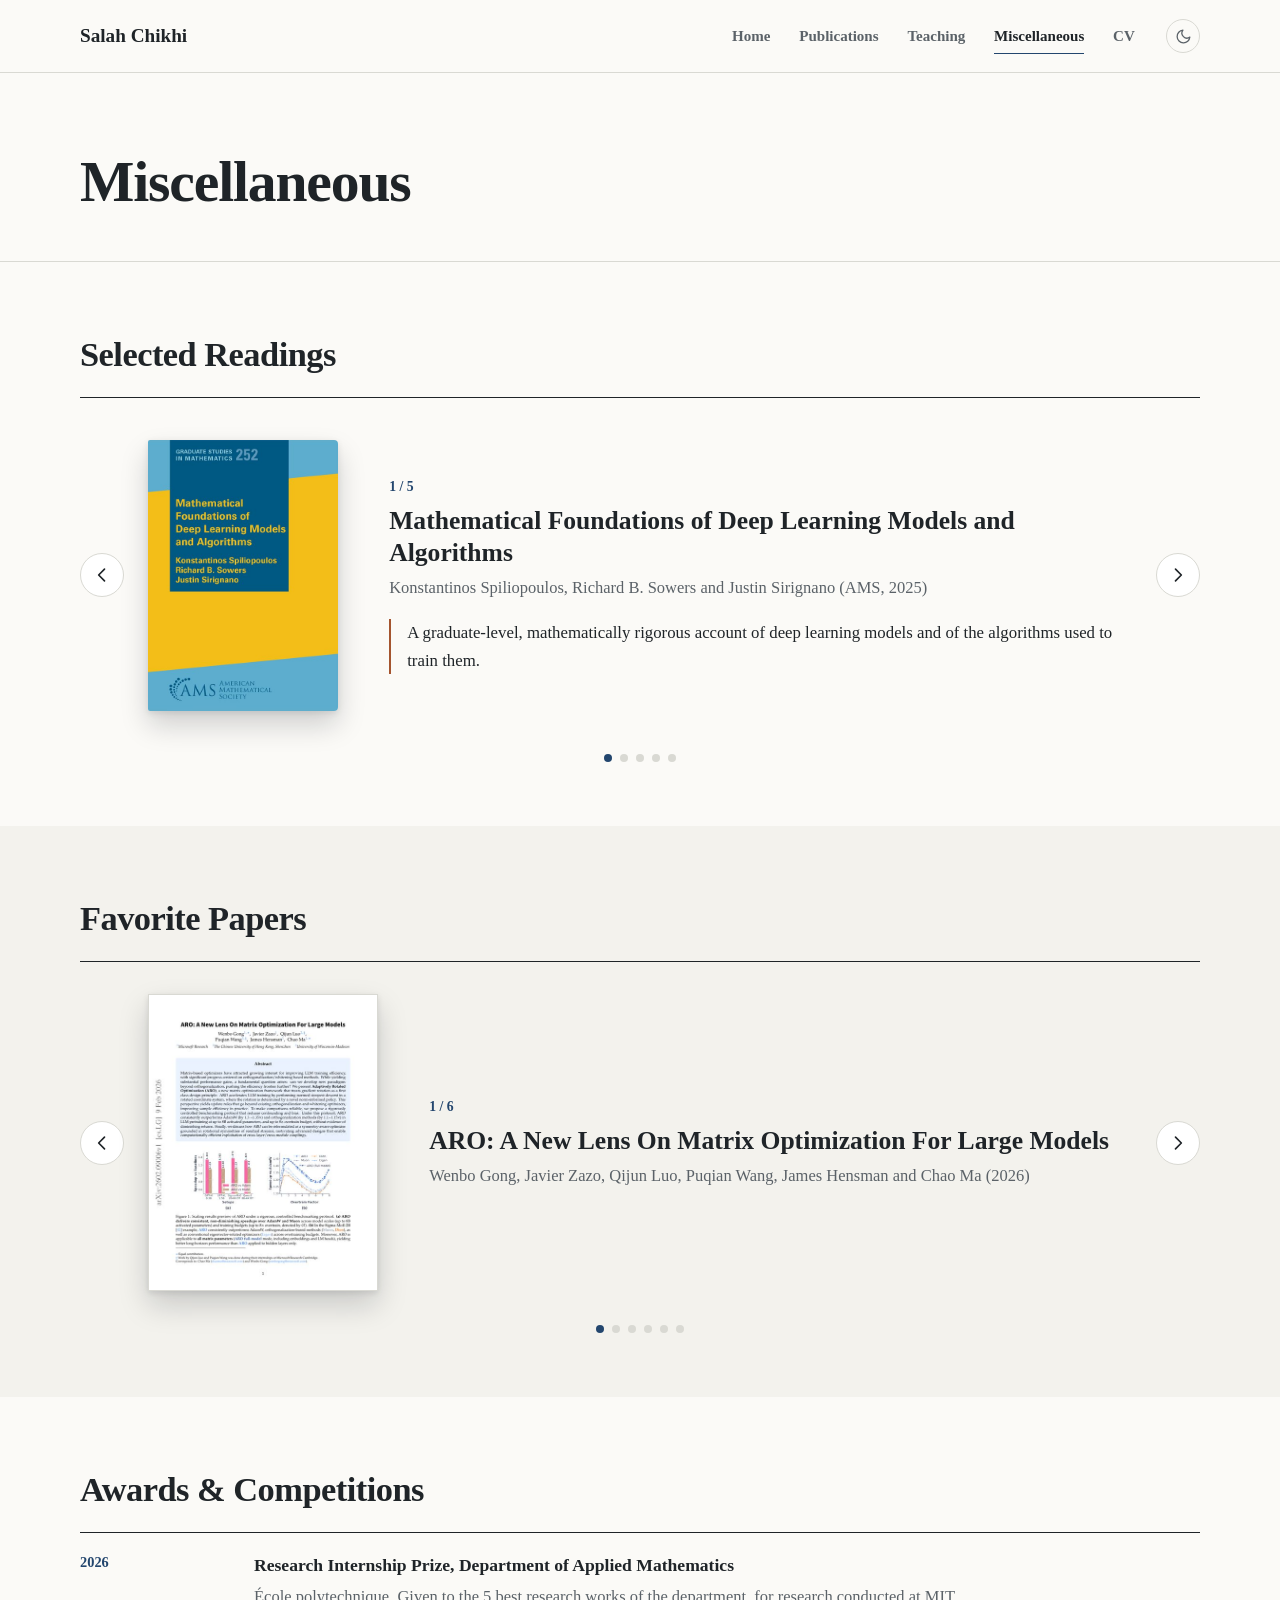
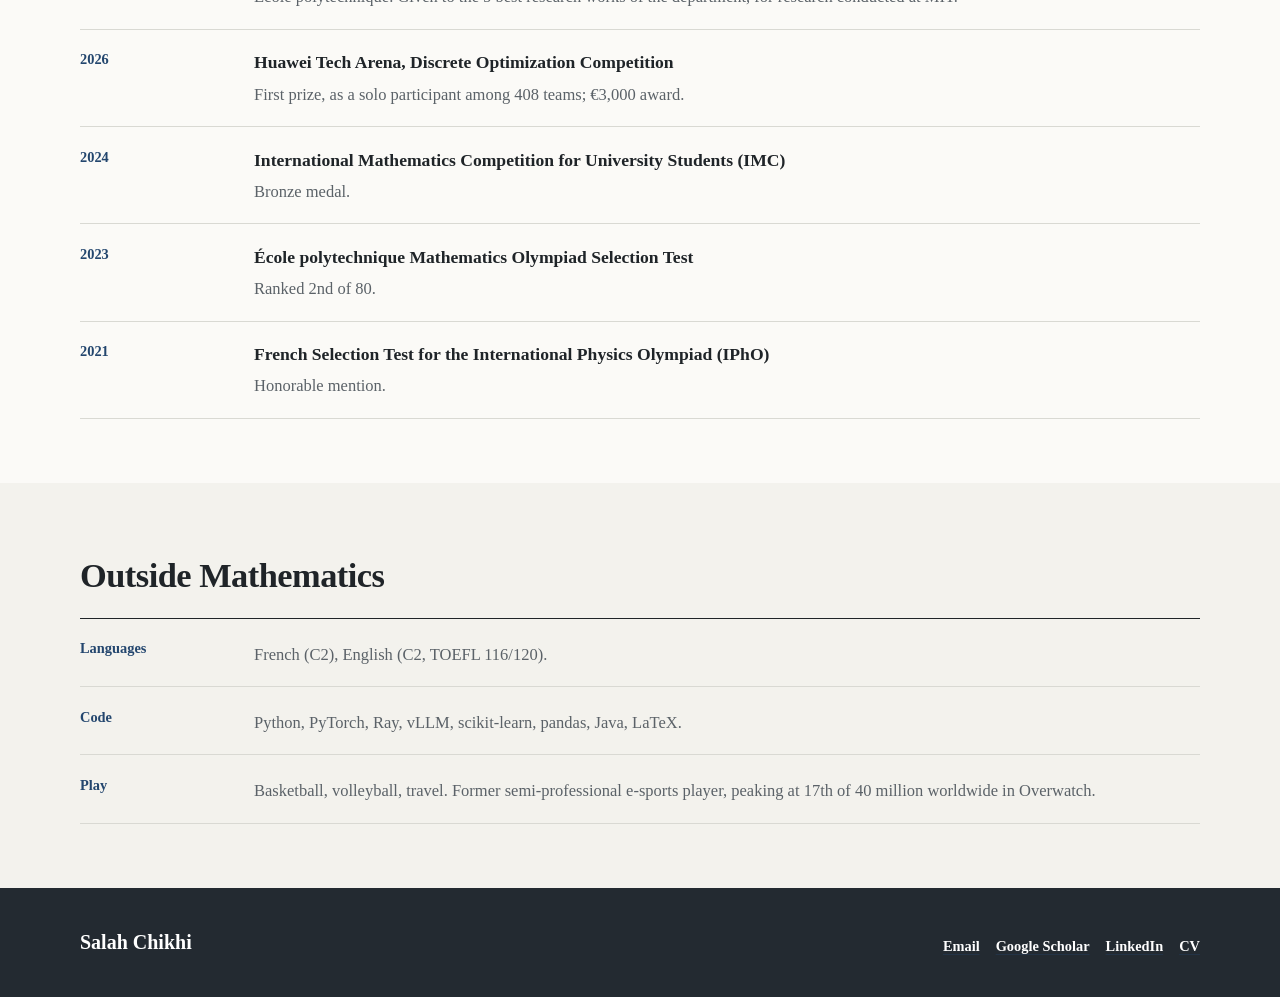
<file: misc.html>
<!doctype html>
<html lang="en">
<head>
  <meta charset="utf-8">
  <meta name="viewport" content="width=device-width, initial-scale=1">
  <title>Miscellaneous | Salah Chikhi</title>
  <meta name="description" content="Salah Chikhi&#39;s website">
  <meta name="theme-color" content="#fbfaf7" media="(prefers-color-scheme: light)">
  <meta name="theme-color" content="#15191d" media="(prefers-color-scheme: dark)">
  <script>
    (function () {
      function apply() {
        try {
          var t = localStorage.getItem("theme");
          if (t) document.documentElement.dataset.theme = t; else delete document.documentElement.dataset.theme;
        } catch (e) {}
      }
      apply();
      addEventListener("pageshow", function (e) { if (e.persisted) apply(); });
    })();
  </script>
  <script src="theme.js" defer></script>
  <link rel="canonical" href="https://salah-chikhi.github.io/misc.html">
  <meta property="og:type" content="website">
  <meta property="og:site_name" content="Salah Chikhi">
  <meta property="og:title" content="Miscellaneous | Salah Chikhi">
  <meta property="og:url" content="https://salah-chikhi.github.io/misc.html">
  <meta property="og:image" content="https://salah-chikhi.github.io/images/profile.jpg">
  <link rel="icon" href="favicon.svg" type="image/svg+xml">
  <link rel="stylesheet" href="site.css">
</head>
<body>
  <a class="skip-link" href="#main">Skip to content</a>
  <header class="site-header">
    <div class="shell nav-shell">
      <a class="wordmark" href="index.html">Salah Chikhi</a>
      <nav class="site-nav" aria-label="Primary navigation">
        <a href="index.html">Home</a>
        <a href="publications.html">Publications</a>
        <a href="teaching.html">Teaching</a>
        <a class="active" href="misc.html" aria-current="page">Miscellaneous</a>
        <a href="Salah_Chikhi_CV.pdf">CV</a>
        <button class="theme-toggle" type="button" aria-label="Switch to dark mode">
          <svg class="icon-moon" viewBox="0 0 24 24" aria-hidden="true"><path d="M21 12.79A9 9 0 1 1 11.21 3 7 7 0 0 0 21 12.79z"/></svg>
          <svg class="icon-sun" viewBox="0 0 24 24" aria-hidden="true"><circle cx="12" cy="12" r="4.5"/><path d="M12 1.5v2.2M12 20.3v2.2M4.6 4.6l1.5 1.5M17.9 17.9l1.5 1.5M1.5 12h2.2M20.3 12h2.2M4.6 19.4l1.5-1.5M17.9 6.1l1.5-1.5"/></svg>
        </button>
      </nav>
    </div>
  </header>

  <main id="main">
    <section class="page-hero">
      <div class="shell">
        <h1>Miscellaneous</h1>
      </div>
    </section>

    <section class="section-pad" id="readings" aria-labelledby="readings-heading">
      <div class="shell">
        <div class="section-heading"><h2 id="readings-heading">Selected Readings</h2></div>
        <div class="shelf" data-items="BOOKS" aria-roledescription="carousel" aria-label="Selected readings">
          <button class="shelf-arrow prev" type="button" aria-label="Previous book">
            <svg viewBox="0 0 24 24" aria-hidden="true"><path d="M15 5l-7 7 7 7"/></svg>
          </button>
          <div class="shelf-stage" aria-live="polite">
            <img class="book-cover" alt="" width="480" height="680">
            <div class="book-text">
              <p class="book-count"></p>
              <h3 class="book-name"></h3>
              <p class="book-by"></p>
              <p class="book-note"></p>
            </div>
          </div>
          <button class="shelf-arrow next" type="button" aria-label="Next book">
            <svg viewBox="0 0 24 24" aria-hidden="true"><path d="M9 5l7 7-7 7"/></svg>
          </button>
          <div class="shelf-dots" role="tablist" aria-label="Choose a book"></div>
        </div>
      </div>
    </section>

    <section class="section-pad tinted" id="papers" aria-labelledby="papers-heading">
      <div class="shell">
        <div class="section-heading"><h2 id="papers-heading">Favorite Papers</h2></div>
        <div class="shelf" data-items="PAPERS" aria-roledescription="carousel" aria-label="Favorite papers">
          <button class="shelf-arrow prev" type="button" aria-label="Previous paper">
            <svg viewBox="0 0 24 24" aria-hidden="true"><path d="M15 5l-7 7 7 7"/></svg>
          </button>
          <div class="shelf-stage" aria-live="polite">
            <img class="book-cover paper-page" alt="" width="480" height="620">
            <div class="book-text">
              <p class="book-count"></p>
              <h3 class="book-name"></h3>
              <p class="book-by"></p>
              <p class="book-note"></p>
            </div>
          </div>
          <button class="shelf-arrow next" type="button" aria-label="Next paper">
            <svg viewBox="0 0 24 24" aria-hidden="true"><path d="M9 5l7 7-7 7"/></svg>
          </button>
          <div class="shelf-dots" role="tablist" aria-label="Choose a paper"></div>
        </div>
      </div>
    </section>

    <section class="section-pad" id="awards" aria-labelledby="awards-heading">
      <div class="shell">
        <div class="section-heading"><h2 id="awards-heading">Awards &amp; Competitions</h2></div>
        <ul class="timeline">
          <li><span class="when">2026</span><div><strong>Research Internship Prize, Department of Applied Mathematics</strong><p>École polytechnique. Given to the 5 best research works of the department, for research conducted at MIT.</p></div></li>
          <li><span class="when">2026</span><div><strong>Huawei Tech Arena, Discrete Optimization Competition</strong><p>First prize, as a solo participant among 408 teams; €3,000 award.</p></div></li>
          <li><span class="when">2024</span><div><strong>International Mathematics Competition for University Students (IMC)</strong><p>Bronze medal.</p></div></li>
          <li><span class="when">2023</span><div><strong>École polytechnique Mathematics Olympiad Selection Test</strong><p>Ranked 2nd of 80.</p></div></li>
          <li><span class="when">2021</span><div><strong>French Selection Test for the International Physics Olympiad (IPhO)</strong><p>Honorable mention.</p></div></li>
        </ul>
      </div>
    </section>

    <section class="section-pad tinted" aria-labelledby="else-heading">
      <div class="shell">
        <div class="section-heading"><h2 id="else-heading">Outside Mathematics</h2></div>
        <ul class="timeline">
          <li><span class="when">Languages</span><div><p>French (C2), English (C2, TOEFL 116/120).</p></div></li>
          <li><span class="when">Code</span><div><p>Python, PyTorch, Ray, vLLM, scikit-learn, pandas, Java, LaTeX.</p></div></li>
          <li><span class="when">Play</span><div><p>Basketball, volleyball, travel. Former semi-professional e-sports player, peaking at 17th of 40 million worldwide in Overwatch.</p></div></li>
        </ul>
      </div>
    </section>
  </main>

  <footer class="site-footer">
    <div class="shell footer-grid">
      <p class="footer-name">Salah Chikhi</p>
      <nav class="footer-links" aria-label="Footer links">
        <a href="mailto:salah.chikhi@polytechnique.edu">Email</a>
        <a href="https://scholar.google.com/citations?user=MFGI1vgAAAAJ">Google Scholar</a>
        <a href="https://www.linkedin.com/in/salah-chikhi-a50a50303/">LinkedIn</a>
        <a href="Salah_Chikhi_CV.pdf">CV</a>
      </nav>
    </div>
  </footer>

  <script>
    // Selected readings: one entry per book, shown in this order.
    var BOOKS = [
      {
        title: "Mathematical Foundations of Deep Learning Models and Algorithms",
        author: "Konstantinos Spiliopoulos, Richard B. Sowers and Justin Sirignano (AMS, 2025)",
        img: "images/books/spiliopoulos-sowers-sirignano.jpg",
        note: "A graduate-level, mathematically rigorous account of deep learning models and of the algorithms used to train them."
      },
      {
        title: "Learning Theory from First Principles",
        author: "Francis Bach (MIT Press, 2024)",
        img: "images/books/bach-learning-theory.jpg",
        note: "A self-contained course on the theory of supervised learning, from empirical risk minimization and kernel methods to optimization and neural networks, with short proofs and code."
      },
      {
        title: "Asymptotic Statistics",
        author: "A. W. van der Vaart (Cambridge University Press, 1998)",
        img: "images/books/van-der-vaart-asymptotic-statistics.jpg",
        note: "The reference on large-sample statistics: consistency and asymptotic normality of estimators, local asymptotic normality, efficiency and empirical processes."
      },
      {
        title: "Concentration Inequalities: A Nonasymptotic Theory of Independence",
        author: "Stéphane Boucheron, Gábor Lugosi and Pascal Massart (Oxford University Press, 2013)",
        img: "images/books/boucheron-lugosi-massart.jpg",
        note: "A self-contained treatment of concentration inequalities for functions of independent random variables, through the martingale, entropy and transportation methods."
      },
      {
        title: "High-Dimensional Probability: An Introduction with Applications in Data Science",
        author: "Roman Vershynin (Cambridge University Press, 2018)",
        img: "images/books/vershynin-high-dimensional-probability.jpg",
        note: "An introduction to probability in high dimension, from concentration of measure to random vectors, random matrices and their applications in data science."
      }
    ];

    // Favorite papers, in this order. "note" is optional.
    var PAPERS = [
      {
        title: "ARO: A New Lens On Matrix Optimization For Large Models",
        author: "Wenbo Gong, Javier Zazo, Qijun Luo, Puqian Wang, James Hensman and Chao Ma (2026)",
        img: "images/papers/2602-09006.jpg",
        link: "https://arxiv.org/abs/2602.09006"
      },
      {
        title: "Understanding Optimization in Deep Learning with Central Flows",
        author: "Jeremy Cohen, Alex Damian, Ameet Talwalkar, J. Zico Kolter and Jason D. Lee (ICLR 2025)",
        img: "images/papers/2410-24206.jpg",
        link: "https://arxiv.org/abs/2410.24206"
      },
      {
        title: "Gradient Descent on Neural Networks Typically Occurs at the Edge of Stability",
        author: "Jeremy M. Cohen, Simran Kaur, Yuanzhi Li, J. Zico Kolter and Ameet Talwalkar (ICLR 2021)",
        img: "images/papers/2103-00065.jpg",
        link: "https://arxiv.org/abs/2103.00065"
      },
      {
        title: "Non-Euclidean Gradient Descent Operates at the Edge of Stability",
        author: "Rustem Islamov, Michael Crawshaw, Jeremy Cohen and Robert Gower (ICML 2026)",
        img: "images/papers/2603-05002.jpg",
        link: "https://arxiv.org/abs/2603.05002"
      },
      {
        title: "On Levine's Notorious Hat Puzzle",
        author: "Joe Buhler, Chris Freiling, Ron Graham, Jonathan Kariv, James R. Roche, Mark Tiefenbruck, Clint Van Alten and Dmytro Yeroshkin (2014)",
        img: "images/papers/1407-4711.jpg",
        link: "https://arxiv.org/abs/1407.4711"
      },
      {
        title: "Random Matrices: The Circular Law",
        author: "Terence Tao and Van Vu (Communications in Contemporary Mathematics, 2008)",
        img: "images/papers/0708-2895.jpg",
        link: "https://arxiv.org/abs/0708.2895"
      }
    ];

    // One carousel per .shelf; data-items names the list it shows.
    [].forEach.call(document.querySelectorAll(".shelf"), function (shelf) {
      var items = window[shelf.dataset.items] || [];
      var section = shelf.closest("section");
      if (!items.length) { section.hidden = true; return; }
      var stage = shelf.querySelector(".shelf-stage"), dots = shelf.querySelector(".shelf-dots");
      var el = function (s) { return shelf.querySelector(s); };
      var i = 0;
      items.forEach(function (b, k) {
        new Image().src = b.img;
        var d = document.createElement("button");
        d.type = "button"; d.setAttribute("role", "tab"); d.setAttribute("aria-label", b.title);
        d.addEventListener("click", function () { go(k); });
        dots.appendChild(d);
      });
      function render() {
        var b = items[i], name = el(".book-name");
        el(".book-cover").src = b.img;
        el(".book-cover").alt = (b.link ? "First page of " : "Cover of ") + b.title;
        el(".book-count").textContent = (i + 1) + " / " + items.length;
        name.textContent = "";
        if (b.link) {
          var a = document.createElement("a");
          a.href = b.link; a.textContent = b.title; name.appendChild(a);
        } else name.textContent = b.title;
        el(".book-by").textContent = b.author;
        el(".book-note").textContent = b.note || "";
        el(".book-note").hidden = !b.note;
        [].forEach.call(dots.children, function (d, k) { d.setAttribute("aria-selected", k === i); });
      }
      function go(k, dir) {
        var n = (k + items.length) % items.length;
        if (n === i) return;
        dir = dir || (n > i ? 1 : -1);
        stage.classList.remove("in-left", "in-right");
        void stage.offsetWidth;
        i = n; render();
        stage.classList.add(dir > 0 ? "in-right" : "in-left");
      }
      el(".prev").addEventListener("click", function () { go(i - 1, -1); });
      el(".next").addEventListener("click", function () { go(i + 1, 1); });
      shelf.tabIndex = 0;
      shelf.addEventListener("keydown", function (e) {
        if (e.key === "ArrowLeft") go(i - 1, -1);
        if (e.key === "ArrowRight") go(i + 1, 1);
      });
      var x0 = null;
      stage.addEventListener("touchstart", function (e) { x0 = e.touches[0].clientX; }, { passive: true });
      stage.addEventListener("touchend", function (e) {
        if (x0 === null) return;
        var dx = e.changedTouches[0].clientX - x0; x0 = null;
        if (Math.abs(dx) > 40) go(i + (dx < 0 ? 1 : -1), dx < 0 ? 1 : -1);
      });
      render();
    });
  </script>
</body>
</html>
</file>
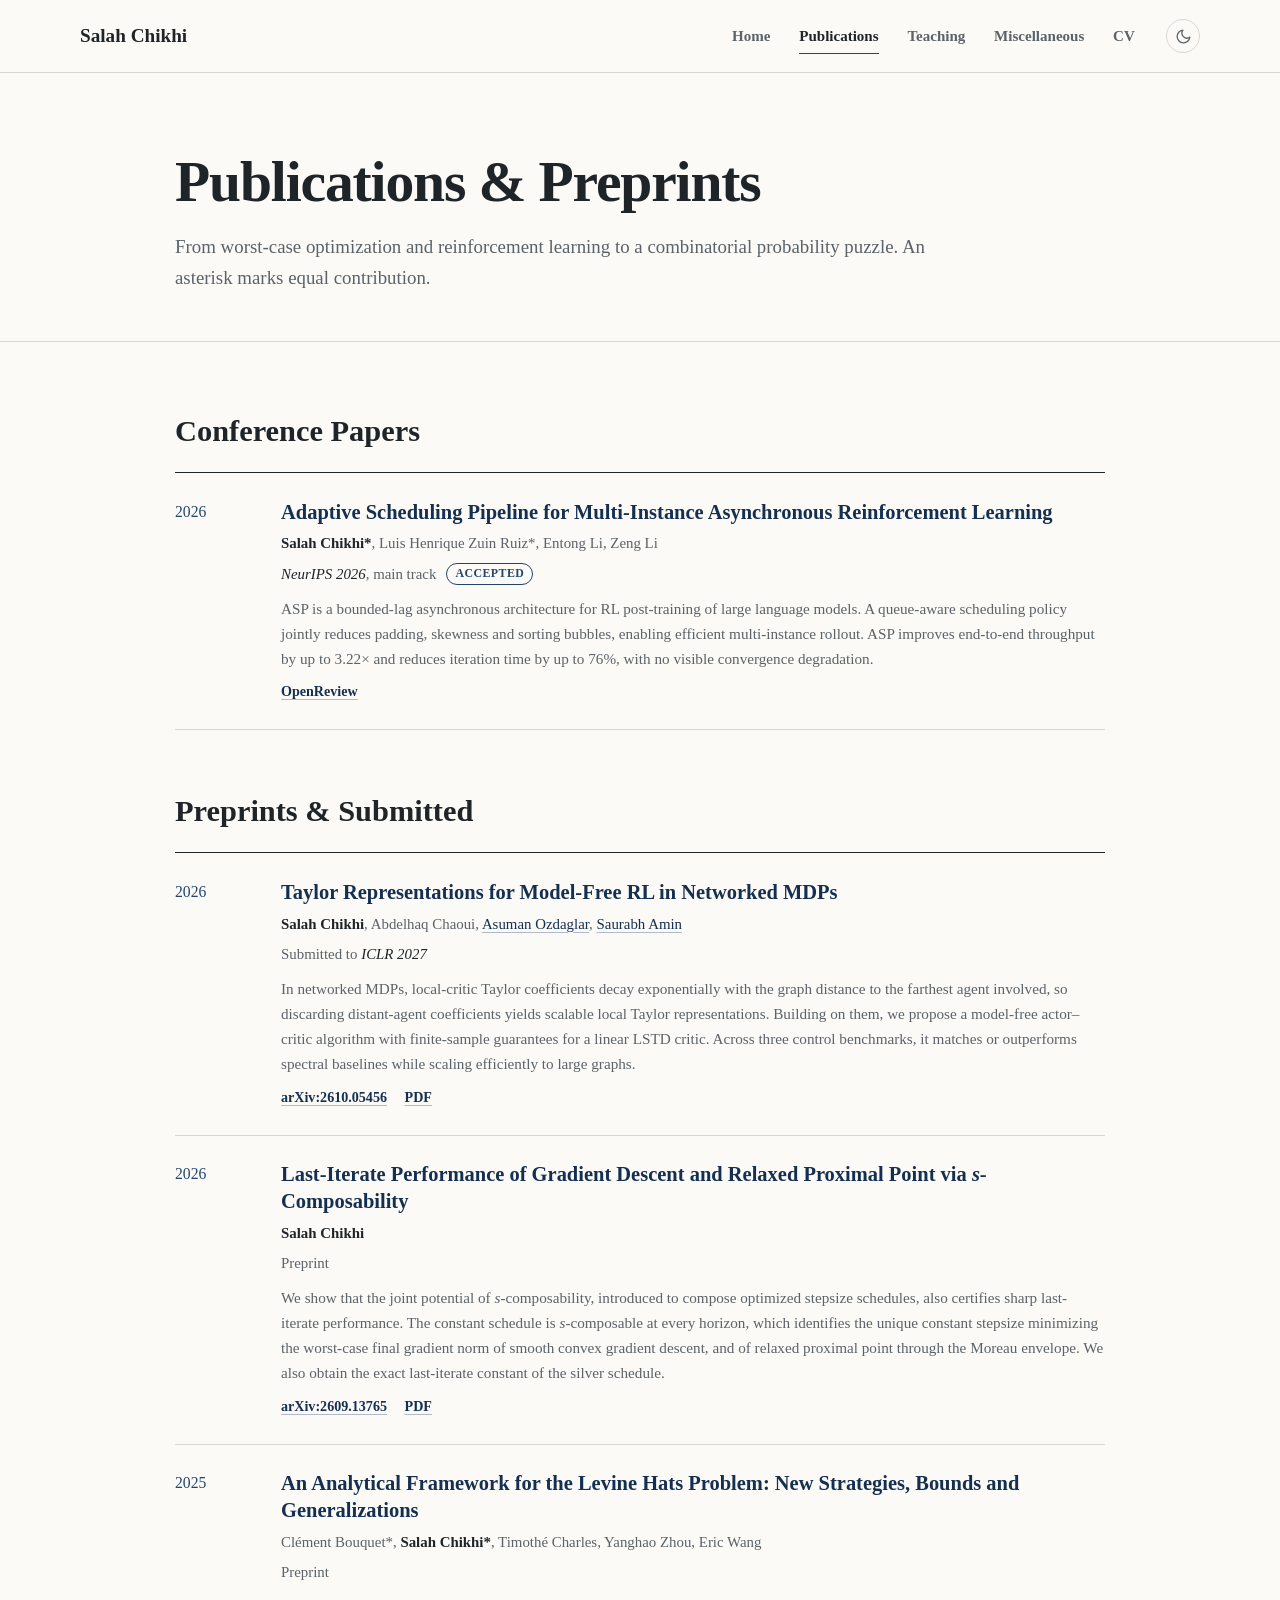
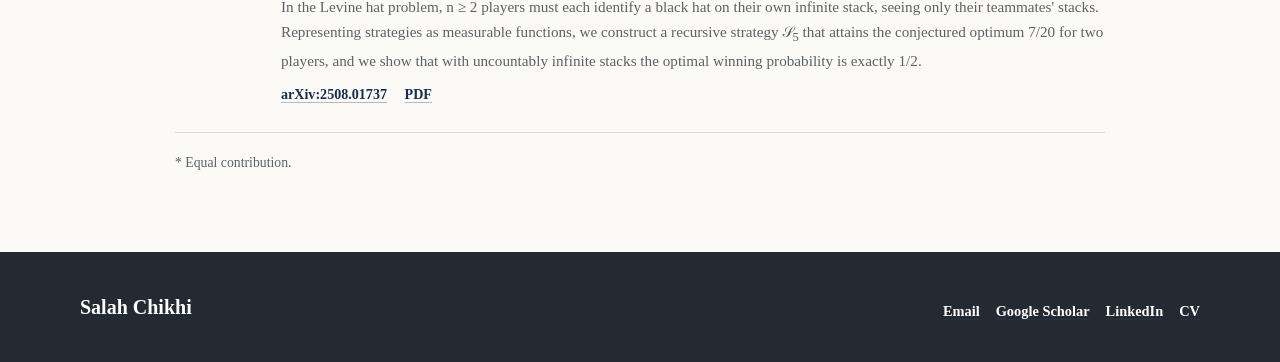
<file: publications.html>
<!doctype html>
<html lang="en">
<head>
  <meta charset="utf-8">
  <meta name="viewport" content="width=device-width, initial-scale=1">
  <title>Publications | Salah Chikhi</title>
  <meta name="description" content="Salah Chikhi&#39;s website">
  <meta name="theme-color" content="#fbfaf7" media="(prefers-color-scheme: light)">
  <meta name="theme-color" content="#15191d" media="(prefers-color-scheme: dark)">
  <script>
    (function () {
      function apply() {
        try {
          var t = localStorage.getItem("theme");
          if (t) document.documentElement.dataset.theme = t; else delete document.documentElement.dataset.theme;
        } catch (e) {}
      }
      apply();
      addEventListener("pageshow", function (e) { if (e.persisted) apply(); });
    })();
  </script>
  <script src="theme.js" defer></script>
  <link rel="canonical" href="https://salah-chikhi.github.io/publications.html">
  <meta property="og:type" content="website">
  <meta property="og:site_name" content="Salah Chikhi">
  <meta property="og:title" content="Publications | Salah Chikhi">
  <meta property="og:url" content="https://salah-chikhi.github.io/publications.html">
  <meta property="og:image" content="https://salah-chikhi.github.io/images/profile.jpg">
  <link rel="icon" href="favicon.svg" type="image/svg+xml">
  <link rel="stylesheet" href="site.css">
</head>
<body>
  <a class="skip-link" href="#main">Skip to content</a>
  <header class="site-header">
    <div class="shell nav-shell">
      <a class="wordmark" href="index.html">Salah Chikhi</a>
      <nav class="site-nav" aria-label="Primary navigation">
        <a href="index.html">Home</a>
        <a class="active" href="publications.html" aria-current="page">Publications</a>
        <a href="teaching.html">Teaching</a>
        <a href="misc.html">Miscellaneous</a>
        <a href="Salah_Chikhi_CV.pdf">CV</a>
        <button class="theme-toggle" type="button" aria-label="Switch to dark mode">
          <svg class="icon-moon" viewBox="0 0 24 24" aria-hidden="true"><path d="M21 12.79A9 9 0 1 1 11.21 3 7 7 0 0 0 21 12.79z"/></svg>
          <svg class="icon-sun" viewBox="0 0 24 24" aria-hidden="true"><circle cx="12" cy="12" r="4.5"/><path d="M12 1.5v2.2M12 20.3v2.2M4.6 4.6l1.5 1.5M17.9 17.9l1.5 1.5M1.5 12h2.2M20.3 12h2.2M4.6 19.4l1.5-1.5M17.9 6.1l1.5-1.5"/></svg>
        </button>
      </nav>
    </div>
  </header>

  <main id="main">
    <section class="page-hero">
      <div class="shell pub-shell">
        <h1>Publications &amp; Preprints</h1>
        <p class="page-lede">From worst-case optimization and reinforcement learning to a combinatorial probability puzzle. An asterisk marks equal contribution.</p>
      </div>
    </section>

    <div class="section-pad">
      <div class="shell pub-shell">
        <section class="publication-group" aria-labelledby="g-conf">
          <h2 id="g-conf">Conference Papers</h2>
          <ol class="publication-list">
            <li class="publication-item">
              <span class="pub-year">2026</span>
              <div>
                <h3><a href="https://openreview.net/forum?id=oskhumpV2y">Adaptive Scheduling Pipeline for Multi-Instance Asynchronous Reinforcement Learning</a></h3>
                <p class="pub-authors"><strong>Salah Chikhi*</strong>, Luis Henrique Zuin Ruiz*, Entong Li, Zeng Li</p>
                <p class="pub-venue"><em>NeurIPS 2026</em>, main track <span class="badge">ACCEPTED</span></p>
                <p class="pub-abstract">ASP is a bounded-lag asynchronous architecture for RL post-training of large language models. A queue-aware scheduling policy jointly reduces padding, skewness and sorting bubbles, enabling efficient multi-instance rollout. ASP improves end-to-end throughput by up to 3.22× and reduces iteration time by up to 76%, with no visible convergence degradation.</p>
                <div class="pub-links"><a href="https://openreview.net/forum?id=oskhumpV2y">OpenReview</a></div>
              </div>
            </li>
          </ol>
        </section>

        <section class="publication-group" aria-labelledby="g-sub">
          <h2 id="g-sub">Preprints &amp; Submitted</h2>
          <ol class="publication-list">
            <li class="publication-item">
              <span class="pub-year">2026</span>
              <div>
                <h3><a href="https://arxiv.org/abs/2610.05456">Taylor Representations for Model-Free RL in Networked MDPs</a></h3>
                <p class="pub-authors"><strong>Salah Chikhi</strong>, Abdelhaq Chaoui, <a href="https://asu.mit.edu/">Asuman Ozdaglar</a>, <a href="https://cee.mit.edu/people_individual/saurabh-amin/">Saurabh Amin</a></p>
                <p class="pub-venue">Submitted to <em>ICLR 2027</em></p>
                <p class="pub-abstract">In networked MDPs, local-critic Taylor coefficients decay exponentially with the graph distance to the farthest agent involved, so discarding distant-agent coefficients yields scalable local Taylor representations. Building on them, we propose a model-free actor–critic algorithm with finite-sample guarantees for a linear LSTD critic. Across three control benchmarks, it matches or outperforms spectral baselines while scaling efficiently to large graphs.</p>
                <div class="pub-links"><a href="https://arxiv.org/abs/2610.05456">arXiv:2610.05456</a><a href="https://arxiv.org/pdf/2610.05456">PDF</a></div>
              </div>
            </li>
            <li class="publication-item">
              <span class="pub-year">2026</span>
              <div>
                <h3><a href="https://arxiv.org/abs/2609.13765">Last-Iterate Performance of Gradient Descent and Relaxed Proximal Point via <i>s</i>-Composability</a></h3>
                <p class="pub-authors"><strong>Salah Chikhi</strong></p>
                <p class="pub-venue">Preprint</p>
                <p class="pub-abstract">We show that the joint potential of <i>s</i>-composability, introduced to compose optimized stepsize schedules, also certifies sharp last-iterate performance. The constant schedule is <i>s</i>-composable at every horizon, which identifies the unique constant stepsize minimizing the worst-case final gradient norm of smooth convex gradient descent, and of relaxed proximal point through the Moreau envelope. We also obtain the exact last-iterate constant of the silver schedule.</p>
                <div class="pub-links"><a href="https://arxiv.org/abs/2609.13765">arXiv:2609.13765</a><a href="https://arxiv.org/pdf/2609.13765">PDF</a></div>
              </div>
            </li>
            <li class="publication-item">
              <span class="pub-year">2025</span>
              <div>
                <h3><a href="https://arxiv.org/abs/2508.01737">An Analytical Framework for the Levine Hats Problem: New Strategies, Bounds and Generalizations</a></h3>
                <p class="pub-authors">Clément Bouquet*, <strong>Salah Chikhi*</strong>, Timothé Charles, Yanghao Zhou, Eric Wang</p>
                <p class="pub-venue">Preprint</p>
                <p class="pub-abstract">In the Levine hat problem, n ≥ 2 players must each identify a black hat on their own infinite stack, seeing only their teammates' stacks. Representing strategies as measurable functions, we construct a recursive strategy 𝒮<sub>5</sub> that attains the conjectured optimum 7/20 for two players, and we show that with uncountably infinite stacks the optimal winning probability is exactly 1/2.</p>
                <div class="pub-links"><a href="https://arxiv.org/abs/2508.01737">arXiv:2508.01737</a><a href="https://arxiv.org/pdf/2508.01737">PDF</a></div>
              </div>
            </li>
          </ol>
          <p class="footnote">* Equal contribution.</p>
        </section>
      </div>
    </div>
  </main>

  <footer class="site-footer">
    <div class="shell footer-grid">
      <p class="footer-name">Salah Chikhi</p>
      <nav class="footer-links" aria-label="Footer links">
        <a href="mailto:salah.chikhi@polytechnique.edu">Email</a>
        <a href="https://scholar.google.com/citations?user=MFGI1vgAAAAJ">Google Scholar</a>
        <a href="https://www.linkedin.com/in/salah-chikhi-a50a50303/">LinkedIn</a>
        <a href="Salah_Chikhi_CV.pdf">CV</a>
      </nav>
    </div>
  </footer>
</body>
</html>
</file>
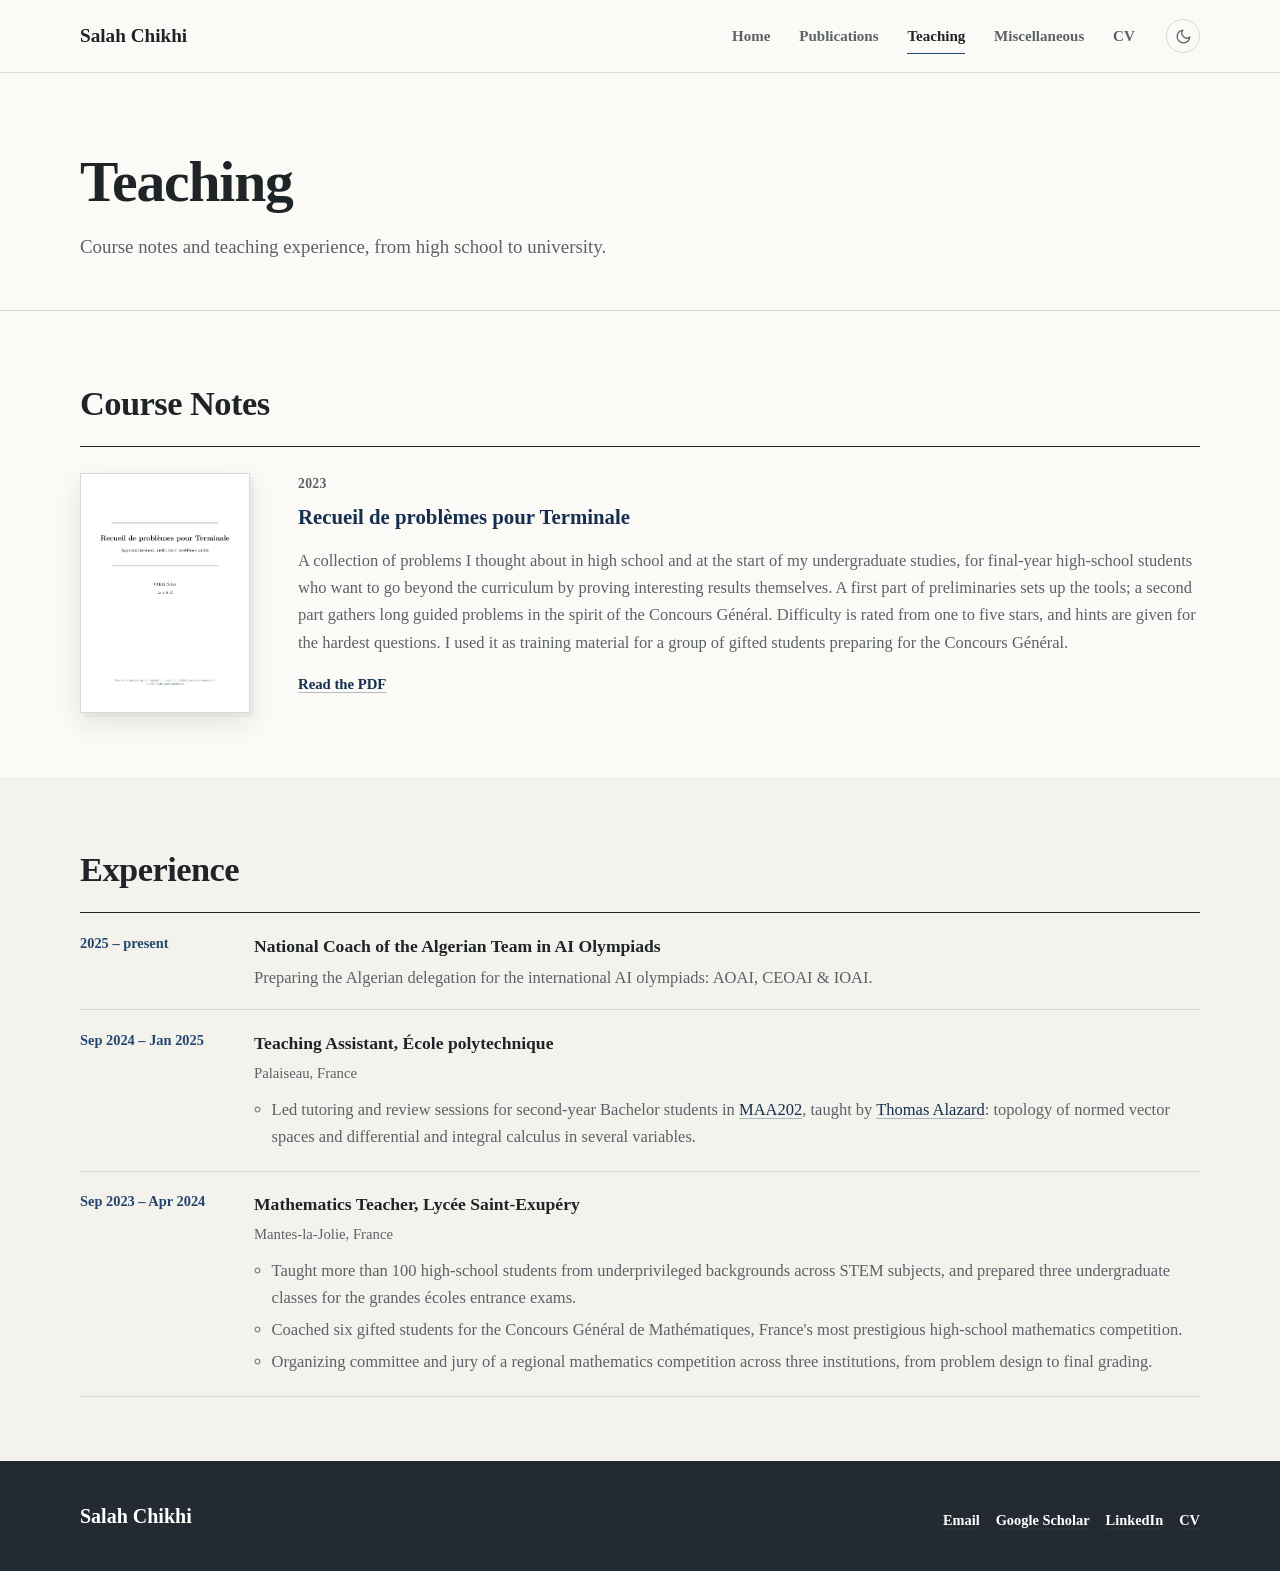
<file: teaching.html>
<!doctype html>
<html lang="en">
<head>
  <meta charset="utf-8">
  <meta name="viewport" content="width=device-width, initial-scale=1">
  <title>Teaching | Salah Chikhi</title>
  <meta name="description" content="Salah Chikhi&#39;s website">
  <meta name="theme-color" content="#fbfaf7" media="(prefers-color-scheme: light)">
  <meta name="theme-color" content="#15191d" media="(prefers-color-scheme: dark)">
  <script>
    (function () {
      function apply() {
        try {
          var t = localStorage.getItem("theme");
          if (t) document.documentElement.dataset.theme = t; else delete document.documentElement.dataset.theme;
        } catch (e) {}
      }
      apply();
      addEventListener("pageshow", function (e) { if (e.persisted) apply(); });
    })();
  </script>
  <script src="theme.js" defer></script>
  <link rel="canonical" href="https://salah-chikhi.github.io/teaching.html">
  <meta property="og:type" content="website">
  <meta property="og:site_name" content="Salah Chikhi">
  <meta property="og:title" content="Teaching | Salah Chikhi">
  <meta property="og:url" content="https://salah-chikhi.github.io/teaching.html">
  <meta property="og:image" content="https://salah-chikhi.github.io/images/profile.jpg">
  <link rel="icon" href="favicon.svg" type="image/svg+xml">
  <link rel="stylesheet" href="site.css">
</head>
<body>
  <a class="skip-link" href="#main">Skip to content</a>
  <header class="site-header">
    <div class="shell nav-shell">
      <a class="wordmark" href="index.html">Salah Chikhi</a>
      <nav class="site-nav" aria-label="Primary navigation">
        <a href="index.html">Home</a>
        <a href="publications.html">Publications</a>
        <a class="active" href="teaching.html" aria-current="page">Teaching</a>
        <a href="misc.html">Miscellaneous</a>
        <a href="Salah_Chikhi_CV.pdf">CV</a>
        <button class="theme-toggle" type="button" aria-label="Switch to dark mode">
          <svg class="icon-moon" viewBox="0 0 24 24" aria-hidden="true"><path d="M21 12.79A9 9 0 1 1 11.21 3 7 7 0 0 0 21 12.79z"/></svg>
          <svg class="icon-sun" viewBox="0 0 24 24" aria-hidden="true"><circle cx="12" cy="12" r="4.5"/><path d="M12 1.5v2.2M12 20.3v2.2M4.6 4.6l1.5 1.5M17.9 17.9l1.5 1.5M1.5 12h2.2M20.3 12h2.2M4.6 19.4l1.5-1.5M17.9 6.1l1.5-1.5"/></svg>
        </button>
      </nav>
    </div>
  </header>

  <main id="main">
    <section class="page-hero">
      <div class="shell">
        <h1>Teaching</h1>
        <p class="page-lede">Course notes and teaching experience, from high school to university.</p>
      </div>
    </section>

    <section class="section-pad" id="courses" aria-labelledby="notes-heading">
      <div class="shell">
        <div class="section-heading"><h2 id="notes-heading">Course Notes</h2></div>
        <article class="course-note">
          <a class="course-cover" href="notes/recueil-problemes-terminale.pdf" aria-label="Open the problem collection (PDF)">
            <img src="images/recueil-cover.jpg" alt="First page of the problem collection" width="910" height="1287">
          </a>
          <div>
            <p class="rule-label">2023</p>
            <h3><a href="notes/recueil-problemes-terminale.pdf">Recueil de problèmes pour Terminale</a></h3>
            <p>A collection of problems I thought about in high school and at the start of my undergraduate studies, for final-year high-school students who want to go beyond the curriculum by proving interesting results themselves. A first part of preliminaries sets up the tools; a second part gathers long guided problems in the spirit of the Concours Général. Difficulty is rated from one to five stars, and hints are given for the hardest questions. I used it as training material for a group of gifted students preparing for the Concours Général.</p>
            <p class="course-links"><a href="notes/recueil-problemes-terminale.pdf">Read the PDF</a></p>
          </div>
        </article>
      </div>
    </section>

    <section class="section-pad tinted" id="experience" aria-labelledby="teach-heading">
      <div class="shell">
        <div class="section-heading"><h2 id="teach-heading">Experience</h2></div>
        <ul class="timeline">
          <li>
            <span class="when">2025 – present</span>
            <div>
              <strong>National Coach of the Algerian Team in AI Olympiads</strong>
              <p>Preparing the Algerian delegation for the international AI olympiads: AOAI, CEOAI &amp; IOAI.</p>
            </div>
          </li>
          <li>
            <span class="when">Sep 2024 – Jan 2025</span>
            <div>
              <strong>Teaching Assistant, École polytechnique</strong>
              <p class="where">Palaiseau, France</p>
              <ul>
                <li>Led tutoring and review sessions for second-year Bachelor students in <a href="https://moodle.polytechnique.fr/enrol/index.php?id=19477">MAA202</a>, taught by <a href="https://perso.pages.math.cnrs.fr/users/thomas.alazard/">Thomas Alazard</a>: topology of normed vector spaces and differential and integral calculus in several variables.</li>
              </ul>
            </div>
          </li>
          <li>
            <span class="when">Sep 2023 – Apr 2024</span>
            <div>
              <strong>Mathematics Teacher, Lycée Saint-Exupéry</strong>
              <p class="where">Mantes-la-Jolie, France</p>
              <ul>
                <li>Taught more than 100 high-school students from underprivileged backgrounds across STEM subjects, and prepared three undergraduate classes for the grandes écoles entrance exams.</li>
                <li>Coached six gifted students for the Concours Général de Mathématiques, France's most prestigious high-school mathematics competition.</li>
                <li>Organizing committee and jury of a regional mathematics competition across three institutions, from problem design to final grading.</li>
              </ul>
            </div>
          </li>
        </ul>
      </div>
    </section>
  </main>

  <footer class="site-footer">
    <div class="shell footer-grid">
      <p class="footer-name">Salah Chikhi</p>
      <nav class="footer-links" aria-label="Footer links">
        <a href="mailto:salah.chikhi@polytechnique.edu">Email</a>
        <a href="https://scholar.google.com/citations?user=MFGI1vgAAAAJ">Google Scholar</a>
        <a href="https://www.linkedin.com/in/salah-chikhi-a50a50303/">LinkedIn</a>
        <a href="Salah_Chikhi_CV.pdf">CV</a>
      </nav>
    </div>
  </footer>
</body>
</html>
</file>
<file: site.css>
:root {
  --paper: #fbfaf7;
  --paper-deep: #f3f2ed;
  --panel: #f5f5f1;
  --surface: #ffffff;
  --ink: #1f2428;
  --ink-soft: #5b6268;
  --accent: #23466e;
  --accent-dark: #142f4f;
  --accent-wash: rgba(35, 70, 110, 0.12);
  --warm: #a4542f;
  --line: #d9d9d3;
  --footer: #232a31;
  --footer-ink: #c5ccd2;
  --serif: "Iowan Old Style", "Palatino Linotype", Palatino, "Book Antiqua", Georgia, serif;
  color-scheme: light;
}
@media (prefers-color-scheme: dark) {
  :root:not([data-theme="light"]) {
    --paper: #15191d;
    --paper-deep: #1b2025;
    --panel: #1c2127;
    --surface: #15191d;
    --ink: #e6e4de;
    --ink-soft: #a3a9ae;
    --accent: #8db4dd;
    --accent-dark: #b4cfeb;
    --accent-wash: rgba(141, 180, 221, 0.14);
    --warm: #e09468;
    --line: #2f363d;
    --footer: #0f1215;
    --footer-ink: #9aa2a9;
    color-scheme: dark;
  }
}
:root[data-theme="dark"] {
  --paper: #15191d; --paper-deep: #1b2025; --panel: #1c2127; --surface: #15191d;
  --ink: #e6e4de; --ink-soft: #a3a9ae; --accent: #8db4dd; --accent-dark: #b4cfeb;
  --accent-wash: rgba(141, 180, 221, 0.14); --warm: #e09468; --line: #2f363d;
  --footer: #0f1215; --footer-ink: #9aa2a9; color-scheme: dark;
}

* { box-sizing: border-box; }
html { scroll-behavior: smooth; }
body {
  margin: 0;
  overflow-x: clip;
  background: var(--paper);
  color: var(--ink);
  font-family: var(--serif);
  font-size: 16.5px;
  line-height: 1.65;
  text-rendering: optimizeLegibility;
}
img { display: block; max-width: 100%; height: auto; }
a {
  color: var(--accent-dark);
  text-decoration-color: color-mix(in srgb, var(--accent) 35%, transparent);
  text-underline-offset: 0.18em;
}
a:hover { color: var(--accent); text-decoration-color: currentColor; }
a:focus-visible { outline: 3px solid var(--warm); outline-offset: 4px; }
.skip-link {
  position: fixed; top: 1rem; left: 1rem; z-index: 100;
  transform: translateY(-180%);
  padding: 0.6rem 1rem; background: var(--ink); color: var(--paper); border-radius: 999px;
}
.skip-link:focus { transform: none; }
.shell { width: min(1120px, calc(100% - 3rem)); margin-inline: auto; }

/* Header */
.site-header { border-bottom: 1px solid var(--line); }
.nav-shell { min-height: 72px; display: flex; align-items: center; justify-content: space-between; gap: 2rem; }
.wordmark { color: var(--ink); font-size: 1.2rem; font-weight: 700; text-decoration: none; }
.home-header .wordmark { visibility: hidden; }
.site-nav { display: flex; flex-wrap: wrap; align-items: center; gap: 0.4rem clamp(1rem, 2.4vw, 1.8rem); font-size: 0.94rem; font-weight: 600; }
.site-nav a { position: relative; color: var(--ink-soft); text-decoration: none; }
.site-nav a::after {
  content: ""; position: absolute; left: 0; right: 0; bottom: -0.35rem; height: 1px;
  background: var(--accent); transform: scaleX(0); transform-origin: left; transition: transform 160ms ease;
}
.site-nav a:hover, .site-nav a.active { color: var(--ink); }
.site-nav a:hover::after, .site-nav a.active::after { transform: scaleX(1); }

/* Light/dark toggle */
.theme-toggle {
  display: inline-grid; place-items: center; width: 34px; height: 34px; margin-left: 0.15rem; padding: 0;
  border: 1px solid var(--line); border-radius: 50%; background: transparent; color: var(--ink-soft);
  cursor: pointer; transition: color 150ms ease, border-color 150ms ease;
}
.theme-toggle:hover { color: var(--accent); border-color: var(--accent); }
.theme-toggle:focus-visible { outline: 2px solid var(--warm); outline-offset: 3px; }
.theme-toggle svg { width: 17px; height: 17px; fill: none; stroke: currentColor; stroke-width: 1.8; stroke-linecap: round; stroke-linejoin: round; }
.theme-toggle .icon-sun { display: none; }
:root[data-theme="dark"] .theme-toggle .icon-sun { display: block; }
:root[data-theme="dark"] .theme-toggle .icon-moon { display: none; }
@media (prefers-color-scheme: dark) {
  :root:not([data-theme="light"]) .theme-toggle .icon-sun { display: block; }
  :root:not([data-theme="light"]) .theme-toggle .icon-moon { display: none; }
}

/* Hero */
.profile-hero {
  display: grid; grid-template-columns: minmax(0, 1fr) 300px; align-items: start;
  gap: clamp(2.5rem, 7vw, 6rem); padding-block: clamp(3rem, 6vw, 5rem) clamp(2.5rem, 5vw, 4rem);
}
.profile-hero h1 { margin: 0; font-size: clamp(2.6rem, 5.5vw, 4.1rem); font-weight: 600; line-height: 1.05; letter-spacing: -0.02em; }
.profile-tagline { margin: 0.6rem 0 0; color: var(--accent); font-size: 1.02rem; font-weight: 600; letter-spacing: 0.01em; }
.profile-role { margin: 1.6rem 0 0; font-size: clamp(1.08rem, 1.6vw, 1.2rem); }
.profile-research { margin: 1rem 0 0; color: var(--ink-soft); font-size: 1.05rem; }
.quick-links { display: flex; flex-wrap: wrap; gap: 0.45rem 1.25rem; margin-top: 1.4rem; font-size: 0.92rem; font-weight: 600; }
.profile-aside { margin: 0.6rem 0 0; }
.portrait { position: relative; aspect-ratio: 1; border-radius: 50%; background: var(--panel); overflow: hidden; box-shadow: 0 0 0 1px var(--line), 0 0 0 7px var(--paper), 0 0 0 8px var(--line); }
.portrait img { position: absolute; inset: 0; width: 100%; height: 100%; object-fit: cover; }
.portrait-fallback { position: absolute; inset: 0; width: 100%; height: 100%; }
.portrait-fallback text { fill: var(--accent); font-family: var(--serif); font-size: 64px; font-weight: 600; letter-spacing: 0.04em; }
.portrait-fallback .grid-line { stroke: var(--line); stroke-width: 1; }
.portrait-fallback .curve { fill: none; stroke: var(--accent); stroke-width: 1.6; opacity: 0.55; }

/* Sections */
.section-pad { padding-block: clamp(2.75rem, 5vw, 4rem); }
.tinted { background: var(--paper-deep); }
.section-heading { display: flex; align-items: baseline; justify-content: space-between; gap: 1rem; padding-bottom: 0.9rem; border-bottom: 1px solid var(--ink); }
.section-heading h2 { margin: 0; font-size: clamp(1.7rem, 2.8vw, 2.15rem); font-weight: 600; letter-spacing: -0.015em; }
.section-heading a { font-size: 0.9rem; font-weight: 600; }
.rule-label { margin: 0 0 0.5rem; color: var(--accent); font-size: 0.86rem; font-weight: 600; letter-spacing: 0.02em; }

/* Research topics */
.research-topic { display: grid; grid-template-columns: 150px minmax(0, 1fr); gap: clamp(1.5rem, 4vw, 3rem); padding-block: clamp(2.2rem, 4vw, 3rem); border-bottom: 1px solid var(--line); }
.research-topic:last-child { border-bottom: 0; }
.topic-label p { position: sticky; top: 1.5rem; margin: 0.35rem 0 0; color: var(--accent); font-size: 0.82rem; font-weight: 700; letter-spacing: 0.1em; text-transform: uppercase; }
.research-topic h3 { margin: 0; font-size: clamp(1.35rem, 2.3vw, 1.7rem); font-weight: 600; line-height: 1.25; letter-spacing: -0.01em; }
.home-paper { display: grid; grid-template-columns: minmax(0, 1.5fr) minmax(0, 1fr); gap: clamp(1.4rem, 3vw, 2.2rem); align-items: start; margin-top: 1.6rem; }
.home-paper h4 { margin: 0; font-size: 1.2rem; font-weight: 600; line-height: 1.3; }
.home-paper h4 a { text-decoration-color: transparent; }
.home-paper h4 a:hover { text-decoration-color: currentColor; }
.home-paper-copy > p { margin: 0.7rem 0 0; color: var(--ink-soft); }
.home-paper-copy .rule-label { margin: 0 0 0.45rem; }
.collaborators { font-size: 0.9rem; }

/* Diagrams */
.work-concept { margin: 0; padding: 0.6rem; display: grid; place-items: center; background: var(--panel); border: 1px solid var(--line); }
.work-concept svg { width: 100%; height: auto; overflow: visible; }
.d-overline { fill: var(--ink-soft); font-family: var(--serif); font-size: 11px; font-weight: 700; letter-spacing: 0.13em; }
.d-label { fill: var(--ink-soft); font-family: var(--serif); font-size: 11.5px; font-weight: 700; letter-spacing: 0.05em; }
.d-note { fill: var(--ink-soft); font-family: var(--serif); font-size: 12px; font-weight: 600; }
.d-math { fill: var(--ink); font-family: var(--serif); font-size: 18px; font-weight: 700; }
.d-math-i { fill: var(--ink); font-family: var(--serif); font-size: 18px; font-style: italic; }
.d-accent { fill: var(--accent); }
.d-warm { fill: var(--warm); }
.d-divider { stroke: var(--line); stroke-width: 1; }
.d-axis { stroke: var(--ink-soft); stroke-width: 1.3; fill: none; }
.d-bar { fill: var(--accent); opacity: 0.85; }
.d-bar-soft { fill: var(--accent); opacity: 0.35; }
.d-arrow { fill: none; stroke: var(--accent); stroke-width: 2.4; }
.d-arrowhead { fill: var(--accent); }
.d-box { fill: var(--surface); stroke: var(--accent); stroke-width: 1.8; }
.d-edge { stroke: var(--accent); stroke-width: 2; opacity: 0.5; }
.d-node { fill: var(--surface); stroke: var(--accent); stroke-width: 2.2; }
.d-node-hot { fill: var(--warm); stroke: var(--surface); stroke-width: 2.5; }
.d-node-near { fill: var(--accent); stroke: var(--surface); stroke-width: 2; }
.d-hood { fill: var(--accent-wash); stroke: var(--accent); stroke-width: 1.4; stroke-dasharray: 5 5; }
.d-ellipse { fill: var(--accent-wash); stroke: var(--accent); stroke-width: 2.2; }
.d-ray { stroke: var(--warm); stroke-width: 2.2; }
.d-dot { fill: var(--warm); }
.d-curve { fill: none; stroke: var(--ink); stroke-width: 2.6; }
.g-roll { fill: var(--accent); opacity: 0.85; }
.g-train { fill: var(--warm); opacity: 0.85; }
.g-idle { fill: none; stroke: var(--ink-soft); stroke-width: 1.1; stroke-dasharray: 3 3; opacity: 0.7; }

.d-tick { fill: var(--ink-soft); font-family: var(--serif); font-size: 11px; }
.d-key { fill: var(--ink); font-family: var(--serif); font-size: 13px; font-weight: 700; }
.d-key.d-accent, .d-tick.d-accent { fill: var(--accent); }
.d-key.d-warm, .d-tick.d-warm { fill: var(--warm); }
.d-gridline { stroke: var(--line); stroke-width: 1; }
.d-guide { stroke: var(--ink-soft); stroke-width: 1; stroke-dasharray: 3 4; opacity: 0.8; }
.c-accent, .c-warm, .c-ink { fill: none; stroke-linecap: round; stroke-linejoin: round; }
.c-accent { stroke: var(--accent); }
.c-warm { stroke: var(--warm); }
.c-ink { stroke: var(--ink); stroke-width: 3.2; }
.c-thin { stroke-width: 1.8; }
.c-mid { stroke-width: 2.4; }
.c-band { fill: none; stroke: var(--ink); stroke-width: 9; stroke-linecap: round; stroke-linejoin: round; opacity: 0.12; }
.d-gap { fill: var(--panel); }
.c-dash { stroke-width: 1.5; stroke-dasharray: 5 5; opacity: 0.7; }
.d-star { fill: var(--warm); stroke: var(--panel); stroke-width: 2.5; }
.d-hoodarc { fill: none; stroke: var(--accent); stroke-width: 22; stroke-linecap: round; opacity: 0.16; }
.d-keep { fill: var(--accent-wash); }
.d-fiber { stroke: var(--accent); stroke-width: 4.5; stroke-linecap: round; }
.d-bar-warm { fill: var(--warm); opacity: 0.9; }
.d-thresh { stroke: var(--warm); stroke-width: 1.5; stroke-dasharray: 6 4; }
.d-arrow-thin { fill: none; stroke: var(--accent); stroke-width: 1.4; opacity: 0.7; }
.d-square { fill: var(--surface); stroke: var(--ink-soft); stroke-width: 1.2; }
.d-win { fill: var(--accent); opacity: 0.85; }
.d-win-warm { fill: var(--warm); opacity: 0.8; }
.tex { fill: var(--ink); }
.tex.t-warm { fill: var(--warm); }
.tex.t-accent { fill: var(--accent); }
.tex.t-soft { fill: var(--ink-soft); }
.g-edge { stroke: color-mix(in srgb, var(--accent) 30%, var(--panel)); stroke-width: 1.3; }
.g-edge-in { stroke: var(--accent); stroke-width: 2.4; }
.g-node { fill: color-mix(in srgb, var(--accent) 16%, var(--surface)); stroke: var(--accent); stroke-width: 1.6; }
.g-node-in { fill: var(--surface); stroke: var(--warm); stroke-width: 2.2; }
.g-node-i { fill: var(--warm); stroke: var(--surface); stroke-width: 2.5; }
.g-hood { fill: color-mix(in srgb, var(--warm) 12%, transparent); stroke: var(--warm); stroke-width: 2; stroke-dasharray: 7 6; }
.g-keep { fill: color-mix(in srgb, var(--warm) 9%, transparent); stroke: var(--warm); stroke-width: 1.5; stroke-dasharray: 6 5; }
.g-arrow { fill: none; stroke: var(--ink-soft); stroke-width: 1.3; }
.g-arrowhead { fill: var(--ink-soft); }
.d-dot-accent { fill: var(--accent); stroke: var(--panel); stroke-width: 1.5; }
.g-bubble { fill: var(--warm); opacity: 0.22; }

/* Figure animations: hooks are data-a attributes, the class .anim is set by script */
.anim [data-a] {
  animation-duration: 0.7s; animation-delay: var(--d, 0s); animation-fill-mode: both;
  animation-timing-function: cubic-bezier(0.2, 0.7, 0.2, 1); animation-play-state: paused;
}
.anim.is-in [data-a] { animation-play-state: running; }
.anim [data-a="fade"] { animation-name: a-fade; }
.anim [data-a="pop"] { animation-name: a-pop; animation-duration: 0.5s; animation-timing-function: cubic-bezier(0.34, 1.56, 0.64, 1); transform-box: fill-box; transform-origin: center; }
.anim [data-a="growx"] { animation-name: a-growx; transform-box: fill-box; transform-origin: left center; }
.anim [data-a="growy"] { animation-name: a-growy; transform-box: fill-box; transform-origin: center bottom; }
.anim [data-a="draw"] { stroke-dasharray: 1; animation-name: a-draw; animation-duration: 1.3s; animation-timing-function: ease-in-out; }
.calm .anim [data-a] { animation-name: a-fade; animation-duration: 0.6s; animation-timing-function: ease; }
.calm .anim [data-a="draw"] { stroke-dasharray: none; }
@media print { .anim [data-a] { animation: none !important; } .anim [data-a="draw"] { stroke-dasharray: none; } }
@keyframes a-fade { from { opacity: 0; } }
@keyframes a-pop { from { transform: scale(0); } }
@keyframes a-growx { from { transform: scaleX(0); } }
@keyframes a-growy { from { transform: scaleY(0); } }
@keyframes a-draw { from { stroke-dashoffset: 1; } }

/* Levine hats figure */
.levine-figure { margin: 0; }
.levine-grid { display: grid; grid-template-columns: repeat(2, minmax(0, 1fr)); gap: 0.75rem; }
.levine-tile { margin: 0; padding: 0.75rem 0.75rem 0.6rem; background: var(--panel); border: 1px solid var(--line); }
.levine-tile svg { display: block; width: 100%; height: auto; }
.levine-tile p { margin: 0.5rem 0 0; color: var(--ink-soft); font-size: 0.82rem; line-height: 1.45; text-align: center; }
.mask-frame { width: 72%; margin: 0.35rem auto 0; aspect-ratio: 1; background: #ffffff; border: 1px solid #15181b; }
.mask-tile { width: 100%; height: 100%; background: #15181b; -webkit-mask: var(--mask) center / 100% 100% no-repeat; mask: var(--mask) center / 100% 100% no-repeat; }
.h-black { fill: #15181b; stroke: var(--ink); stroke-width: 1.6; }
.h-white { fill: #fbfaf7; stroke: var(--ink); stroke-width: 1.6; }
.h-brim { fill: none; stroke: var(--ink); stroke-width: 1.6; stroke-linecap: round; }
.h-pick { fill: none; stroke: var(--warm); stroke-width: 2.6; }
.h-dots { stroke: var(--ink); stroke-width: 1.6; stroke-dasharray: 2 3; }
.h-tip { fill: none; stroke: var(--ink); stroke-width: 1.6; }
.h-head, .h-eye { fill: var(--surface); stroke: var(--ink); stroke-width: 1.8; }
.h-pupil { fill: var(--ink); }
.h-mouth { fill: var(--surface); stroke: var(--ink); stroke-width: 1.4; }
.h-bubble { fill: var(--surface); stroke: var(--ink); stroke-width: 1.6; }
.h-bubble-fill { fill: var(--surface); }
.h-say { fill: var(--ink); font-family: var(--serif); font-size: 18px; }

/* Lists: news, timeline, publications */
.timeline { list-style: none; margin: 0; padding: 0; }
.timeline li { display: grid; grid-template-columns: 150px 1fr; gap: 1.5rem; padding: 1.15rem 0; border-bottom: 1px solid var(--line); }
.timeline time, .timeline .when { color: var(--accent); font-size: 0.9rem; font-weight: 600; }
.timeline strong { display: block; font-size: 1.1rem; font-weight: 600; }
.timeline p { margin: 0.2rem 0 0; color: var(--ink-soft); }
.timeline p strong { display: inline; font-size: inherit; color: var(--ink); }
.two-col .timeline li { grid-template-columns: 96px 1fr; gap: 1rem; }
.timeline .where { color: var(--ink-soft); font-size: 0.92rem; }
.timeline ul { margin: 0.5rem 0 0; padding-left: 1.1rem; color: var(--ink-soft); }
.timeline ul li { display: list-item; padding: 0.15rem 0; border: 0; }

.two-col { display: grid; grid-template-columns: minmax(0, 1fr) minmax(0, 1fr); gap: clamp(2rem, 5vw, 4rem); }

.page-hero { padding-block: clamp(3rem, 6vw, 5rem) clamp(2rem, 4vw, 3rem); border-bottom: 1px solid var(--line); }
.page-hero h1 { margin: 0; font-size: clamp(2.3rem, 4.6vw, 3.6rem); font-weight: 600; line-height: 1.1; letter-spacing: -0.02em; }
.page-lede { max-width: 760px; margin: 1.1rem 0 0; color: var(--ink-soft); font-size: clamp(1.05rem, 1.7vw, 1.18rem); }

.pub-shell { max-width: 930px; }
.publication-group + .publication-group { margin-top: 3.5rem; }
.publication-group h2 { margin: 0 0 1rem; font-size: clamp(1.5rem, 2.4vw, 1.9rem); font-weight: 600; }
.publication-list { list-style: none; margin: 0; padding: 0; border-top: 1px solid var(--ink); }
.publication-item { display: grid; grid-template-columns: 82px 1fr; gap: 1.5rem; padding: 1.6rem 0; border-bottom: 1px solid var(--line); }
.pub-year { color: var(--accent); font-size: 0.98rem; }
.publication-item h3 { margin: 0; font-size: clamp(1.12rem, 1.8vw, 1.28rem); font-weight: 600; line-height: 1.32; }
.publication-item h3 a { text-decoration-color: transparent; }
.publication-item h3 a:hover { text-decoration-color: currentColor; }
.pub-authors, .pub-venue { margin: 0.35rem 0 0; color: var(--ink-soft); font-size: 0.93rem; }
.pub-authors strong { color: var(--ink); }
.pub-venue em { color: var(--ink); font-style: italic; }
.badge { display: inline-block; margin-left: 0.4rem; padding: 0 0.5rem; border: 1px solid var(--accent); border-radius: 999px; color: var(--accent); font-size: 0.74rem; font-weight: 700; letter-spacing: 0.04em; vertical-align: 0.1em; }
.pub-abstract { margin: 0.6rem 0 0; color: var(--ink-soft); font-size: 0.95rem; }
.pub-links { display: flex; flex-wrap: wrap; gap: 0.3rem 1.1rem; margin-top: 0.6rem; font-size: 0.88rem; font-weight: 600; }
.footnote { margin-top: 1.2rem; color: var(--ink-soft); font-size: 0.86rem; }

.stat-row { display: grid; grid-template-columns: repeat(3, minmax(0, 1fr)); gap: 1rem; margin-top: 1.5rem; }
.stat { padding: 1.1rem 1.2rem; border: 1px solid var(--line); background: var(--surface); }
.stat b { display: block; color: var(--accent); font-size: 1.9rem; font-weight: 600; line-height: 1.1; }
.stat span { color: var(--ink-soft); font-size: 0.9rem; }

/* Place band */
.place-band { position: relative; margin: 0; background: #1a1f2b; }
.place-band img { width: 100%; height: clamp(260px, 42vw, 560px); object-fit: cover; object-position: 50% 55%; }
.place-band::after { content: ""; position: absolute; inset: 0; background: linear-gradient(to bottom, transparent 55%, rgba(10, 12, 18, 0.72)); pointer-events: none; }
.place-band figcaption { position: absolute; left: 0; right: 0; bottom: clamp(1rem, 3vw, 2rem); z-index: 1; display: flex; flex-wrap: wrap; align-items: baseline; justify-content: space-between; gap: 0.3rem 1.5rem; color: #fff; }
.place-name { font-size: clamp(1.1rem, 2.2vw, 1.5rem); font-weight: 600; text-shadow: 0 1px 12px rgba(0, 0, 0, 0.5); }
.place-credit { color: rgba(255, 255, 255, 0.72); font-size: 0.78rem; }
.place-credit a { color: inherit; }

/* Course notes */
.course-note { display: grid; grid-template-columns: 170px minmax(0, 1fr); gap: clamp(1.5rem, 4vw, 3rem); align-items: start; padding-top: 1.6rem; }
.course-note h3 { margin: 0; font-size: 1.3rem; font-weight: 600; line-height: 1.3; }
.course-note h3 a { text-decoration-color: transparent; }
.course-note h3 a:hover { text-decoration-color: currentColor; }
.course-note p { color: var(--ink-soft); }
.course-links { font-size: 0.92rem; font-weight: 600; }
.course-cover {
  display: block; aspect-ratio: 210 / 297; padding: 0; overflow: hidden;
  background: #fff; border: 1px solid var(--line); box-shadow: 0 10px 24px rgba(20, 30, 40, 0.10), 4px 4px 0 var(--paper-deep);
  color: var(--ink); text-decoration: none; transition: transform 200ms ease;
}
.course-cover:hover { transform: translateY(-3px); color: var(--ink); }
.course-cover img { display: block; width: 100%; height: 100%; object-fit: cover; }
.course-cover-title { font-size: 1rem; font-weight: 700; line-height: 1.25; }
.course-cover-sub { margin-top: 0.5rem; color: var(--ink-soft); font-size: 0.72rem; line-height: 1.35; }
.course-cover-author { margin-top: auto; color: var(--accent); font-size: 0.78rem; font-weight: 600; }

/* Selected readings carousel */
.shelf { position: relative; display: grid; grid-template-columns: auto minmax(0, 1fr) auto; align-items: center; gap: clamp(0.5rem, 2vw, 1.5rem); margin-top: 2rem; outline: none; }
.shelf:focus-visible { outline: 2px solid var(--warm); outline-offset: 8px; }
.shelf-stage { display: grid; grid-template-columns: 190px minmax(0, 1fr); gap: clamp(1.5rem, 4vw, 3.5rem); align-items: center; min-height: 290px; }
.shelf-stage.in-right { animation: shelf-in-right 420ms cubic-bezier(0.2, 0.7, 0.2, 1); }
.shelf-stage.in-left { animation: shelf-in-left 420ms cubic-bezier(0.2, 0.7, 0.2, 1); }
@keyframes shelf-in-right { from { opacity: 0; transform: translateX(28px); } }
@keyframes shelf-in-left { from { opacity: 0; transform: translateX(-28px); } }
.book-cover {
  display: block; width: 100%; height: auto; border-radius: 2px 4px 4px 2px;
  box-shadow: 0 14px 28px rgba(10, 15, 25, 0.18), 0 2px 6px rgba(10, 15, 25, 0.10);
}
.book {
  --h: var(--book-hue, 210);
  position: relative; display: flex; flex-direction: column; aspect-ratio: 2 / 3; padding: 1.3rem 1rem 1.1rem 1.5rem;
  background: linear-gradient(90deg, hsl(var(--h) 32% 22%) 0 9px, hsl(var(--h) 36% 30%) 9px 11px, hsl(var(--h) 34% 27%) 11px);
  color: #f5f1e8; border-radius: 2px 6px 6px 2px;
  box-shadow: 0 18px 30px rgba(10, 15, 25, 0.22), inset -2px 0 0 rgba(255, 255, 255, 0.06);
  transform: perspective(900px) rotateY(-8deg); transition: transform 300ms ease;
}
.book:hover { transform: perspective(900px) rotateY(0deg); }
.book-title { padding-bottom: 0.8rem; border-bottom: 1px solid rgba(245, 241, 232, 0.35); font-size: 1.12rem; font-weight: 700; line-height: 1.22; }
.book-author { margin-top: auto; font-size: 0.8rem; letter-spacing: 0.04em; opacity: 0.85; }
.book-count { margin: 0 0 0.4rem; color: var(--accent); font-size: 0.86rem; font-weight: 600; }
.book-name { margin: 0; font-size: clamp(1.3rem, 2.4vw, 1.6rem); font-weight: 600; line-height: 1.25; }
.book-by { margin: 0.3rem 0 0; color: var(--ink-soft); }
.book-note { margin: 1.1rem 0 0; padding-left: 1rem; border-left: 2px solid var(--warm); color: var(--ink); font-size: 1.05rem; line-height: 1.65; }
.shelf-arrow { display: grid; place-items: center; width: 44px; height: 44px; padding: 0; border: 1px solid var(--line); border-radius: 50%; background: var(--surface); color: var(--ink); cursor: pointer; transition: border-color 150ms ease, transform 150ms ease; }
.shelf-arrow:hover { border-color: var(--accent); color: var(--accent); }
.shelf-arrow:active { transform: scale(0.94); }
.shelf-arrow:focus-visible { outline: 2px solid var(--warm); outline-offset: 3px; }
.shelf-arrow svg { width: 20px; height: 20px; fill: none; stroke: currentColor; stroke-width: 2; stroke-linecap: round; stroke-linejoin: round; }
.shelf-dots { grid-column: 1 / -1; display: flex; justify-content: center; gap: 0.5rem; margin-top: 0.6rem; }
.shelf-dots button { width: 8px; height: 8px; padding: 0; border: 0; border-radius: 50%; background: var(--line); cursor: pointer; }
.shelf-dots button[aria-selected="true"] { background: var(--accent); }
.shelf-stage:has(.paper-page) { grid-template-columns: 230px minmax(0, 1fr); }
.paper-page { border: 1px solid var(--line); border-radius: 0; background: #fff; }
.book-name a { color: inherit; text-decoration-color: transparent; }
.book-name a:hover { color: var(--accent); text-decoration-color: currentColor; }
.timeline-gap { margin-top: 1.5rem; border-top: 1px solid var(--line); }
@media (max-width: 640px) {
  .shelf { grid-template-columns: 1fr 1fr; }
  .shelf-stage { grid-column: 1 / -1; grid-row: 1; grid-template-columns: 1fr; justify-items: center; text-align: center; }
  .book, .book-cover { width: 150px; }
  .book-note { text-align: left; }
  .shelf-arrow.prev { justify-self: end; } .shelf-arrow.next { justify-self: start; }
  .course-note { grid-template-columns: 1fr; }
  .course-cover { width: 150px; }
}
@media (prefers-reduced-motion: reduce) { .shelf-stage.in-right, .shelf-stage.in-left { animation-name: a-fade; } }

/* Footer */
.site-footer { padding-block: 2.4rem; background: var(--footer); color: var(--footer-ink); }
.footer-grid { display: grid; grid-template-columns: 1fr auto; align-items: end; gap: 1.5rem 2rem; }
.footer-grid p { margin: 0; }
.footer-name { color: #fff; font-size: 1.25rem; font-weight: 700; }
.footer-links { display: flex; flex-wrap: wrap; gap: 1rem; }
.footer-links a { color: #fff; font-size: 0.9rem; font-weight: 600; }
.footer-meta { font-size: 0.78rem; }

@media (max-width: 900px) {
  .profile-hero { grid-template-columns: 1fr; }
  .profile-aside { width: 180px; order: -1; margin: 0; }
  .research-topic { grid-template-columns: 1fr; gap: 0.6rem; }
  .topic-label p { position: static; }
  .home-paper { grid-template-columns: 1fr; }
  .two-col { grid-template-columns: 1fr; }
}
@media (max-width: 640px) {
  .shell { width: calc(100% - 2rem); }
  .nav-shell { flex-direction: column; align-items: flex-start; gap: 0.6rem; padding-block: 1rem; min-height: 0; }
  .home-header .wordmark { display: none; }
  .timeline li, .publication-item { grid-template-columns: 1fr; gap: 0.3rem; }
  .stat-row { grid-template-columns: 1fr; }
  .footer-grid { grid-template-columns: 1fr; }
}
@media (prefers-reduced-motion: reduce) { html { scroll-behavior: auto; } * { transition: none !important; } }
</file>
